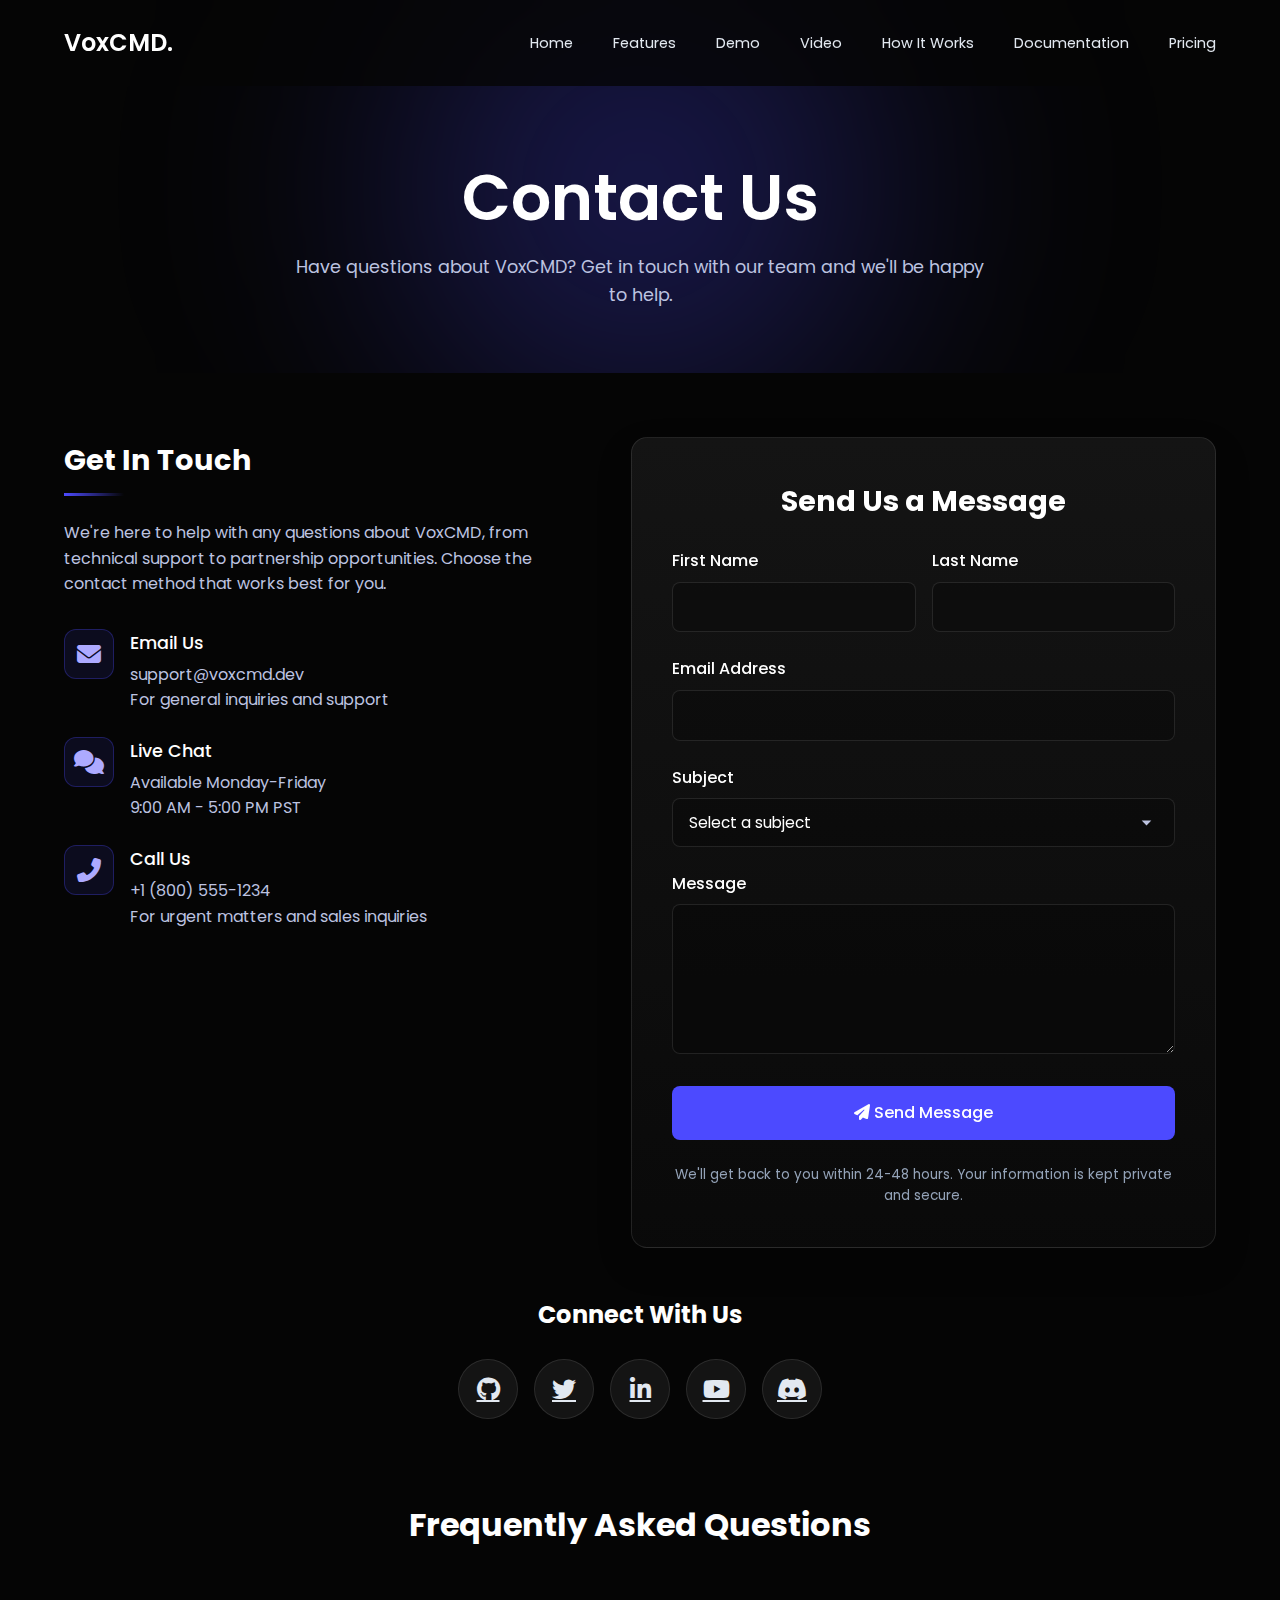
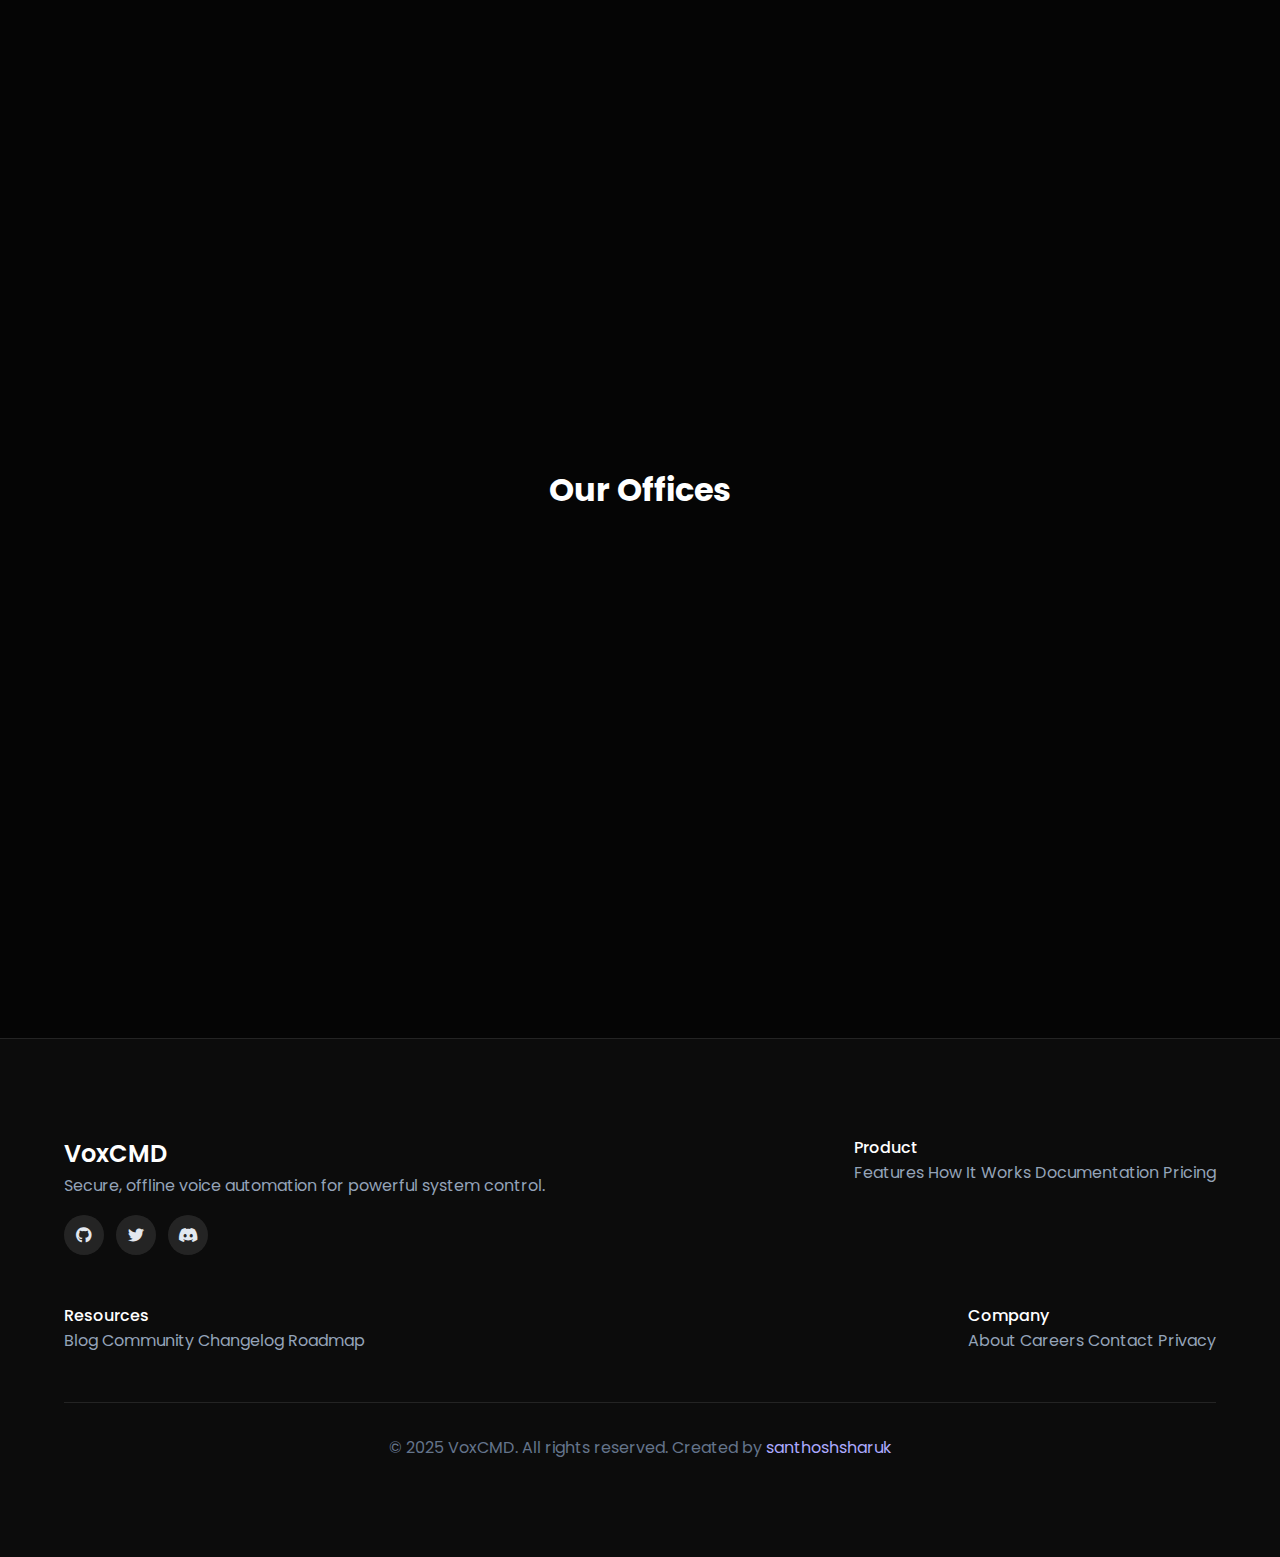
<file: contact.html>
<!DOCTYPE html>
<html lang="en">
<head>
    <meta charset="UTF-8">
    <meta name="viewport" content="width=device-width, initial-scale=1.0">
    <meta name="description" content="Contact the VoxCMD team for support, partnership inquiries, or general questions">
    <title>Contact Us | VoxCMD</title>
    <!-- Font Awesome for icons -->
    <link rel="stylesheet" href="https://cdnjs.cloudflare.com/ajax/libs/font-awesome/6.4.0/css/all.min.css">
    <!-- Google Fonts -->
    <link rel="preconnect" href="https://fonts.googleapis.com">
    <link rel="preconnect" href="https://fonts.gstatic.com" crossorigin>
    <link href="https://fonts.googleapis.com/css2?family=Poppins:wght@300;400;500;600;700&display=swap" rel="stylesheet">
    <style>
        /* Base Styles */
        * {
            margin: 0;
            padding: 0;
            box-sizing: border-box;
            font-family: 'Poppins', 'Inter', sans-serif;
        }

        body {
            background-color: #050505;
            color: #f1f5f9;
            line-height: 1.6;
            background-image: url('https://uploads-ssl.webflow.com/64b055180413346b393b33b0/64b055180413346b393b3424_bg-noise-black.png');
            background-size: cover;
            overflow-x: hidden;
        }

        /* Navigation */
        .navbar {
            display: flex;
            justify-content: space-between;
            align-items: center;
            padding: 1.5rem 5%;
            position: fixed;
            width: 100%;
            top: 0;
            z-index: 100;
            background-color: rgba(5, 5, 5, 0.8);
            backdrop-filter: blur(10px);
        }

        .logo {
            font-weight: 600;
            font-size: 1.5rem;
            color: #FFFFFF;
            text-decoration: none;
        }

        .nav-links {
            display: flex;
            gap: 2.5rem;
        }

        .nav-links a {
            color: #e2e8f0;
            text-decoration: none;
            font-weight: 400;
            transition: color 0.3s;
            font-size: 0.9rem;
        }
        
        .nav-links a:hover,
        .nav-links a.active {
            color: #FFFFFF;
        }

        .menu-btn { 
            display: none; 
            background: none; 
            border: none; 
            color: #e2e8f0; 
            font-size: 1.5rem; 
            cursor: pointer; 
            z-index: 101; 
        }

        /* Page Header */
        .page-header {
            min-height: 40vh;
            display: flex;
            flex-direction: column;
            justify-content: center;
            align-items: center;
            text-align: center;
            padding: 10rem 5% 4rem;
            position: relative;
            overflow: hidden;
        }
        
        .page-header::before {
            content: '';
            position: absolute;
            top: 50%;
            left: 50%;
            width: 900px;
            height: 900px;
            background: radial-gradient(circle, rgba(76, 74, 255, 0.35) 0%, rgba(76, 74, 255, 0) 60%);
            transform: translate(-50%, -50%);
            filter: blur(100px);
            z-index: -1;
        }

        .page-header h1 {
            font-size: clamp(2.5rem, 5vw, 4rem);
            font-weight: 600;
            margin-bottom: 1rem;
            line-height: 1.2;
            color: #FFFFFF;
        }

        .page-header p {
            font-size: clamp(1rem, 2vw, 1.1rem);
            max-width: 700px;
            color: #bdc3e0;
        }

        /* Main Content */
        .main-content {
            max-width: 1400px;
            margin: 0 auto;
            padding: 2rem 5% 6rem;
        }

        /* Contact Container */
        .contact-container {
            display: flex;
            gap: 4rem;
            margin-top: 2rem;
        }

        /* Contact Information */
        .contact-info {
            flex: 1;
        }

        .info-title {
            font-size: 1.8rem;
            color: #FFFFFF;
            margin-bottom: 1.5rem;
            position: relative;
            padding-bottom: 0.8rem;
        }

        .info-title::after {
            content: '';
            position: absolute;
            bottom: 0;
            left: 0;
            width: 60px;
            height: 3px;
            background: linear-gradient(90deg, #4c4aff, transparent);
        }

        .info-text {
            color: #bdc3e0;
            margin-bottom: 2rem;
            max-width: 500px;
        }

        .contact-methods {
            margin-top: 2rem;
        }

        .contact-method {
            display: flex;
            align-items: flex-start;
            margin-bottom: 1.5rem;
            transition: transform 0.3s ease;
        }

        .contact-method:hover {
            transform: translateX(5px);
        }

        .method-icon {
            width: 50px;
            height: 50px;
            border-radius: 12px;
            background-color: rgba(76, 74, 255, 0.1);
            border: 1px solid rgba(76, 74, 255, 0.3);
            display: flex;
            align-items: center;
            justify-content: center;
            margin-right: 1rem;
            color: #adaaff;
            font-size: 1.5rem;
            flex-shrink: 0;
        }

        .method-details h3 {
            color: #FFFFFF;
            font-size: 1.1rem;
            margin-bottom: 0.3rem;
            font-weight: 500;
        }

        .method-details p, .method-details a {
            color: #bdc3e0;
            text-decoration: none;
            transition: color 0.3s;
        }

        .method-details a:hover {
            color: #adaaff;
        }

        /* Contact Form */
        .contact-form {
            flex: 1;
            background: linear-gradient(180deg, rgba(30, 30, 30, 0.6) 0%, rgba(15, 15, 15, 0.5) 100%);
            border-radius: 16px;
            border: 1px solid rgba(255, 255, 255, 0.1);
            padding: 2.5rem;
            backdrop-filter: blur(10px);
            box-shadow: 0 15px 35px rgba(0, 0, 0, 0.2);
        }

        .form-title {
            font-size: 1.8rem;
            color: #FFFFFF;
            margin-bottom: 1.5rem;
            text-align: center;
        }

        .form-group {
            margin-bottom: 1.5rem;
        }

        .form-label {
            display: block;
            margin-bottom: 0.5rem;
            color: #FFFFFF;
            font-weight: 500;
        }

        .form-control {
            width: 100%;
            padding: 0.8rem 1rem;
            background-color: rgba(0, 0, 0, 0.2);
            border: 1px solid rgba(255, 255, 255, 0.1);
            border-radius: 8px;
            color: #FFFFFF;
            font-size: 0.95rem;
            transition: all 0.3s;
        }

        .form-control:focus {
            outline: none;
            border-color: rgba(76, 74, 255, 0.5);
            box-shadow: 0 0 0 3px rgba(76, 74, 255, 0.2);
        }

        textarea.form-control {
            min-height: 150px;
            resize: vertical;
        }

        .form-row {
            display: flex;
            gap: 1rem;
        }

        .form-row .form-group {
            flex: 1;
        }

        .form-select {
            appearance: none;
            background-image: url("data:image/svg+xml,%3Csvg xmlns='http://www.w3.org/2000/svg' viewBox='0 0 24 24' fill='%23bdc3e0'%3E%3Cpath d='M7 10l5 5 5-5z'/%3E%3C/svg%3E");
            background-repeat: no-repeat;
            background-position: right 1rem center;
            background-size: 1.5em;
        }

        .btn-submit {
            background-color: #4c4aff;
            color: white;
            border: none;
            border-radius: 8px;
            padding: 0.9rem 2rem;
            font-size: 1rem;
            font-weight: 500;
            cursor: pointer;
            transition: all 0.3s;
            display: block;
            width: 100%;
            margin-top: 0.5rem;
        }

        .btn-submit:hover {
            background-color: #3c3acf;
            transform: translateY(-2px);
            box-shadow: 0 10px 20px rgba(76, 74, 255, 0.3);
        }

        .form-note {
            font-size: 0.85rem;
            color: #94a3b8;
            text-align: center;
            margin-top: 1.5rem;
        }

        /* Social Links */
        .social-connect {
            margin-top: 3rem;
            text-align: center;
        }

        .social-title {
            font-size: 1.5rem;
            color: #FFFFFF;
            margin-bottom: 1.5rem;
        }

        .social-links {
            display: flex;
            justify-content: center;
            gap: 1rem;
        }

        .social-link {
            width: 60px;
            height: 60px;
            border-radius: 50%;
            background-color: rgba(30, 30, 30, 0.6);
            border: 1px solid rgba(255, 255, 255, 0.1);
            display: flex;
            align-items: center;
            justify-content: center;
            color: #e2e8f0;
            font-size: 1.5rem;
            transition: all 0.3s;
        }

        .social-link:hover {
            transform: translateY(-5px);
            background-color: #FFFFFF;
            color: #050505;
            box-shadow: 0 10px 20px rgba(255, 255, 255, 0.2);
        }

        /* FAQ Section */
        .faq-section {
            margin-top: 5rem;
        }

        .faq-title {
            font-size: 2rem;
            color: #FFFFFF;
            text-align: center;
            margin-bottom: 2.5rem;
        }

        .faq-container {
            max-width: 900px;
            margin: 0 auto;
        }

        .faq-item {
            background: linear-gradient(180deg, rgba(30, 30, 30, 0.6) 0%, rgba(15, 15, 15, 0.5) 100%);
            border-radius: 12px;
            border: 1px solid rgba(255, 255, 255, 0.1);
            margin-bottom: 1rem;
            overflow: hidden;
        }

        .faq-question {
            padding: 1.2rem 1.5rem;
            color: #FFFFFF;
            font-weight: 500;
            display: flex;
            justify-content: space-between;
            align-items: center;
            cursor: pointer;
            user-select: none;
        }

        .faq-question:hover {
            background-color: rgba(76, 74, 255, 0.1);
        }

        .faq-question i {
            font-size: 1.2rem;
            transition: transform 0.3s;
        }

        .faq-answer {
            padding: 0 1.5rem;
            max-height: 0;
            overflow: hidden;
            transition: max-height 0.3s ease, padding 0.3s ease;
            color: #bdc3e0;
        }

        .faq-item.active .faq-question i {
            transform: rotate(180deg);
        }

        .faq-item.active .faq-answer {
            padding: 0 1.5rem 1.5rem;
            max-height: 300px;
        }

        /* Office Locations */
        .offices-section {
            margin-top: 5rem;
        }

        .offices-title {
            font-size: 2rem;
            color: #FFFFFF;
            text-align: center;
            margin-bottom: 2.5rem;
        }

        .offices-container {
            display: flex;
            flex-wrap: wrap;
            justify-content: center;
            gap: 2rem;
        }

        .office-card {
            background: linear-gradient(180deg, rgba(30, 30, 30, 0.6) 0%, rgba(15, 15, 15, 0.5) 100%);
            border-radius: 16px;
            border: 1px solid rgba(255, 255, 255, 0.1);
            overflow: hidden;
            width: 320px;
            transition: transform 0.3s, box-shadow 0.3s;
        }

        .office-card:hover {
            transform: translateY(-10px);
            box-shadow: 0 15px 30px rgba(0, 0, 0, 0.3);
            border-color: rgba(76, 74, 255, 0.3);
        }

        .office-image {
            height: 180px;
            background-size: cover;
            background-position: center;
        }

        .office-sf {
            background-image: url('https://images.unsplash.com/photo-1501594907352-04cda38ebc29?ixlib=rb-4.0.3&ixid=M3wxMjA3fDB8MHxzZWFyY2h8M3x8c2FuJTIwZnJhbmNpc2NvfGVufDB8fDB8fHww&auto=format&fit=crop&w=500&q=60');
        }

        .office-nyc {
            background-image: url('https://images.unsplash.com/photo-1496442226666-8d4d0e62e6e9?ixlib=rb-4.0.3&ixid=M3wxMjA3fDB8MHxzZWFyY2h8M3x8bmV3JTIweW9ya3xlbnwwfHwwfHx8MA%3D%3D&auto=format&fit=crop&w=500&q=60');
        }

        .office-london {
            background-image: url('https://images.unsplash.com/photo-1533929736458-ca588d08c8be?ixlib=rb-4.0.3&ixid=M3wxMjA3fDB8MHxzZWFyY2h8NHx8bG9uZG9ufGVufDB8fDB8fHww&auto=format&fit=crop&w=500&q=60');
        }

        .office-info {
            padding: 1.5rem;
        }

        .office-city {
            font-size: 1.2rem;
            font-weight: 600;
            color: #FFFFFF;
            margin-bottom: 0.5rem;
        }

        .office-address {
            color: #bdc3e0;
            margin-bottom: 1rem;
        }

        .office-phone {
            color: #adaaff;
            display: block;
            margin-top: 0.5rem;
            text-decoration: none;
        }

        .office-phone:hover {
            text-decoration: underline;
        }

        /* Success/Error Message */
        .form-message {
            padding: 1rem;
            border-radius: 8px;
            margin-bottom: 1.5rem;
            display: none;
        }

        .form-message.success {
            background-color: rgba(80, 250, 123, 0.1);
            border: 1px solid rgba(80, 250, 123, 0.3);
            color: #50fa7b;
        }

        .form-message.error {
            background-color: rgba(255, 74, 74, 0.1);
            border: 1px solid rgba(255, 74, 74, 0.3);
            color: #ff4a4a;
        }

        /* Mobile Responsiveness */
        @media (max-width: 992px) {
            .contact-container {
                flex-direction: column;
            }
            
            .contact-form {
                width: 100%;
            }
        }

        @media (max-width: 768px) {
            .navbar { padding: 1rem 5%; }
            .nav-links { display: none; position: fixed; top: 0; left: 0; width: 100%; height: 100vh; background-color: rgba(5, 5, 5, 0.95); flex-direction: column; justify-content: center; align-items: center; gap: 2rem; backdrop-filter: blur(10px); }
            .nav-links.active { display: flex; }
            .menu-btn { display: block; }
            
            .page-header {
                padding-top: 8rem;
                min-height: 30vh;
            }
            
            .form-row {
                flex-direction: column;
                gap: 0;
            }
        }

        /* Footer */
        .footer { padding: 6rem 5%; background-color: #0c0c0c; border-top: 1px solid rgba(255, 255, 255, 0.1); }
        .footer-content { display: flex; justify-content: space-between; flex-wrap: wrap; gap: 3rem; }
        .footer-brand p { color: #94a3b8; }
        .footer-links-group h4 { color: #FFFFFF; font-weight: 500; }
        .footer-links-group a { color: #94a3b8; text-decoration: none; transition: color 0.3s; }
        .footer-links-group a:hover { color: #FFFFFF; }
        .footer-bottom { color: #64748b; text-align: center; margin-top: 3rem; border-top: 1px solid rgba(255,255,255,0.1); padding-top: 2rem; }
        .footer-bottom a { color: #adaaff; text-decoration: none; }
        .social-links-footer { margin-top: 1rem; display: flex; gap: 0.75rem;}
        .social-link-footer { width: 40px; height: 40px; border-radius: 50%; background-color: rgba(255,255,255,0.1); color: #e2e8f0; display: flex; align-items: center; justify-content: center; text-decoration: none; transition: all 0.3s; }
        .social-link-footer:hover { background-color: #FFFFFF; color: #050505; }
    </style>
</head>
<body>
    <!-- Navigation -->
    <nav class="navbar">
        <div class="logo">VoxCMD.</div>
        <div class="nav-links" id="navLinks">
            <a href="index.html">Home</a>
            <a href="features.html">Features</a>
            <a href="demo.html">Demo</a>
            <a href="video.html">Video</a>
            <a href="howitworks.html">How It Works</a>
            <a href="documentation.html">Documentation</a>
            
            <a href="pricing.html">Pricing</a>
        </div>
        
        <button class="menu-btn" id="menuBtn">
            <i class="fas fa-bars"></i>
        </button>
    </nav>

    <!-- Page Header -->
    <section class="page-header">
        <h1>Contact Us</h1>
        <p>Have questions about VoxCMD? Get in touch with our team and we'll be happy to help.</p>
    </section>

    <!-- Main Content -->
    <div class="main-content">
        <!-- Contact Container -->
        <div class="contact-container">
            <!-- Contact Information -->
            <div class="contact-info">
                <h2 class="info-title">Get In Touch</h2>
                <p class="info-text">We're here to help with any questions about VoxCMD, from technical support to partnership opportunities. Choose the contact method that works best for you.</p>
                
                <div class="contact-methods">
                    <div class="contact-method">
                        <div class="method-icon">
                            <i class="fas fa-envelope"></i>
                        </div>
                        <div class="method-details">
                            <h3>Email Us</h3>
                            <a href="mailto:support@voxcmd.dev">support@voxcmd.dev</a>
                            <p>For general inquiries and support</p>
                        </div>
                    </div>
                    
                    <div class="contact-method">
                        <div class="method-icon">
                            <i class="fas fa-comments"></i>
                        </div>
                        <div class="method-details">
                            <h3>Live Chat</h3>
                            <p>Available Monday-Friday</p>
                            <p>9:00 AM - 5:00 PM PST</p>
                        </div>
                    </div>
                    
                    <div class="contact-method">
                        <div class="method-icon">
                            <i class="fas fa-phone-alt"></i>
                        </div>
                        <div class="method-details">
                            <h3>Call Us</h3>
                            <a href="tel:+18005551234">+1 (800) 555-1234</a>
                            <p>For urgent matters and sales inquiries</p>
                        </div>
                    </div>
                    
                    <div class="contact-method">
                        <div class="method-icon">
                            <i class="fab fa-discord"></i>
                        </div>
                        <div class="method-details">
                            <h3>Join Our Discord</h3>
                            <a href="#" target="_blank">VoxCMD Community</a>
                            <p>For community support and discussions</p>
                        </div>
                    </div>
                </div>
            </div>
            
            <!-- Contact Form -->
            <div class="contact-form">
                <h2 class="form-title">Send Us a Message</h2>
                
                <!-- Success/Error Messages -->
                <div class="form-message success" id="successMessage">
                    <i class="fas fa-check-circle"></i> Your message has been sent successfully. We'll get back to you soon.
                </div>
                
                <div class="form-message error" id="errorMessage">
                    <i class="fas fa-exclamation-circle"></i> There was an error sending your message. Please try again.
                </div>
                
                <form id="contactForm">
                    <div class="form-row">
                        <div class="form-group">
                            <label for="firstName" class="form-label">First Name</label>
                            <input type="text" id="firstName" class="form-control" required>
                        </div>
                        
                        <div class="form-group">
                            <label for="lastName" class="form-label">Last Name</label>
                            <input type="text" id="lastName" class="form-control" required>
                        </div>
                    </div>
                    
                    <div class="form-group">
                        <label for="email" class="form-label">Email Address</label>
                        <input type="email" id="email" class="form-control" required>
                    </div>
                    
                    <div class="form-group">
                        <label for="subject" class="form-label">Subject</label>
                        <select id="subject" class="form-control form-select" required>
                            <option value="" selected disabled>Select a subject</option>
                            <option value="technical-support">Technical Support</option>
                            <option value="feature-request">Feature Request</option>
                            <option value="partnership">Partnership Inquiry</option>
                            <option value="billing">Billing Question</option>
                            <option value="general">General Inquiry</option>
                        </select>
                    </div>
                    
                    <div class="form-group">
                        <label for="message" class="form-label">Message</label>
                        <textarea id="message" class="form-control" rows="5" required></textarea>
                    </div>
                    
                    <button type="submit" class="btn-submit">
                        <i class="fas fa-paper-plane"></i> Send Message
                    </button>
                    
                    <p class="form-note">We'll get back to you within 24-48 hours. Your information is kept private and secure.</p>
                </form>
            </div>
        </div>
        
        <!-- Social Connect -->
        <div class="social-connect">
            <h2 class="social-title">Connect With Us</h2>
            <div class="social-links">
                <a href="#" class="social-link" aria-label="GitHub">
                    <i class="fab fa-github"></i>
                </a>
                <a href="#" class="social-link" aria-label="Twitter">
                    <i class="fab fa-twitter"></i>
                </a>
                <a href="#" class="social-link" aria-label="LinkedIn">
                    <i class="fab fa-linkedin-in"></i>
                </a>
                <a href="#" class="social-link" aria-label="YouTube">
                    <i class="fab fa-youtube"></i>
                </a>
                <a href="#" class="social-link" aria-label="Discord">
                    <i class="fab fa-discord"></i>
                </a>
            </div>
        </div>
        
        <!-- FAQ Section -->
        <div class="faq-section">
            <h2 class="faq-title">Frequently Asked Questions</h2>
            <div class="faq-container">
                <div class="faq-item">
                    <div class="faq-question">
                        What's the best way to get technical support?
                        <i class="fas fa-chevron-down"></i>
                    </div>
                    <div class="faq-answer">
                        <p>For technical support, you have several options. The fastest is often our Discord community where both team members and experienced users can help. For official support, use the contact form on this page or email support@voxcmd.dev with details about your issue. For premium users, we offer priority email and phone support.</p>
                    </div>
                </div>
                
                <div class="faq-item">
                    <div class="faq-question">
                        How can I request a new feature?
                        <i class="fas fa-chevron-down"></i>
                    </div>
                    <div class="faq-answer">
                        <p>We welcome feature requests! The best way to submit them is through our GitHub repository where you can create a detailed feature request. This allows the community to discuss and vote on features. Alternatively, you can use the contact form on this page with the subject "Feature Request" to send your ideas directly to our product team.</p>
                    </div>
                </div>
                
                <div class="faq-item">
                    <div class="faq-question">
                        I'm interested in partnering with VoxCMD. Who should I contact?
                        <i class="fas fa-chevron-down"></i>
                    </div>
                    <div class="faq-answer">
                        <p>For partnership inquiries, please email partnerships@voxcmd.dev with details about your organization and the nature of the partnership you're interested in. Our partnerships team will get back to you within 2-3 business days to discuss potential collaboration opportunities.</p>
                    </div>
                </div>
                
                <div class="faq-item">
                    <div class="faq-question">
                        Do you offer educational or non-profit discounts?
                        <i class="fas fa-chevron-down"></i>
                    </div>
                    <div class="faq-answer">
                        <p>Yes! We offer special pricing for educational institutions, non-profit organizations, and open-source projects. Please contact our sales team at sales@voxcmd.dev with verification of your status, and we'll provide information about our discount programs and eligibility requirements.</p>
                    </div>
                </div>
                
                <div class="faq-item">
                    <div class="faq-question">
                        How can I report a bug or security issue?
                        <i class="fas fa-chevron-down"></i>
                    </div>
                    <div class="faq-answer">
                        <p>For general bugs, please report them on our GitHub repository with steps to reproduce the issue. For security vulnerabilities, please email security@voxcmd.dev directly instead of posting publicly. We take security issues very seriously and will respond promptly to all reports.</p>
                    </div>
                </div>
            </div>
        </div>
        
        <!-- Office Locations -->
        <div class="offices-section">
            <h2 class="offices-title">Our Offices</h2>
            <div class="offices-container">
                <div class="office-card">
                    <div class="office-image office-sf"></div>
                    <div class="office-info">
                        <h3 class="office-city">San Francisco</h3>
                        <p class="office-address">
                            123 Innovation Street<br>
                            San Francisco, CA 94105<br>
                            United States
                        </p>
                        <a href="tel:+14155551234" class="office-phone">+1 (415) 555-1234</a>
                    </div>
                </div>
                
                <div class="office-card">
                    <div class="office-image office-nyc"></div>
                    <div class="office-info">
                        <h3 class="office-city">New York</h3>
                        <p class="office-address">
                            456 Tech Avenue<br>
                            New York, NY 10001<br>
                            United States
                        </p>
                        <a href="tel:+12125551234" class="office-phone">+1 (212) 555-1234</a>
                    </div>
                </div>
                
                <div class="office-card">
                    <div class="office-image office-london"></div>
                    <div class="office-info">
                        <h3 class="office-city">London</h3>
                        <p class="office-address">
                            789 Digital Lane<br>
                            London, EC2A 4PY<br>
                            United Kingdom
                        </p>
                        <a href="tel:+442012345678" class="office-phone">+44 (20) 1234-5678</a>
                    </div>
                </div>
            </div>
        </div>
    </div>

    <!-- Footer -->
    <footer class="footer">
        <div class="footer-content">
            <div class="footer-brand">
                <a href="index.html" class="logo">VoxCMD</a>
                <p>Secure, offline voice automation for powerful system control.</p>
                <div class="social-links-footer">
                    <a href="#" class="social-link-footer" aria-label="GitHub"><i class="fab fa-github"></i></a>
                    <a href="#" class="social-link-footer" aria-label="Twitter"><i class="fab fa-twitter"></i></a>
                    <a href="#" class="social-link-footer" aria-label="Discord"><i class="fab fa-discord"></i></a>
                </div>
            </div>
            
            <div class="footer-links-group">
                <h4>Product</h4>
                <a href="features.html">Features</a>
                <a href="howitworks.html">How It Works</a>
                <a href="documentation.html">Documentation</a>
                <a href="pricing.html">Pricing</a>
            </div>
            
            <div class="footer-links-group">
                <h4>Resources</h4>
                <a href="#">Blog</a>
                <a href="#">Community</a>
                <a href="#">Changelog</a>
                <a href="#">Roadmap</a>
            </div>
            
            <div class="footer-links-group">
                <h4>Company</h4>
                <a href="#">About</a>
                <a href="#">Careers</a>
                <a href="contact.html">Contact</a>
                <a href="#">Privacy</a>
            </div>
        </div>
        <div class="footer-bottom">
            <p>© 2025 VoxCMD. All rights reserved. Created by <a href="#">santhoshsharuk</a></p>
        </div>
    </footer>

    <!-- JavaScript -->
    <script>
        // Mobile menu toggle
        const menuBtn = document.getElementById('menuBtn');
        const navLinks = document.getElementById('navLinks');
        
        if (menuBtn && navLinks) {
            menuBtn.addEventListener('click', () => {
                navLinks.classList.toggle('active');
                menuBtn.innerHTML = navLinks.classList.contains('active') 
                    ? '<i class="fas fa-times"></i>' 
                    : '<i class="fas fa-bars"></i>';
            });
        }

        // FAQ toggles
        const faqItems = document.querySelectorAll('.faq-item');
        
        faqItems.forEach(item => {
            const question = item.querySelector('.faq-question');
            
            question.addEventListener('click', () => {
                // Close all other items
                faqItems.forEach(otherItem => {
                    if (otherItem !== item) {
                        otherItem.classList.remove('active');
                    }
                });
                
                // Toggle current item
                item.classList.toggle('active');
            });
        });

        // Contact form handling
        const contactForm = document.getElementById('contactForm');
        const successMessage = document.getElementById('successMessage');
        const errorMessage = document.getElementById('errorMessage');
        
        if (contactForm) {
            contactForm.addEventListener('submit', function(e) {
                e.preventDefault();
                
                // Hide any existing messages
                successMessage.style.display = 'none';
                errorMessage.style.display = 'none';
                
                // Simulate form submission (replace with actual form handling)
                const formData = {
                    firstName: document.getElementById('firstName').value,
                    lastName: document.getElementById('lastName').value,
                    email: document.getElementById('email').value,
                    subject: document.getElementById('subject').value,
                    message: document.getElementById('message').value
                };
                
                // Validate form data
                if (!formData.firstName || !formData.lastName || !formData.email || !formData.subject || !formData.message) {
                    errorMessage.style.display = 'block';
                    return;
                }
                
                // Simulate successful submission
                setTimeout(() => {
                    // Show success message
                    successMessage.style.display = 'block';
                    
                    // Reset form
                    contactForm.reset();
                    
                    // Scroll to message
                    successMessage.scrollIntoView({ behavior: 'smooth', block: 'center' });
                }, 1000);
                
                // In a real implementation, you would send the form data to your server here
                console.log('Form submitted with data:', formData);
            });
        }
        
        // Animate elements when scrolled into view
        const observerOptions = {
            root: null,
            rootMargin: '0px',
            threshold: 0.1
        };
        
        const observer = new IntersectionObserver((entries) => {
            entries.forEach(entry => {
                if (entry.isIntersecting) {
                    entry.target.classList.add('visible');
                }
            });
        }, observerOptions);
        
        // Observe elements with animation
        document.querySelectorAll('.contact-method, .office-card, .faq-item').forEach(el => {
            el.style.opacity = '0';
            el.style.transform = 'translateY(20px)';
            el.style.transition = 'opacity 0.5s ease, transform 0.5s ease';
            
            observer.observe(el);
        });
        
        // Add visible class when observed
        document.addEventListener('DOMContentLoaded', () => {
            setTimeout(() => {
                document.querySelectorAll('.contact-method, .office-card, .faq-item').forEach(el => {
                    if (el.getBoundingClientRect().top < window.innerHeight) {
                        el.style.opacity = '1';
                        el.style.transform = 'translateY(0)';
                    }
                });
            }, 300);
        });
    </script>
</body>
</html>
</file>
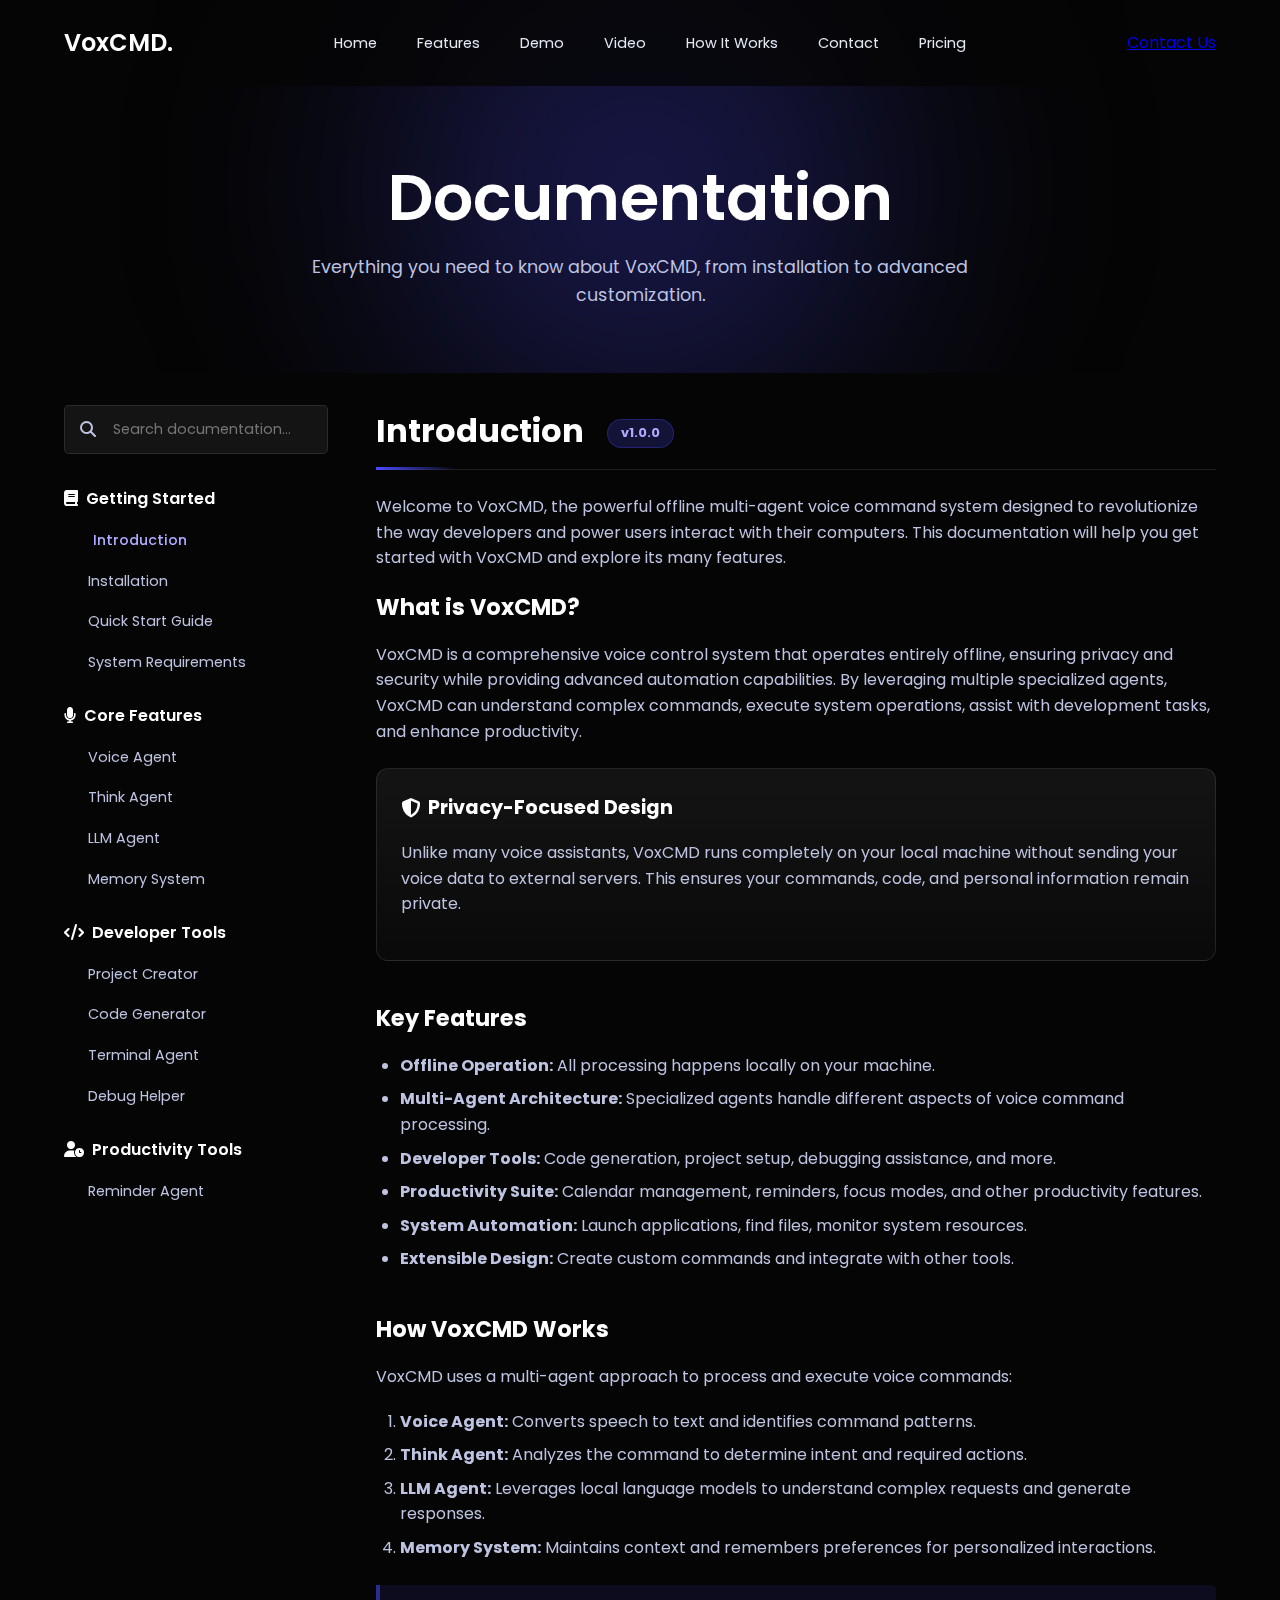
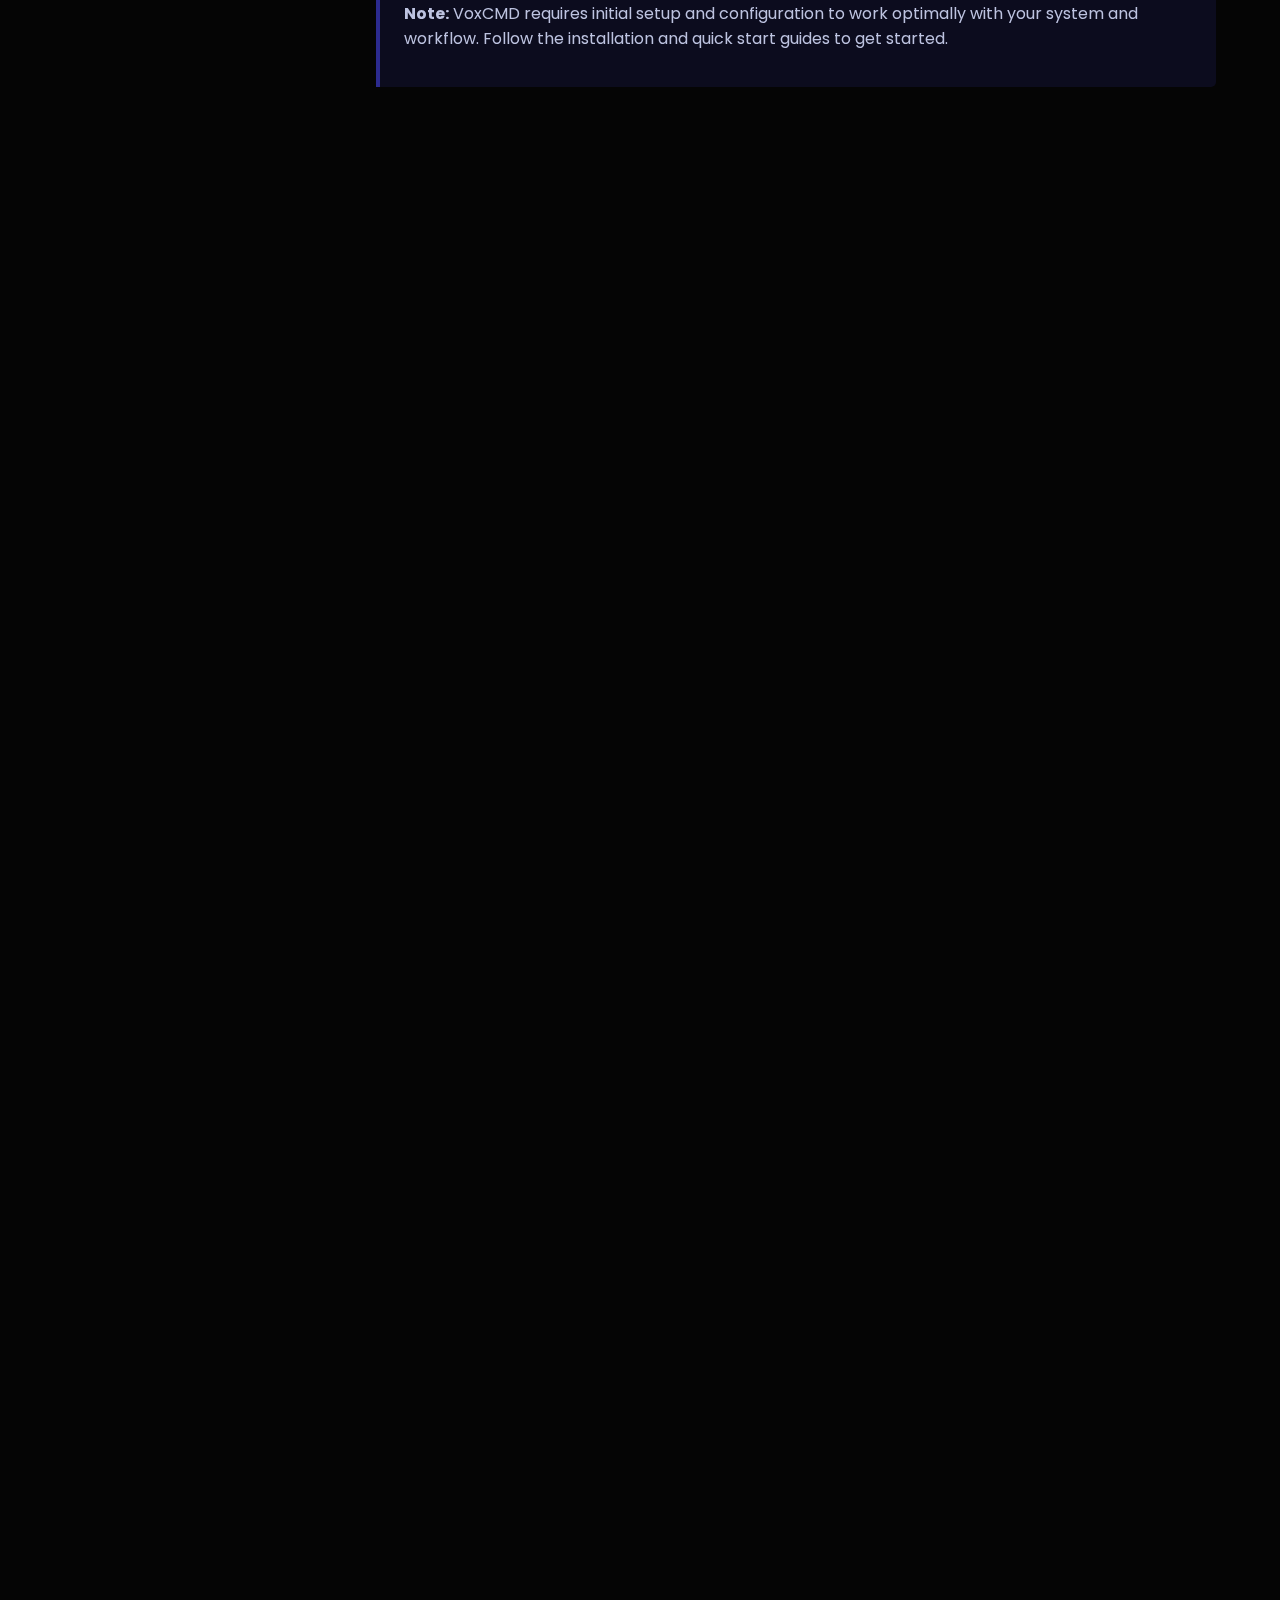
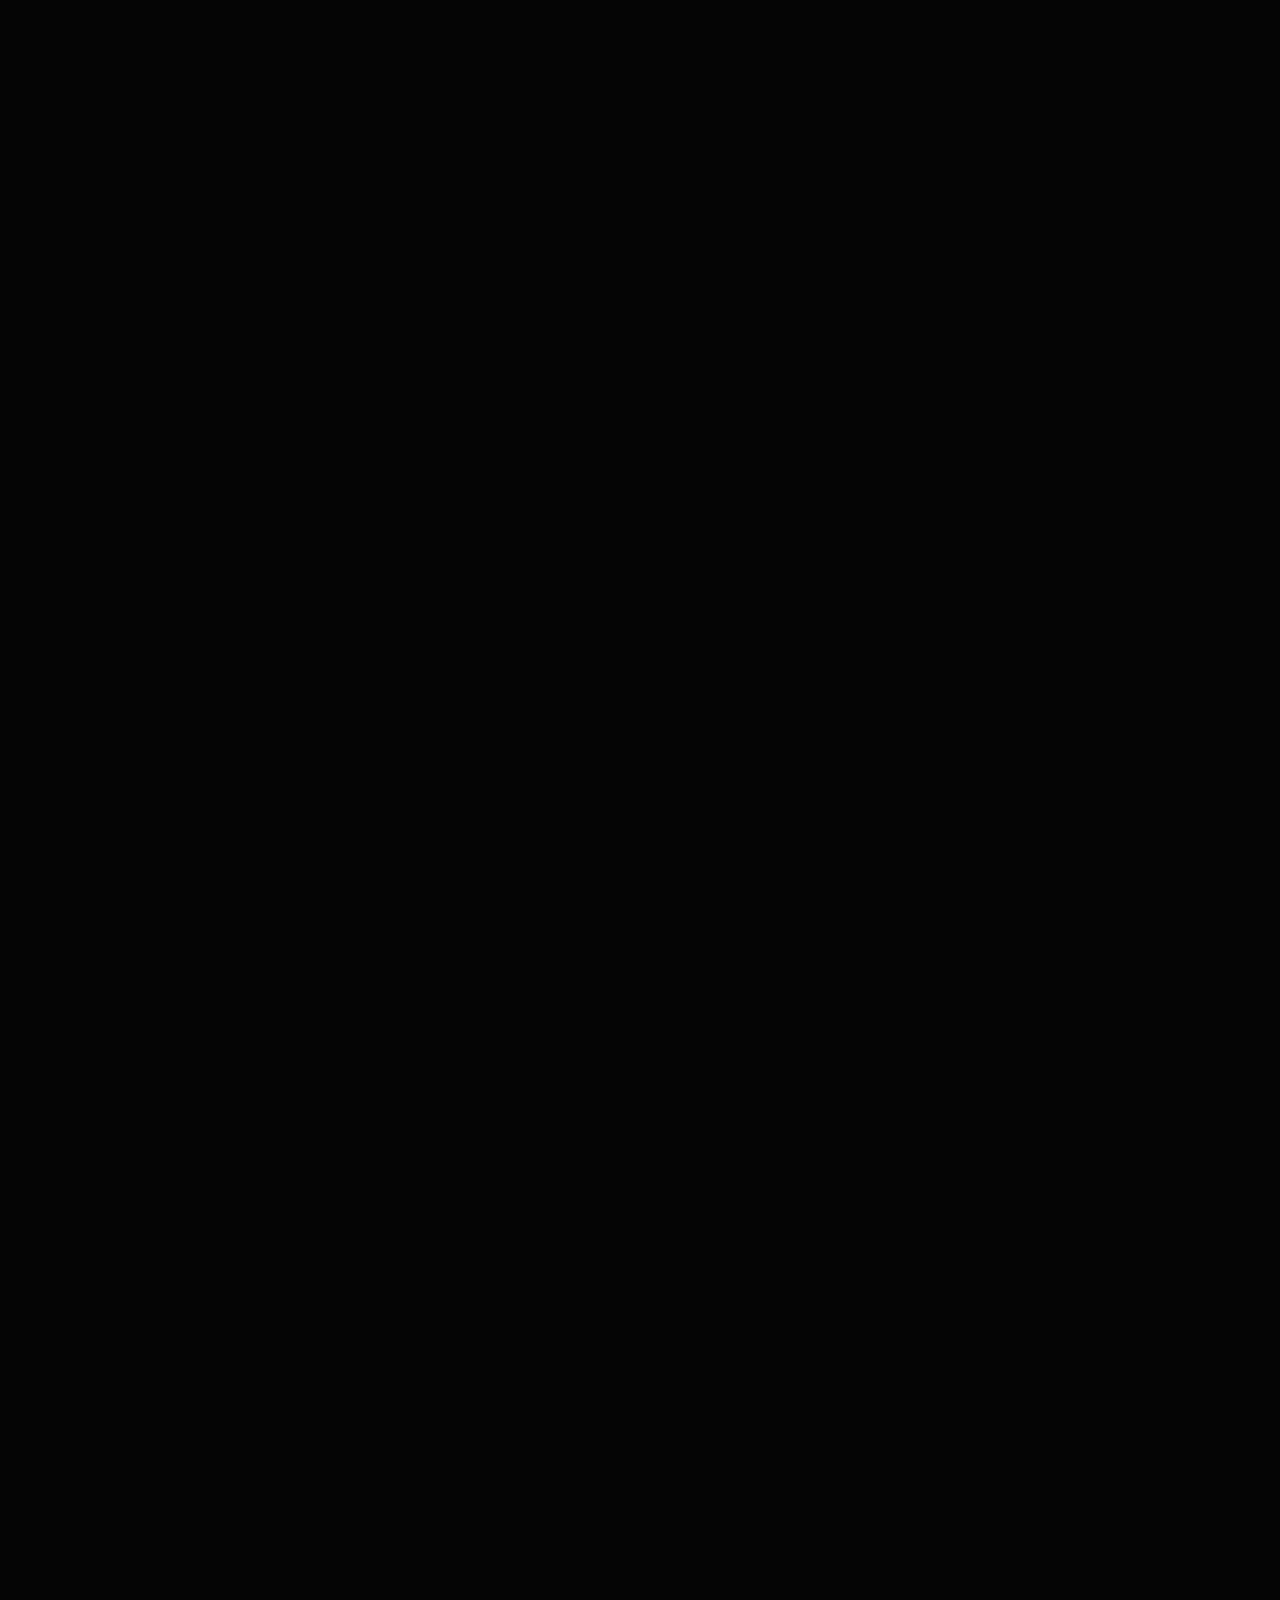
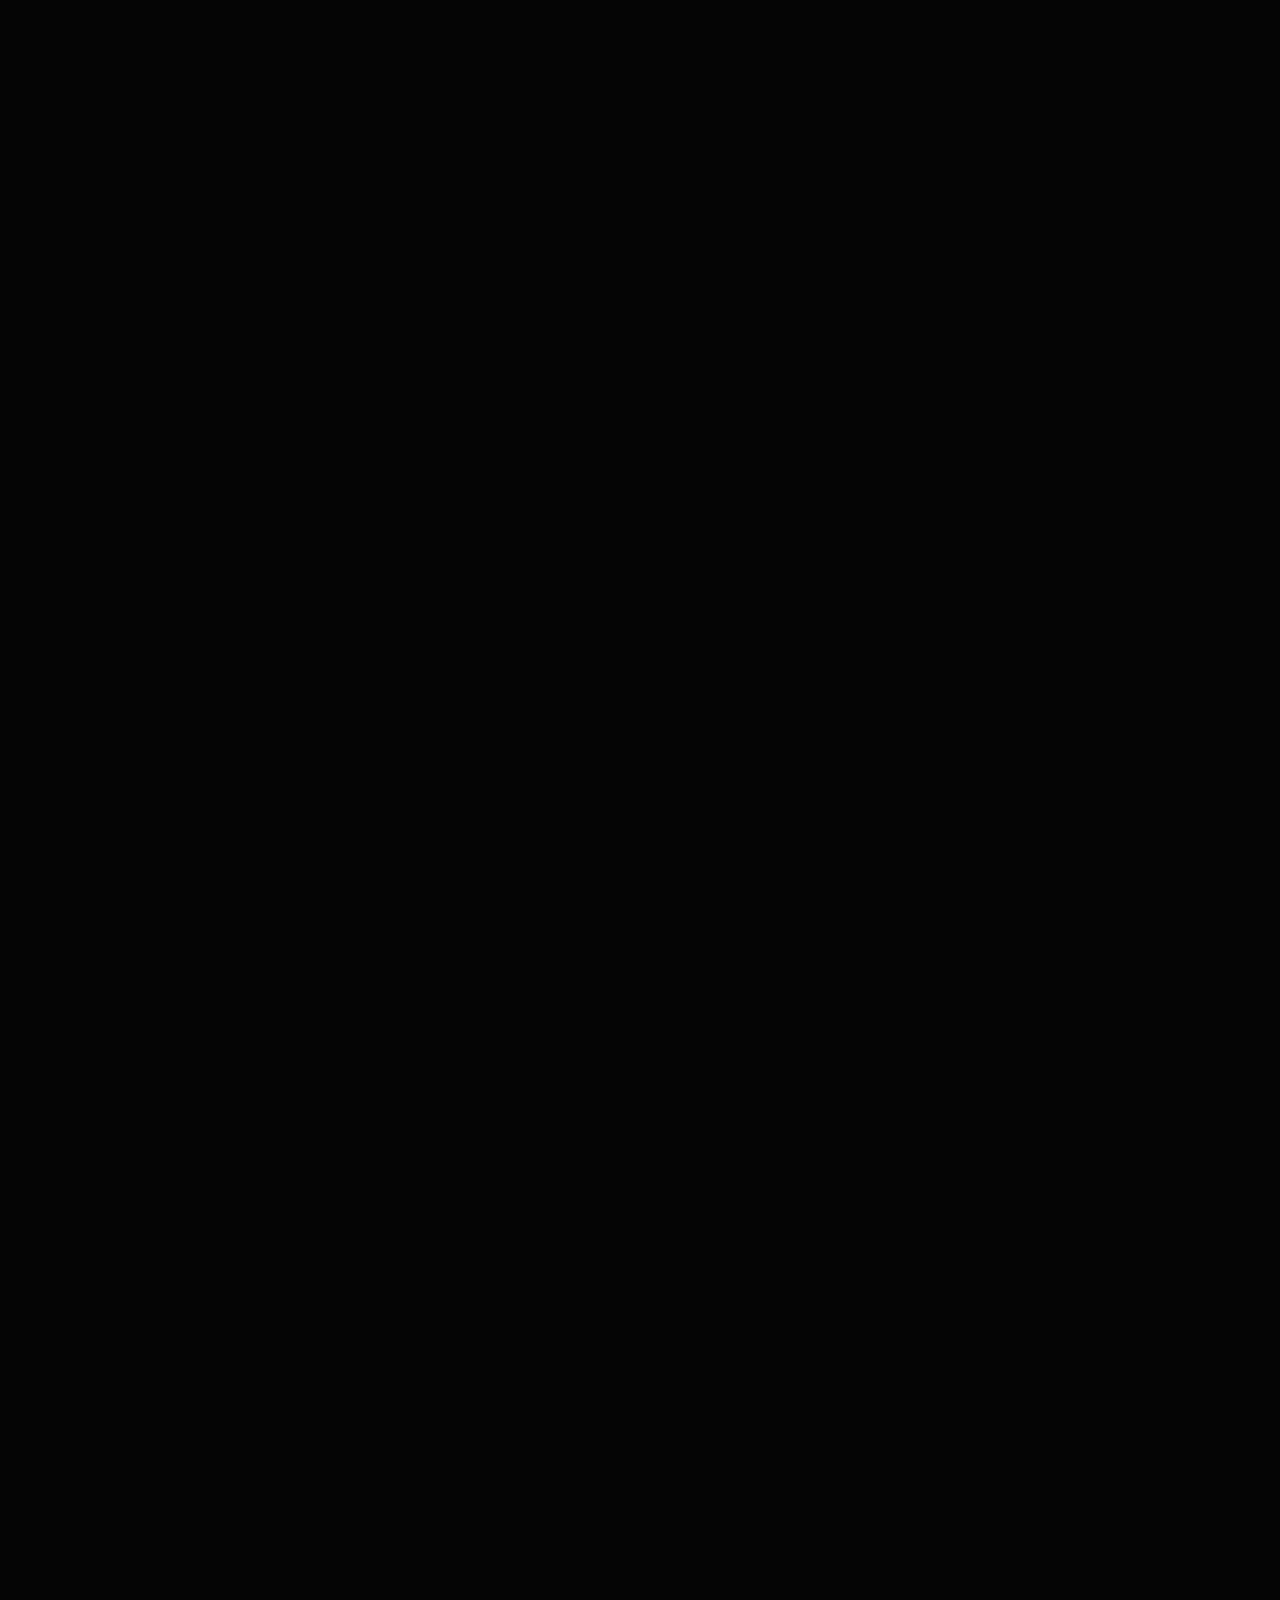
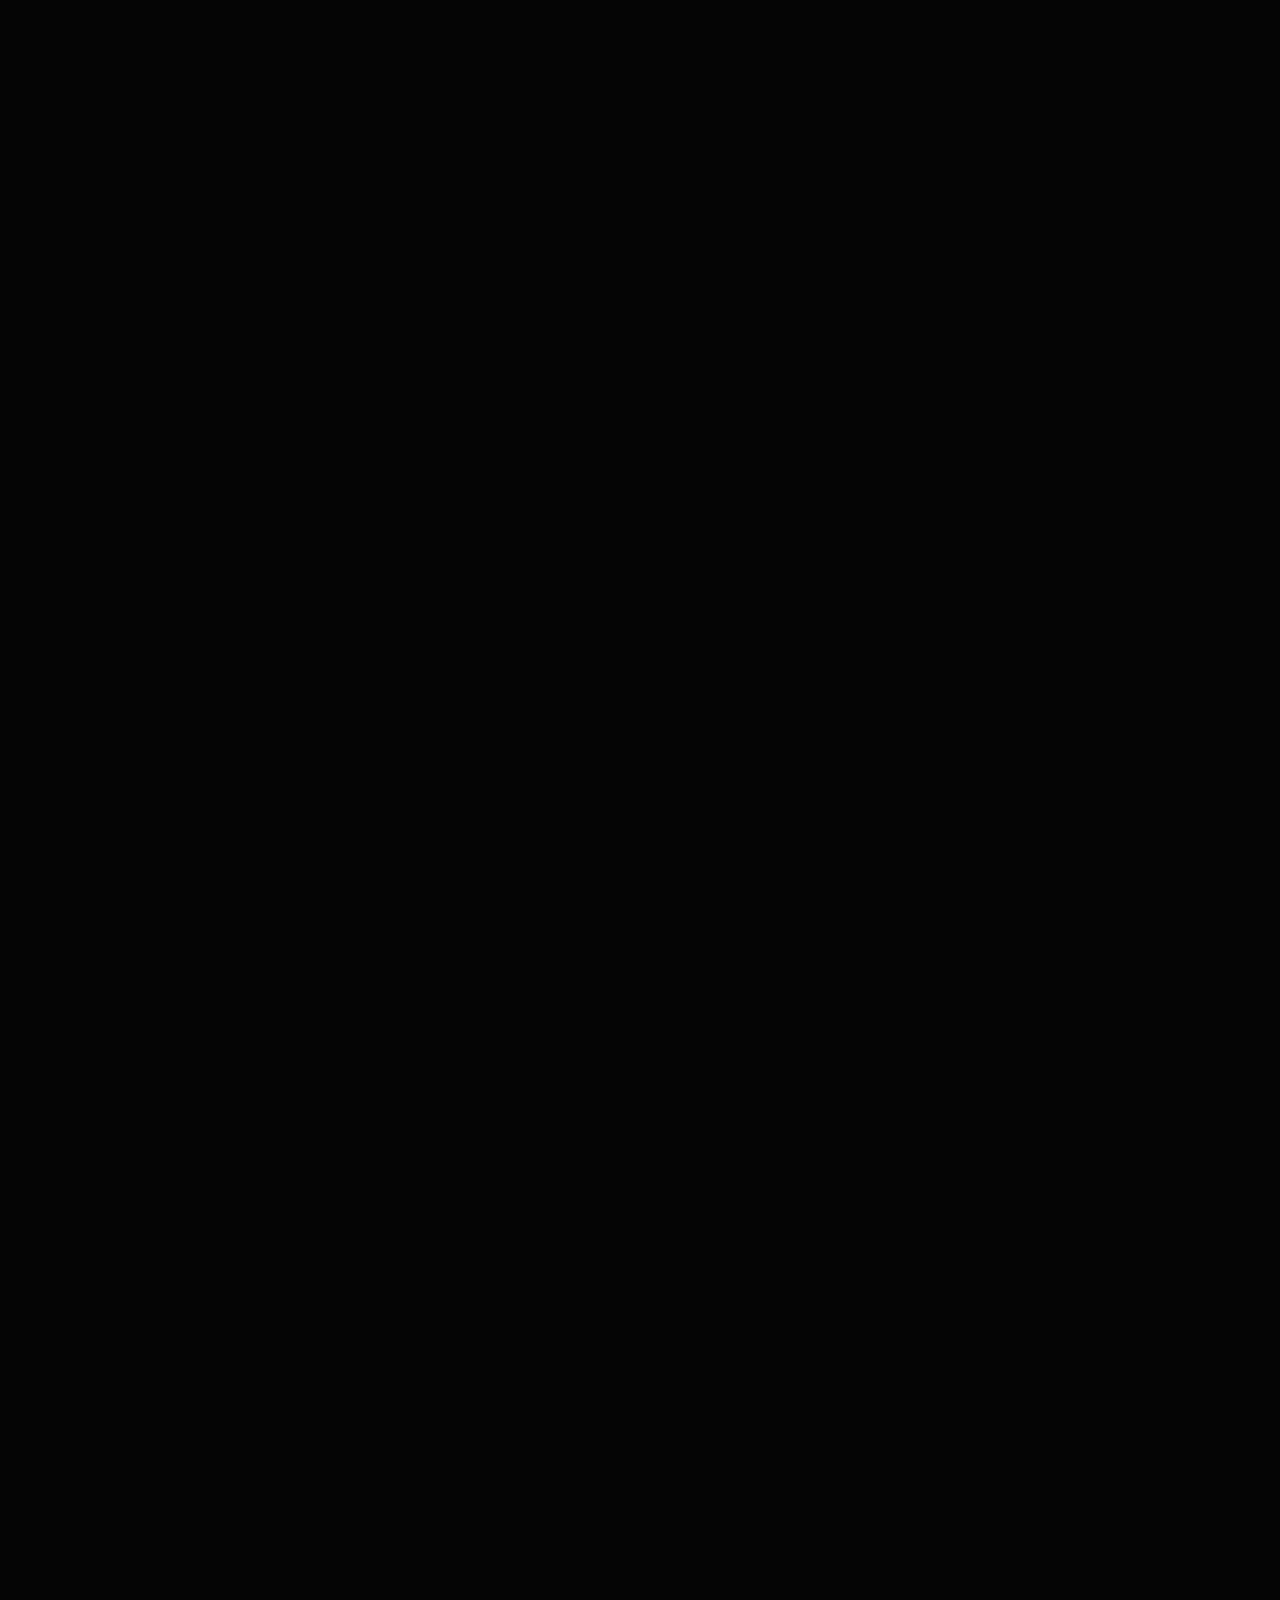
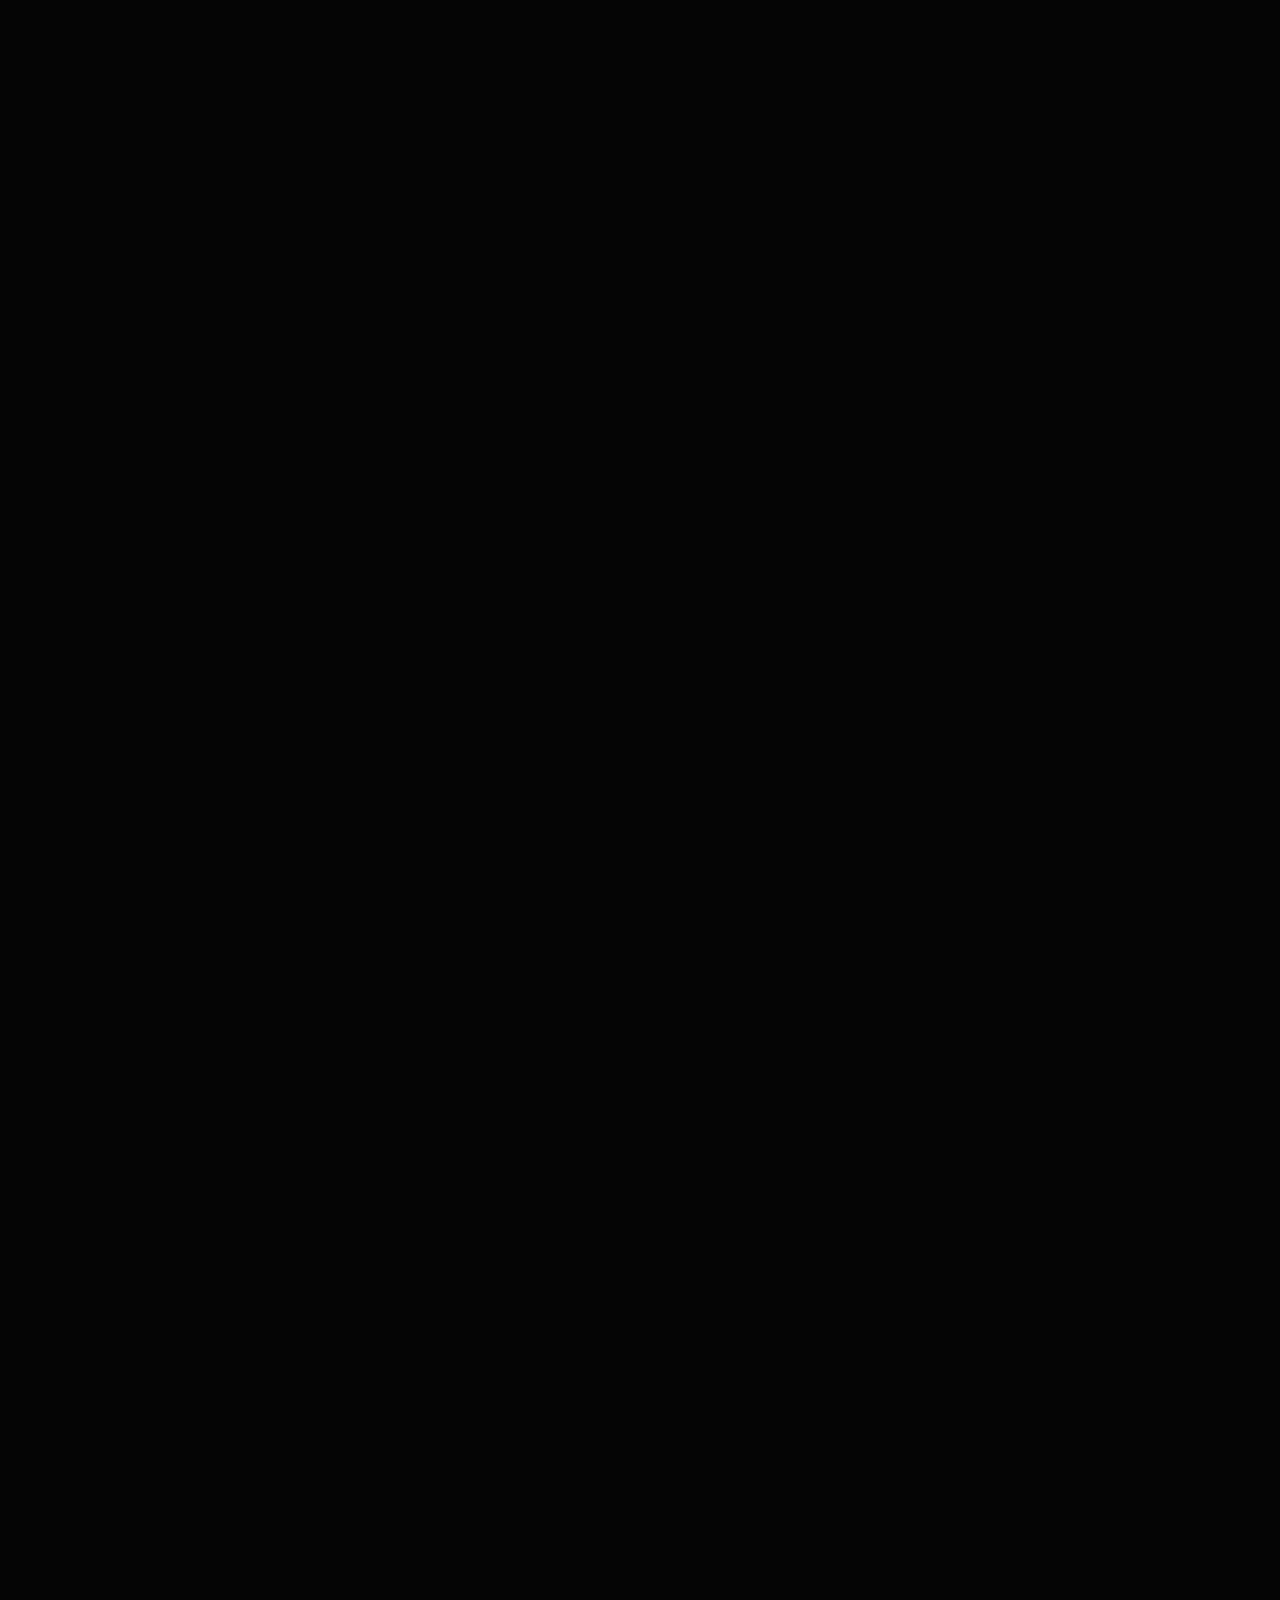
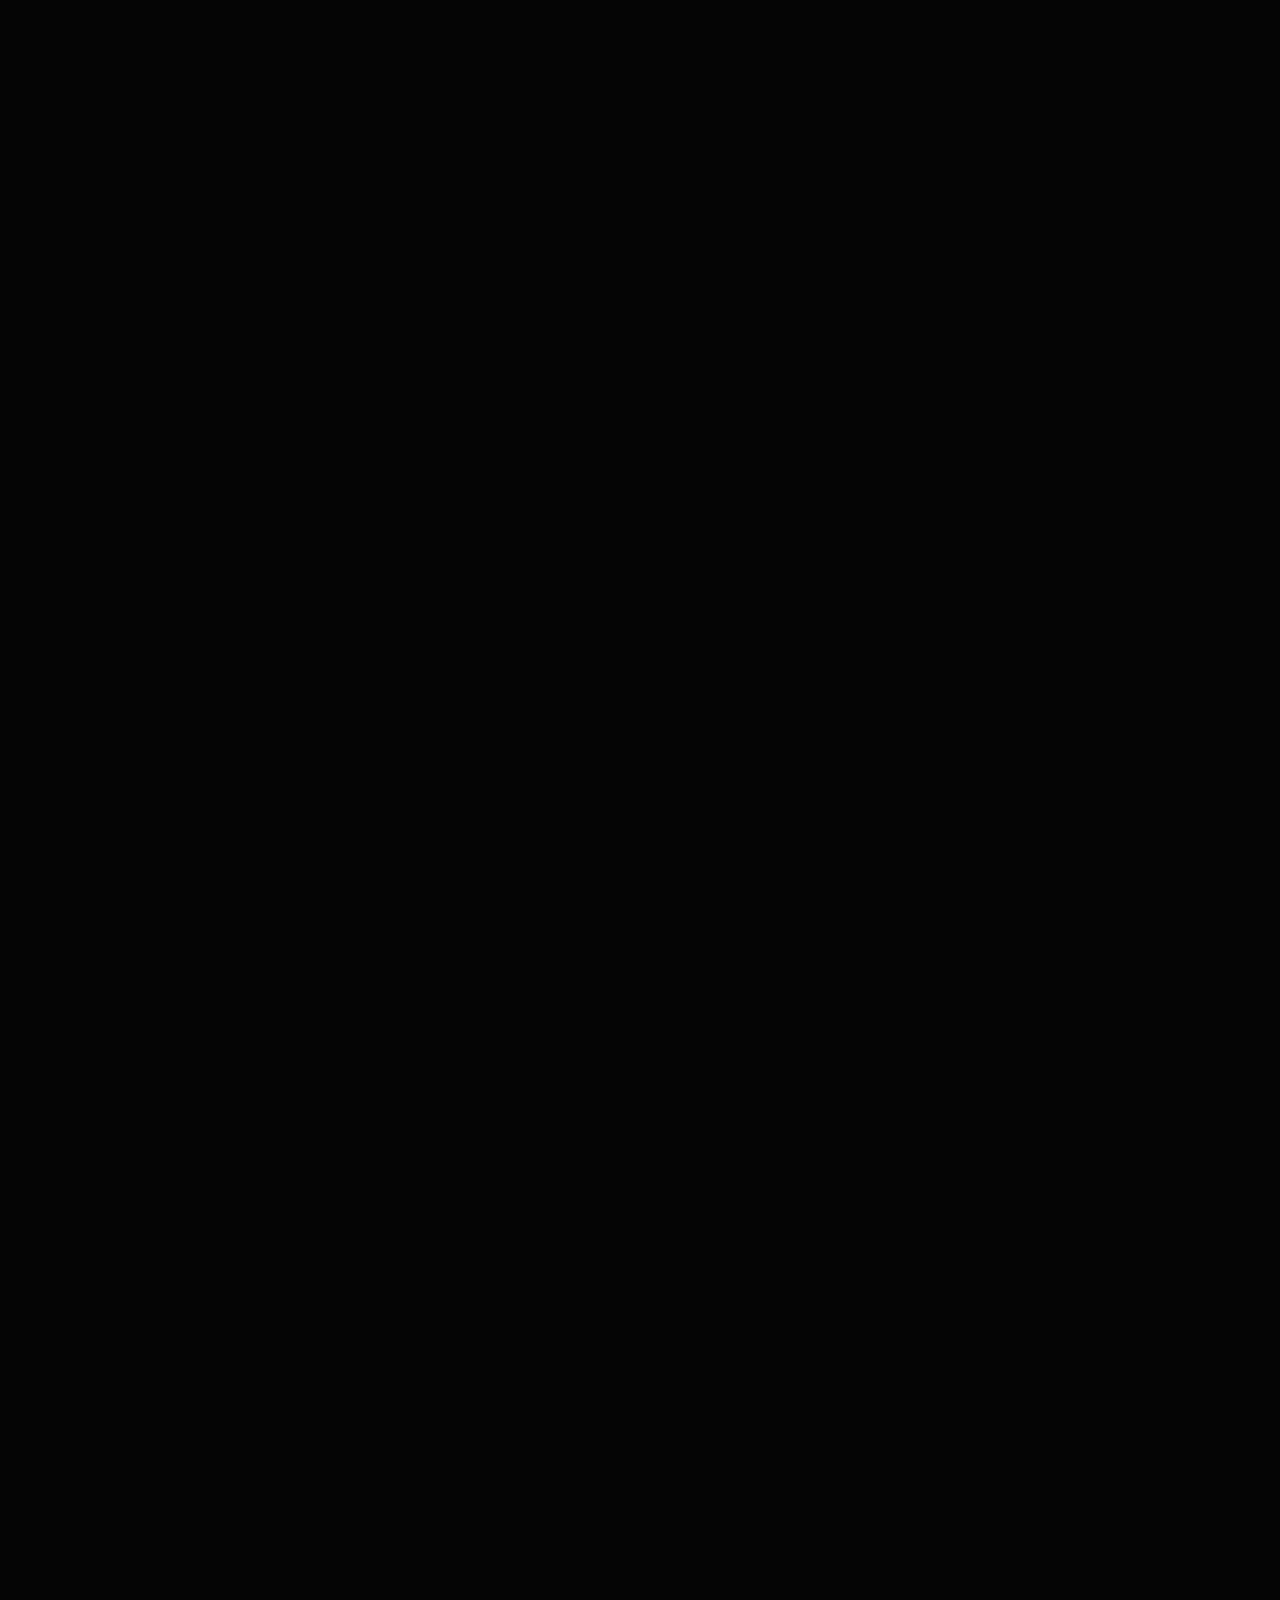
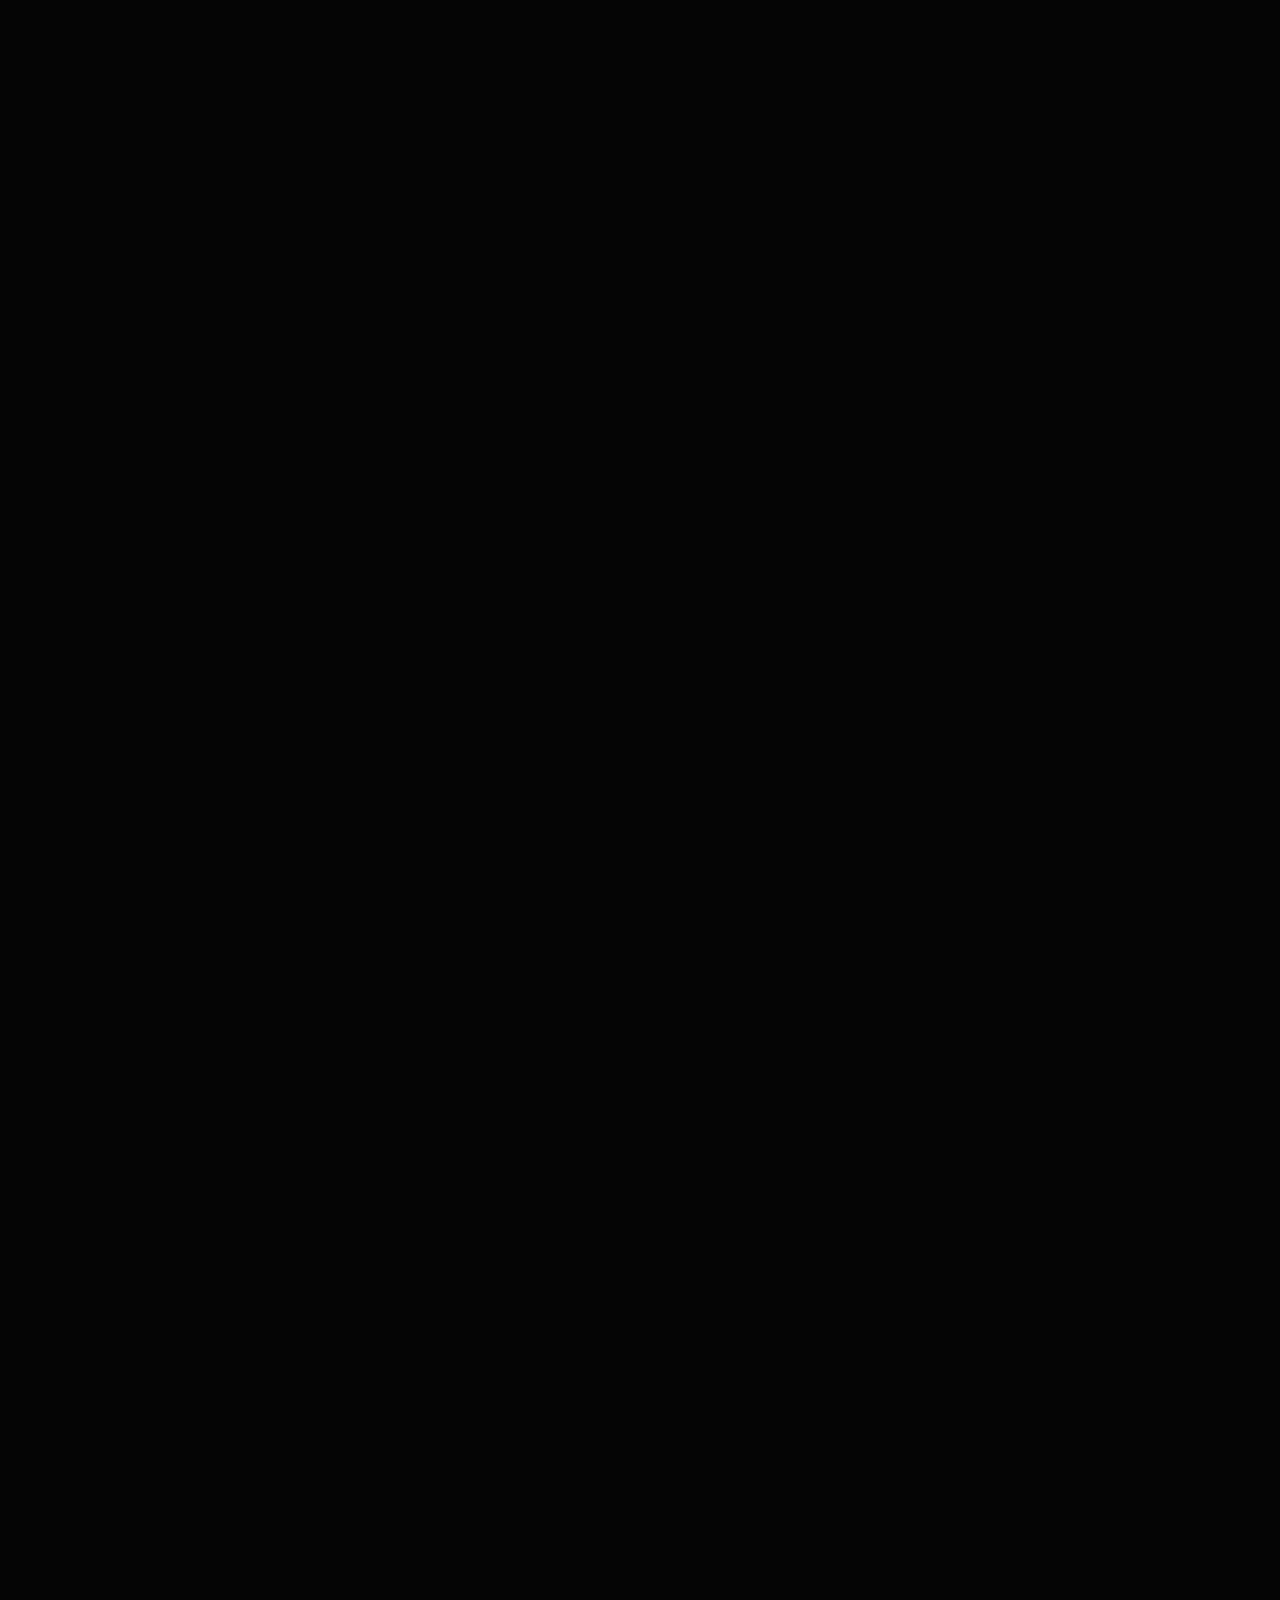
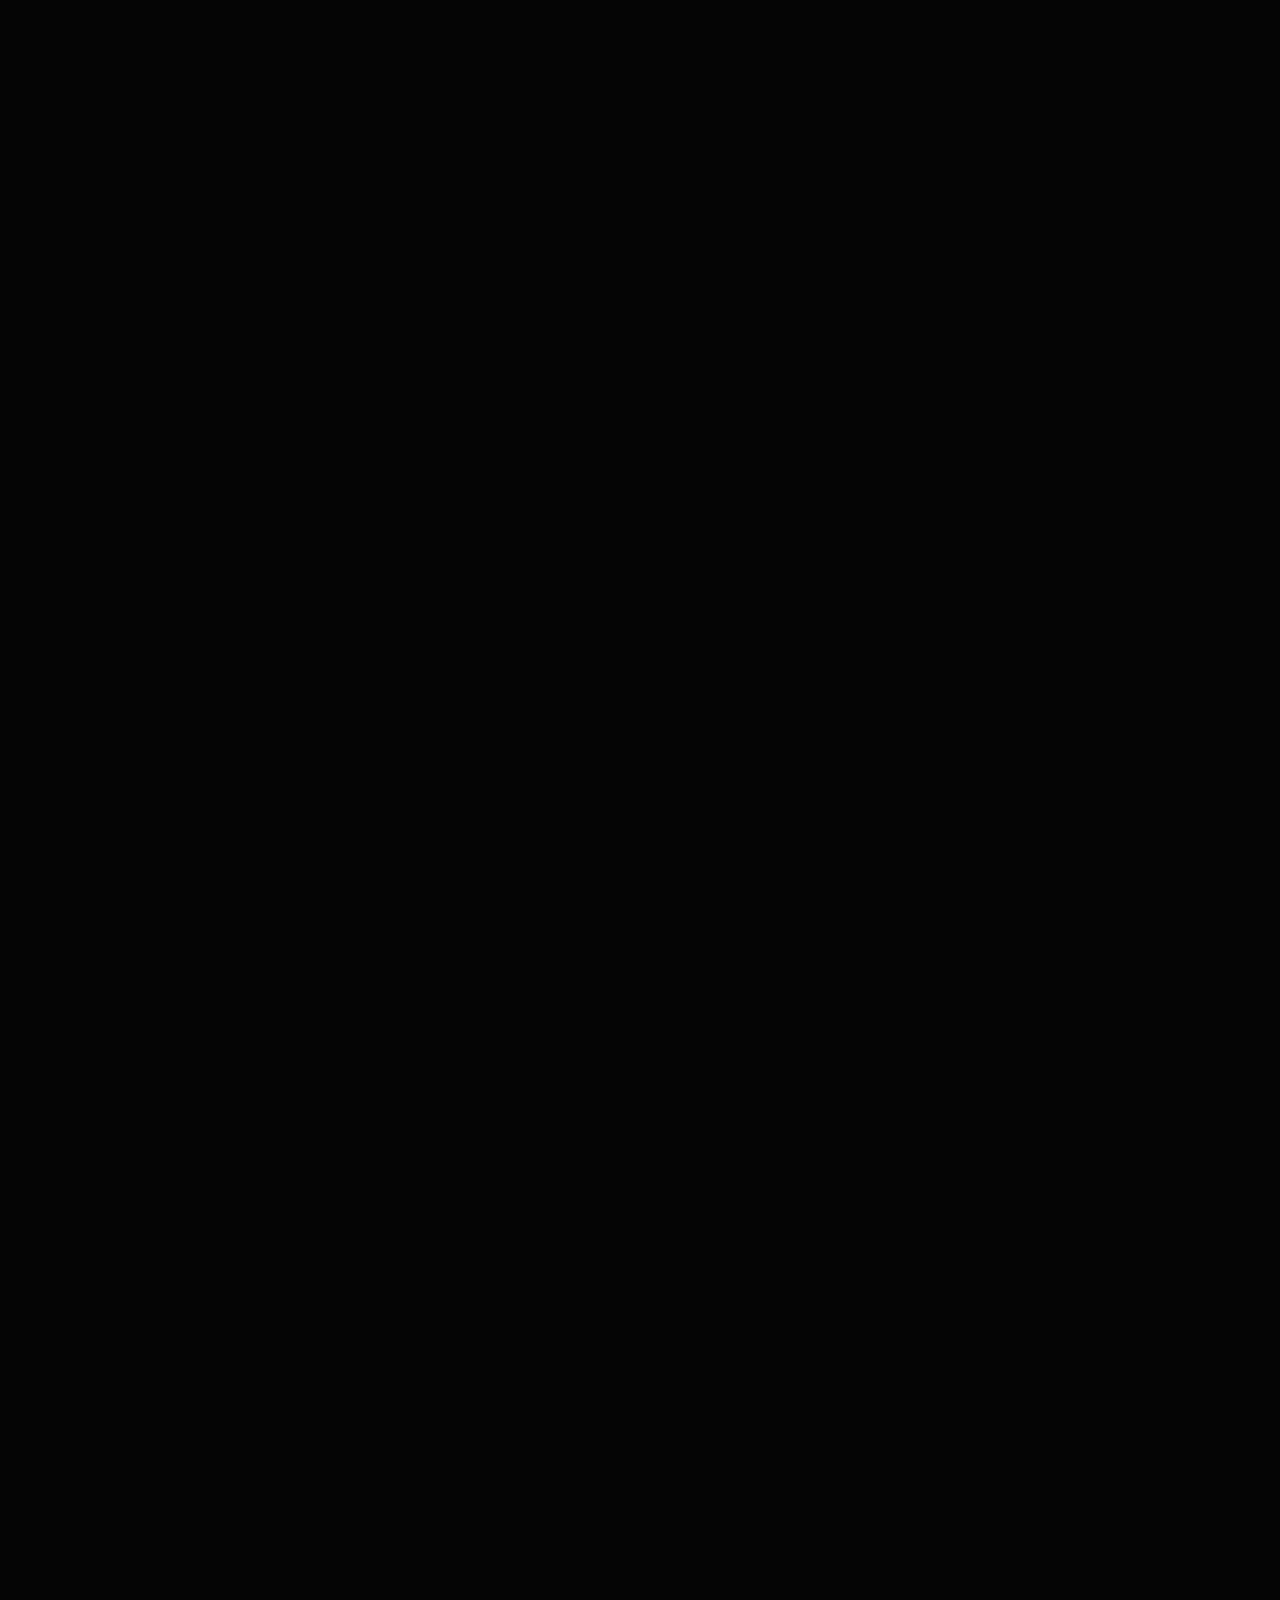
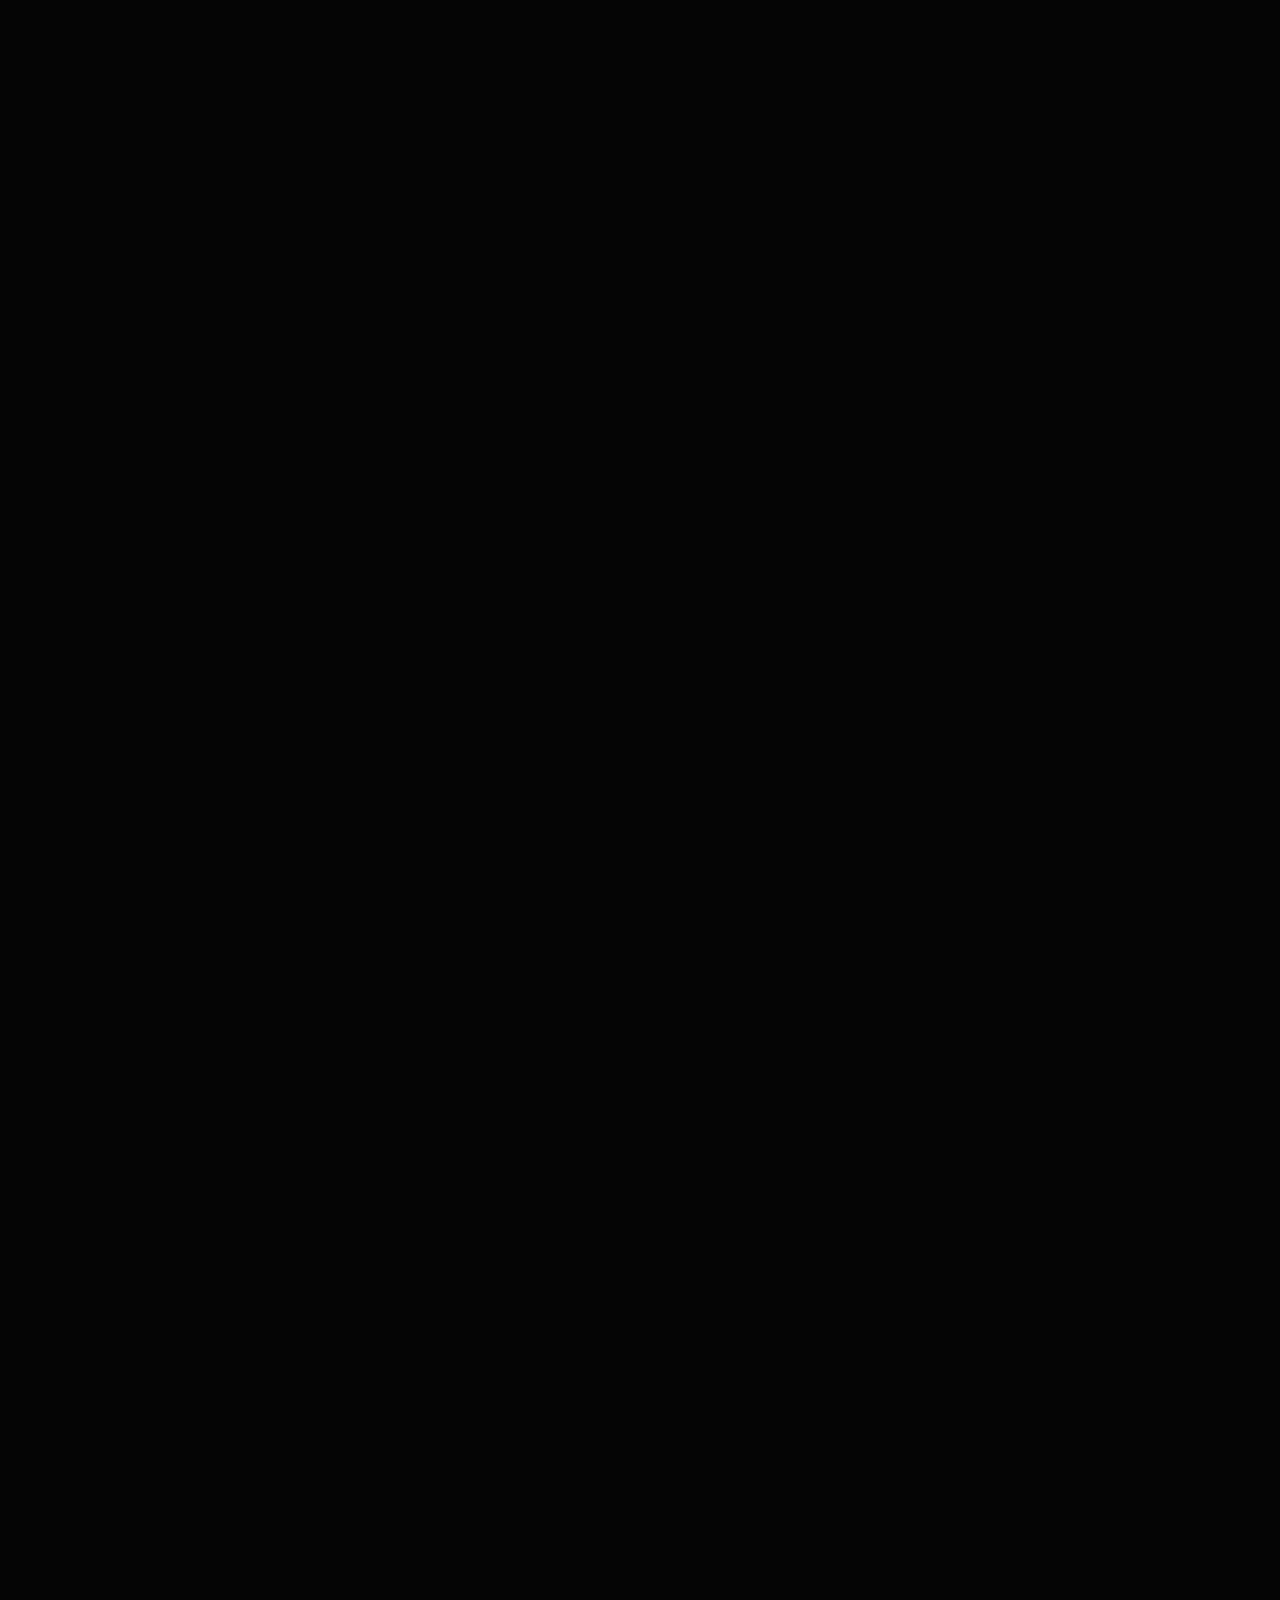
<file: documentation.html>
<!DOCTYPE html>
<html lang="en">
<head>
    <meta charset="UTF-8">
    <meta name="viewport" content="width=device-width, initial-scale=1.0">
    <meta name="description" content="Comprehensive documentation for VoxCMD - the offline multi-agent voice command system">
    <title>Documentation | VoxCMD</title>
    <!-- Font Awesome for icons -->
    <link rel="stylesheet" href="https://cdnjs.cloudflare.com/ajax/libs/font-awesome/6.4.0/css/all.min.css">
    <!-- Google Fonts -->
    <link rel="preconnect" href="https://fonts.googleapis.com">
    <link rel="preconnect" href="https://fonts.gstatic.com" crossorigin>
    <link href="https://fonts.googleapis.com/css2?family=Poppins:wght@300;400;500;600;700&display=swap" rel="stylesheet">
    <style>
        /* Base Styles */
        * {
            margin: 0;
            padding: 0;
            box-sizing: border-box;
            font-family: 'Poppins', 'Inter', sans-serif;
        }

        body {
            background-color: #050505;
            color: #f1f5f9;
            line-height: 1.6;
            background-image: url('https://uploads-ssl.webflow.com/64b055180413346b393b33b0/64b055180413346b393b3424_bg-noise-black.png');
            background-size: cover;
            overflow-x: hidden;
        }

        /* Navigation */
        .navbar {
            display: flex;
            justify-content: space-between;
            align-items: center;
            padding: 1.5rem 5%;
            position: fixed;
            width: 100%;
            top: 0;
            z-index: 100;
            background-color: rgba(5, 5, 5, 0.8);
            backdrop-filter: blur(10px);
        }

        .logo {
            font-weight: 600;
            font-size: 1.5rem;
            color: #FFFFFF;
            text-decoration: none;
        }

        .nav-links {
            display: flex;
            gap: 2.5rem;
        }

        .nav-links a {
            color: #e2e8f0;
            text-decoration: none;
            font-weight: 400;
            transition: color 0.3s;
            font-size: 0.9rem;
        }
        
        .nav-links a:hover,
        .nav-links a.active {
            color: #FFFFFF;
        }

        .menu-btn { 
            display: none; 
            background: none; 
            border: none; 
            color: #e2e8f0; 
            font-size: 1.5rem; 
            cursor: pointer; 
            z-index: 101; 
        }

        /* Page Header */
        .page-header {
            min-height: 40vh;
            display: flex;
            flex-direction: column;
            justify-content: center;
            align-items: center;
            text-align: center;
            padding: 10rem 5% 4rem;
            position: relative;
            overflow: hidden;
        }
        
        .page-header::before {
            content: '';
            position: absolute;
            top: 50%;
            left: 50%;
            width: 900px;
            height: 900px;
            background: radial-gradient(circle, rgba(76, 74, 255, 0.35) 0%, rgba(76, 74, 255, 0) 60%);
            transform: translate(-50%, -50%);
            filter: blur(100px);
            z-index: -1;
        }

        .page-header h1 {
            font-size: clamp(2.5rem, 5vw, 4rem);
            font-weight: 600;
            margin-bottom: 1rem;
            line-height: 1.2;
            color: #FFFFFF;
        }

        .page-header p {
            font-size: clamp(1rem, 2vw, 1.1rem);
            max-width: 700px;
            color: #bdc3e0;
        }

        /* Main Documentation Container */
        .documentation-container {
            display: flex;
            max-width: 1400px;
            margin: 0 auto;
            padding: 2rem 5% 6rem;
            gap: 2rem;
            position: relative;
        }

        /* Sidebar Navigation */
        .sidebar {
            width: 280px;
            position: sticky;
            top: 100px;
            height: calc(100vh - 100px);
            overflow-y: auto;
            padding-right: 1rem;
            scrollbar-width: thin;
            scrollbar-color: rgba(76, 74, 255, 0.5) rgba(255, 255, 255, 0.1);
        }

        .sidebar::-webkit-scrollbar {
            width: 6px;
        }

        .sidebar::-webkit-scrollbar-track {
            background: rgba(255, 255, 255, 0.1);
            border-radius: 3px;
        }

        .sidebar::-webkit-scrollbar-thumb {
            background-color: rgba(76, 74, 255, 0.5);
            border-radius: 3px;
        }

        .nav-category {
            margin-bottom: 1.5rem;
        }

        .nav-category-title {
            font-size: 1rem;
            font-weight: 600;
            color: #FFFFFF;
            margin-bottom: 0.8rem;
            display: flex;
            align-items: center;
            gap: 0.5rem;
        }

        .nav-links-list {
            list-style: none;
            padding-left: 1.5rem;
        }

        .nav-links-list li {
            margin-bottom: 0.5rem;
        }

        .nav-links-list a {
            color: #bdc3e0;
            text-decoration: none;
            font-size: 0.9rem;
            transition: all 0.3s;
            display: inline-block;
            padding: 0.3rem 0;
        }

        .nav-links-list a:hover, 
        .nav-links-list a.active {
            color: #FFFFFF;
            transform: translateX(5px);
        }

        .nav-links-list a.active {
            color: #adaaff;
            font-weight: 500;
        }

        /* Main Content */
        .main-content {
            flex: 1;
            max-width: 900px;
        }

        .doc-section {
            margin-bottom: 4rem;
            opacity: 0;
            transform: translateY(20px);
            transition: opacity 0.5s ease, transform 0.5s ease;
        }

        .doc-section.visible {
            opacity: 1;
            transform: translateY(0);
        }

        .doc-section-title {
            font-size: 2rem;
            color: #FFFFFF;
            margin-bottom: 1.5rem;
            padding-bottom: 0.8rem;
            border-bottom: 1px solid rgba(255, 255, 255, 0.1);
            position: relative;
        }

        .doc-section-title::after {
            content: '';
            position: absolute;
            bottom: -1px;
            left: 0;
            width: 80px;
            height: 3px;
            background: linear-gradient(90deg, #4c4aff, transparent);
        }

        .subsection {
            margin-bottom: 2.5rem;
        }

        .subsection-title {
            font-size: 1.4rem;
            color: #FFFFFF;
            margin-bottom: 1rem;
        }

        .doc-content p {
            margin-bottom: 1.2rem;
            color: #bdc3e0;
        }

        .doc-content ul, 
        .doc-content ol {
            margin-bottom: 1.5rem;
            padding-left: 1.5rem;
            color: #bdc3e0;
        }

        .doc-content li {
            margin-bottom: 0.5rem;
        }

        .doc-content a {
            color: #adaaff;
            text-decoration: none;
            transition: all 0.3s;
        }

        .doc-content a:hover {
            text-decoration: underline;
        }

        .doc-content .note {
            background-color: rgba(76, 74, 255, 0.1);
            border-left: 4px solid rgba(76, 74, 255, 0.5);
            padding: 1rem 1.5rem;
            margin: 1.5rem 0;
            border-radius: 0 5px 5px 0;
        }

        .doc-content .warning {
            background-color: rgba(255, 74, 74, 0.1);
            border-left: 4px solid rgba(255, 74, 74, 0.5);
            padding: 1rem 1.5rem;
            margin: 1.5rem 0;
            border-radius: 0 5px 5px 0;
        }

        .doc-content .tip {
            background-color: rgba(80, 250, 123, 0.1);
            border-left: 4px solid rgba(80, 250, 123, 0.5);
            padding: 1rem 1.5rem;
            margin: 1.5rem 0;
            border-radius: 0 5px 5px 0;
        }

        /* Code Blocks */
        .code-block {
            background-color: rgba(30, 30, 30, 0.6);
            border: 1px solid rgba(255, 255, 255, 0.1);
            border-radius: 5px;
            padding: 1.5rem;
            margin: 1.5rem 0;
            overflow-x: auto;
            font-family: 'Menlo', 'Monaco', 'Courier New', monospace;
            font-size: 0.9rem;
            line-height: 1.5;
            color: #e2e8f0;
        }

        .code-title {
            background-color: rgba(50, 50, 50, 0.6);
            padding: 0.5rem 1rem;
            margin: 1.5rem 0 -1.2rem 0;
            border-radius: 5px 5px 0 0;
            font-family: 'Menlo', 'Monaco', 'Courier New', monospace;
            font-size: 0.8rem;
            color: #bdc3e0;
            border: 1px solid rgba(255, 255, 255, 0.1);
            border-bottom: none;
        }

        /* Command Examples */
        .command-example {
            display: flex;
            margin: 1rem 0;
            background-color: rgba(30, 30, 30, 0.6);
            border: 1px solid rgba(255, 255, 255, 0.1);
            border-radius: 5px;
            overflow: hidden;
        }

        .command-input {
            background-color: rgba(76, 74, 255, 0.2);
            padding: 1rem;
            min-width: 180px;
            display: flex;
            align-items: center;
            gap: 0.5rem;
            font-weight: 500;
            color: #adaaff;
            border-right: 1px solid rgba(255, 255, 255, 0.1);
        }

        .command-output {
            flex: 1;
            padding: 1rem;
            color: #e2e8f0;
            font-family: 'Menlo', 'Monaco', 'Courier New', monospace;
            font-size: 0.9rem;
        }

        /* Documentation Card */
        .doc-card {
            background: linear-gradient(180deg, rgba(30, 30, 30, 0.6) 0%, rgba(15, 15, 15, 0.5) 100%);
            border-radius: 12px;
            padding: 1.5rem;
            margin: 1.5rem 0;
            border: 1px solid rgba(255, 255, 255, 0.1);
            backdrop-filter: blur(10px);
            transition: all 0.3s ease;
        }

        .doc-card:hover {
            transform: translateY(-5px);
            box-shadow: 0 10px 20px rgba(0, 0, 0, 0.2);
            border-color: rgba(76, 74, 255, 0.3);
        }

        .doc-card-title {
            font-size: 1.2rem;
            color: #FFFFFF;
            margin-bottom: 1rem;
            display: flex;
            align-items: center;
            gap: 0.5rem;
        }

        .doc-card-content {
            color: #bdc3e0;
        }

        /* Table Styles */
        .doc-table {
            width: 100%;
            border-collapse: collapse;
            margin: 1.5rem 0;
            overflow-x: auto;
            display: block;
        }

        .doc-table thead {
            background-color: rgba(50, 50, 50, 0.6);
            border-bottom: 2px solid rgba(76, 74, 255, 0.5);
        }

        .doc-table th, 
        .doc-table td {
            padding: 0.8rem 1rem;
            text-align: left;
            border: 1px solid rgba(255, 255, 255, 0.1);
        }

        .doc-table th {
            color: #FFFFFF;
            font-weight: 500;
        }

        .doc-table td {
            color: #bdc3e0;
        }

        .doc-table tr:nth-child(even) {
            background-color: rgba(30, 30, 30, 0.4);
        }

        /* Step Process */
        .steps-container {
            margin: 2rem 0;
        }

        .step {
            display: flex;
            margin-bottom: 2rem;
            opacity: 0;
            transform: translateY(20px);
            transition: opacity 0.5s ease, transform 0.5s ease;
        }

        .step.visible {
            opacity: 1;
            transform: translateY(0);
        }

        .step-number {
            width: 36px;
            height: 36px;
            border-radius: 50%;
            background-color: rgba(76, 74, 255, 0.2);
            border: 1px solid rgba(76, 74, 255, 0.5);
            color: #FFFFFF;
            display: flex;
            align-items: center;
            justify-content: center;
            font-weight: 600;
            flex-shrink: 0;
            margin-right: 1rem;
            margin-top: 0.2rem;
        }

        .step-content {
            flex: 1;
        }

        .step-title {
            font-size: 1.1rem;
            color: #FFFFFF;
            margin-bottom: 0.5rem;
            font-weight: 500;
        }

        .step-description {
            color: #bdc3e0;
        }

        /* Version Badge */
        .version-badge {
            display: inline-block;
            background-color: rgba(76, 74, 255, 0.2);
            border: 1px solid rgba(76, 74, 255, 0.3);
            border-radius: 20px;
            padding: 0.2rem 0.8rem;
            font-size: 0.8rem;
            color: #adaaff;
            margin-left: 1rem;
            vertical-align: middle;
        }

        /* Search Box */
        .search-container {
            margin-bottom: 2rem;
            position: relative;
        }

        .search-box {
            width: 100%;
            padding: 0.8rem 1rem 0.8rem 3rem;
            background-color: rgba(30, 30, 30, 0.6);
            border: 1px solid rgba(255, 255, 255, 0.1);
            border-radius: 5px;
            color: #FFFFFF;
            font-size: 0.9rem;
            transition: all 0.3s;
        }

        .search-box:focus {
            outline: none;
            border-color: rgba(76, 74, 255, 0.5);
            box-shadow: 0 0 0 3px rgba(76, 74, 255, 0.2);
        }

        .search-icon {
            position: absolute;
            top: 50%;
            left: 1rem;
            transform: translateY(-50%);
            color: #bdc3e0;
            font-size: 1rem;
        }

        /* Mobile Responsiveness */
        @media (max-width: 992px) {
            .documentation-container {
                flex-direction: column;
            }
            
            .sidebar {
                width: 100%;
                position: relative;
                top: 0;
                height: auto;
                margin-bottom: 2rem;
                padding-right: 0;
            }
            
            .nav-links-list {
                display: flex;
                flex-wrap: wrap;
                gap: 0.8rem;
                padding-left: 0;
            }
            
            .nav-links-list li {
                margin-bottom: 0;
            }
            
            .nav-links-list a {
                padding: 0.3rem 0.8rem;
                background-color: rgba(30, 30, 30, 0.6);
                border-radius: 20px;
                border: 1px solid rgba(255, 255, 255, 0.1);
                font-size: 0.85rem;
            }
            
            .nav-links-list a:hover, 
            .nav-links-list a.active {
                transform: translateY(-3px);
                background-color: rgba(76, 74, 255, 0.2);
                border-color: rgba(76, 74, 255, 0.3);
            }
        }

        @media (max-width: 768px) {
            .navbar { padding: 1rem 5%; }
            .nav-links { display: none; position: fixed; top: 0; left: 0; width: 100%; height: 100vh; background-color: rgba(5, 5, 5, 0.95); flex-direction: column; justify-content: center; align-items: center; gap: 2rem; backdrop-filter: blur(10px); }
            .nav-links.active { display: flex; }
            .menu-btn { display: block; }
            
            .page-header {
                padding-top: 8rem;
                min-height: 30vh;
            }
            
            .doc-section-title {
                font-size: 1.8rem;
            }
            
            .subsection-title {
                font-size: 1.2rem;
            }
            
            .command-example {
                flex-direction: column;
            }
            
            .command-input {
                min-width: 100%;
                border-right: none;
                border-bottom: 1px solid rgba(255, 255, 255, 0.1);
            }
        }

        /* Footer */
        .footer { padding: 6rem 5%; background-color: #0c0c0c; border-top: 1px solid rgba(255, 255, 255, 0.1); }
        .footer-content { display: flex; justify-content: space-between; flex-wrap: wrap; gap: 3rem; }
        .footer-brand p { color: #94a3b8; }
        .footer-links-group h4 { color: #FFFFFF; font-weight: 500; }
        .footer-links-group a { color: #94a3b8; text-decoration: none; transition: color 0.3s; }
        .footer-links-group a:hover { color: #FFFFFF; }
        .footer-bottom { color: #64748b; text-align: center; margin-top: 3rem; border-top: 1px solid rgba(255,255,255,0.1); padding-top: 2rem; }
        .footer-bottom a { color: #adaaff; text-decoration: none; }
        .social-links { margin-top: 1rem; display: flex; gap: 0.75rem;}
        .social-link { width: 40px; height: 40px; border-radius: 50%; background-color: rgba(255,255,255,0.1); color: #e2e8f0; display: flex; align-items: center; justify-content: center; text-decoration: none; transition: all 0.3s; }
        .social-link:hover { background-color: #FFFFFF; color: #050505; }
    </style>
</head>
<body>
    <!-- Navigation -->
    <nav class="navbar">
        <div class="logo">VoxCMD.</div>
        <div class="nav-links" id="navLinks">
            <a href="index.html">Home</a>
            <a href="features.html">Features</a>
            <a href="demo.html">Demo</a>
            <a href="video.html">Video</a>
            <a href="howitworks.html">How It Works</a>
            
            <a href="contact.html">Contact</a>
            <a href="pricing.html">Pricing</a>
        </div>
        <div class="nav-cta">
             <a href="#contact">Contact Us</a>
        </div>
        <button class="menu-btn" id="menuBtn">
            <i class="fas fa-bars"></i>
        </button>
    </nav>

    <!-- Page Header -->
    <section class="page-header">
        <h1>Documentation</h1>
        <p>Everything you need to know about VoxCMD, from installation to advanced customization.</p>
    </section>

    <!-- Main Documentation Container -->
    <div class="documentation-container">
        <!-- Sidebar Navigation -->
        <aside class="sidebar">
            <div class="search-container">
                <i class="fas fa-search search-icon"></i>
                <input type="text" class="search-box" id="docSearch" placeholder="Search documentation...">
            </div>
            
            <div class="nav-category">
                <div class="nav-category-title"><i class="fas fa-book"></i> Getting Started</div>
                <ul class="nav-links-list">
                    <li><a href="#introduction" class="active">Introduction</a></li>
                    <li><a href="#installation">Installation</a></li>
                    <li><a href="#quick-start">Quick Start Guide</a></li>
                    <li><a href="#system-requirements">System Requirements</a></li>
                </ul>
            </div>
            
            <div class="nav-category">
                <div class="nav-category-title"><i class="fas fa-microphone"></i> Core Features</div>
                <ul class="nav-links-list">
                    <li><a href="#voice-agent">Voice Agent</a></li>
                    <li><a href="#think-agent">Think Agent</a></li>
                    <li><a href="#llm-agent">LLM Agent</a></li>
                    <li><a href="#memory-system">Memory System</a></li>
                </ul>
            </div>
            
            <div class="nav-category">
                <div class="nav-category-title"><i class="fas fa-code"></i> Developer Tools</div>
                <ul class="nav-links-list">
                    <li><a href="#project-creator">Project Creator</a></li>
                    <li><a href="#code-generator">Code Generator</a></li>
                    <li><a href="#terminal-agent">Terminal Agent</a></li>
                    <li><a href="#debug-helper">Debug Helper</a></li>
                </ul>
            </div>
            
            <div class="nav-category">
                <div class="nav-category-title"><i class="fas fa-user-clock"></i> Productivity Tools</div>
                <ul class="nav-links-list">
                    <li><a href="#reminder-agent">Reminder Agent</a></li>
                    <li><a href="#calendar-agent">Calendar Agent</a></li>
                    <li><a href="#focus-mode">Focus Mode</a></li>
                </ul>
            </div>
            
            <div class="nav-category">
                <div class="nav-category-title"><i class="fas fa-cogs"></i> Configuration</div>
                <ul class="nav-links-list">
                    <li><a href="#config-file">Configuration File</a></li>
                    <li><a href="#voice-settings">Voice Recognition Settings</a></li>
                    <li><a href="#llm-settings">LLM Settings</a></li>
                    <li><a href="#customization">Customization</a></li>
                </ul>
            </div>
            
            <div class="nav-category">
                <div class="nav-category-title"><i class="fas fa-plug"></i> Integrations</div>
                <ul class="nav-links-list">
                    <li><a href="#vscode-plugin">VS Code Plugin</a></li>
                    <li><a href="#browser-integration">Browser Integration</a></li>
                    <li><a href="#api-access">API Access</a></li>
                </ul>
            </div>
            
            <div class="nav-category">
                <div class="nav-category-title"><i class="fas fa-life-ring"></i> Support</div>
                <ul class="nav-links-list">
                    <li><a href="#troubleshooting">Troubleshooting</a></li>
                    <li><a href="#faq">FAQ</a></li>
                    <li><a href="#community">Community</a></li>
                </ul>
            </div>
        </aside>

        <!-- Main Content -->
        <main class="main-content">
            <!-- Introduction Section -->
            <section id="introduction" class="doc-section">
                <h2 class="doc-section-title">Introduction <span class="version-badge">v1.0.0</span></h2>
                <div class="doc-content">
                    <p>Welcome to VoxCMD, the powerful offline multi-agent voice command system designed to revolutionize the way developers and power users interact with their computers. This documentation will help you get started with VoxCMD and explore its many features.</p>
                    
                    <div class="subsection">
                        <h3 class="subsection-title">What is VoxCMD?</h3>
                        <p>VoxCMD is a comprehensive voice control system that operates entirely offline, ensuring privacy and security while providing advanced automation capabilities. By leveraging multiple specialized agents, VoxCMD can understand complex commands, execute system operations, assist with development tasks, and enhance productivity.</p>
                        
                        <div class="doc-card">
                            <h4 class="doc-card-title"><i class="fas fa-shield-alt"></i> Privacy-Focused Design</h4>
                            <div class="doc-card-content">
                                <p>Unlike many voice assistants, VoxCMD runs completely on your local machine without sending your voice data to external servers. This ensures your commands, code, and personal information remain private.</p>
                            </div>
                        </div>
                    </div>
                    
                    <div class="subsection">
                        <h3 class="subsection-title">Key Features</h3>
                        <ul>
                            <li><strong>Offline Operation:</strong> All processing happens locally on your machine.</li>
                            <li><strong>Multi-Agent Architecture:</strong> Specialized agents handle different aspects of voice command processing.</li>
                            <li><strong>Developer Tools:</strong> Code generation, project setup, debugging assistance, and more.</li>
                            <li><strong>Productivity Suite:</strong> Calendar management, reminders, focus modes, and other productivity features.</li>
                            <li><strong>System Automation:</strong> Launch applications, find files, monitor system resources.</li>
                            <li><strong>Extensible Design:</strong> Create custom commands and integrate with other tools.</li>
                        </ul>
                    </div>
                    
                    <div class="subsection">
                        <h3 class="subsection-title">How VoxCMD Works</h3>
                        <p>VoxCMD uses a multi-agent approach to process and execute voice commands:</p>
                        
                        <ol>
                            <li><strong>Voice Agent:</strong> Converts speech to text and identifies command patterns.</li>
                            <li><strong>Think Agent:</strong> Analyzes the command to determine intent and required actions.</li>
                            <li><strong>LLM Agent:</strong> Leverages local language models to understand complex requests and generate responses.</li>
                            <li><strong>Memory System:</strong> Maintains context and remembers preferences for personalized interactions.</li>
                        </ol>
                        
                        <div class="note">
                            <p><strong>Note:</strong> VoxCMD requires initial setup and configuration to work optimally with your system and workflow. Follow the installation and quick start guides to get started.</p>
                        </div>
                    </div>
                </div>
            </section>

            <!-- Installation Section -->
            <section id="installation" class="doc-section">
                <h2 class="doc-section-title">Installation</h2>
                <div class="doc-content">
                    <p>Follow these steps to install VoxCMD on your system. The installation process varies slightly depending on your operating system.</p>
                    
                    <div class="subsection">
                        <h3 class="subsection-title">Prerequisites</h3>
                        <p>Before installing VoxCMD, ensure your system meets the <a href="#system-requirements">minimum requirements</a> and has the following prerequisites installed:</p>
                        
                        <ul>
                            <li>Python 3.8 or higher</li>
                            <li>Node.js 14 or higher</li>
                            <li>Git</li>
                            <li>C++ build tools (for native dependencies)</li>
                        </ul>
                    </div>
                    
                    <div class="subsection">
                        <h3 class="subsection-title">Windows Installation</h3>
                        <div class="steps-container">
                            <div class="step">
                                <div class="step-number">1</div>
                                <div class="step-content">
                                    <div class="step-title">Download the Installer</div>
                                    <div class="step-description">
                                        <p>Download the latest Windows installer from the <a href="#">official website</a>.</p>
                                    </div>
                                </div>
                            </div>
                            
                            <div class="step">
                                <div class="step-number">2</div>
                                <div class="step-content">
                                    <div class="step-title">Run the Installer</div>
                                    <div class="step-description">
                                        <p>Double-click the downloaded .exe file and follow the installation wizard. Allow administrator permissions when prompted.</p>
                                    </div>
                                </div>
                            </div>
                            
                            <div class="step">
                                <div class="step-number">3</div>
                                <div class="step-content">
                                    <div class="step-title">Install Required Models</div>
                                    <div class="step-description">
                                        <p>After installation, VoxCMD will prompt you to download the necessary language and voice recognition models. This may take some time depending on your internet connection.</p>
                                    </div>
                                </div>
                            </div>
                            
                            <div class="step">
                                <div class="step-number">4</div>
                                <div class="step-content">
                                    <div class="step-title">Configuration</div>
                                    <div class="step-description">
                                        <p>Run the initial configuration wizard to set up VoxCMD according to your preferences.</p>
                                    </div>
                                </div>
                            </div>
                        </div>
                        
                        <div class="code-title">Alternative: Using PowerShell</div>
                        <div class="code-block">
                            # Install using PowerShell
                            iwr -useb https://install.voxcmd.dev/win | iex
                        </div>
                    </div>
                    
                    <div class="subsection">
                        <h3 class="subsection-title">macOS Installation</h3>
                        <div class="steps-container">
                            <div class="step">
                                <div class="step-number">1</div>
                                <div class="step-content">
                                    <div class="step-title">Download the DMG</div>
                                    <div class="step-description">
                                        <p>Download the latest macOS DMG file from the <a href="#">official website</a>.</p>
                                    </div>
                                </div>
                            </div>
                            
                            <div class="step">
                                <div class="step-number">2</div>
                                <div class="step-content">
                                    <div class="step-title">Install the Application</div>
                                    <div class="step-description">
                                        <p>Open the DMG file and drag VoxCMD to your Applications folder.</p>
                                    </div>
                                </div>
                            </div>
                            
                            <div class="step">
                                <div class="step-number">3</div>
                                <div class="step-content">
                                    <div class="step-title">Grant Permissions</div>
                                    <div class="step-description">
                                        <p>Launch VoxCMD and grant the required permissions for microphone access, accessibility features, and file system access when prompted.</p>
                                    </div>
                                </div>
                            </div>
                            
                            <div class="step">
                                <div class="step-number">4</div>
                                <div class="step-content">
                                    <div class="step-title">Install Required Models</div>
                                    <div class="step-description">
                                        <p>Follow the prompts to download and install the necessary language and voice recognition models.</p>
                                    </div>
                                </div>
                            </div>
                        </div>
                        
                        <div class="code-title">Alternative: Using Homebrew</div>
                        <div class="code-block">
                            # Install using Homebrew
                            brew install --cask voxcmd
                        </div>
                    </div>
                    
                    <div class="subsection">
                        <h3 class="subsection-title">Linux Installation</h3>
                        <div class="steps-container">
                            <div class="step">
                                <div class="step-number">1</div>
                                <div class="step-content">
                                    <div class="step-title">Install Dependencies</div>
                                    <div class="step-description">
                                        <p>First, install the required dependencies using your distribution's package manager:</p>
                                        <div class="code-block">
                                            # For Debian/Ubuntu
                                            sudo apt update
                                            sudo apt install python3 python3-pip nodejs npm git build-essential libportaudio2 libasound2-dev

                                            # For Fedora
                                            sudo dnf install python3 python3-pip nodejs npm git gcc-c++ portaudio-devel
                                        </div>
                                    </div>
                                </div>
                            </div>
                            
                            <div class="step">
                                <div class="step-number">2</div>
                                <div class="step-content">
                                    <div class="step-title">Clone the Repository</div>
                                    <div class="step-description">
                                        <div class="code-block">
                                            git clone https://github.com/voxcmd/voxcmd.git
                                            cd voxcmd
                                        </div>
                                    </div>
                                </div>
                            </div>
                            
                            <div class="step">
                                <div class="step-number">3</div>
                                <div class="step-content">
                                    <div class="step-title">Run the Installation Script</div>
                                    <div class="step-description">
                                        <div class="code-block">
                                            ./install.sh
                                        </div>
                                    </div>
                                </div>
                            </div>
                            
                            <div class="step">
                                <div class="step-number">4</div>
                                <div class="step-content">
                                    <div class="step-title">Download Models and Configure</div>
                                    <div class="step-description">
                                        <p>Follow the prompts to download models and configure the application.</p>
                                    </div>
                                </div>
                            </div>
                        </div>
                        
                        <div class="tip">
                            <p><strong>Tip:</strong> For better microphone integration on Linux, consider installing PulseAudio or PipeWire if they're not already on your system.</p>
                        </div>
                    </div>
                </div>
            </section>

            <!-- Quick Start Guide -->
            <section id="quick-start" class="doc-section">
                <h2 class="doc-section-title">Quick Start Guide</h2>
                <div class="doc-content">
                    <p>After installing VoxCMD, follow this quick start guide to get up and running with basic voice commands.</p>
                    
                    <div class="subsection">
                        <h3 class="subsection-title">Launching VoxCMD</h3>
                        <p>Start VoxCMD from your applications menu or by running the following command in your terminal:</p>
                        
                        <div class="code-block">
                            # Start VoxCMD
                            voxcmd start
                        </div>
                        
                        <p>Once launched, VoxCMD will run in the background, indicated by an icon in your system tray or menu bar.</p>
                    </div>
                    
                    <div class="subsection">
                        <h3 class="subsection-title">Basic Voice Commands</h3>
                        <p>VoxCMD uses "Hey VoxCMD" as the default wake word. Here are some basic commands to get started:</p>
                        
                        <table class="doc-table">
                            <thead>
                                <tr>
                                    <th>Command</th>
                                    <th>Action</th>
                                </tr>
                            </thead>
                            <tbody>
                                <tr>
                                    <td>"Hey VoxCMD, what can you do?"</td>
                                    <td>Lists available commands and capabilities</td>
                                </tr>
                                <tr>
                                    <td>"Hey VoxCMD, open Chrome"</td>
                                    <td>Launches Google Chrome browser</td>
                                </tr>
                                <tr>
                                    <td>"Hey VoxCMD, create a new folder called Projects"</td>
                                    <td>Creates a new directory named "Projects"</td>
                                </tr>
                                <tr>
                                    <td>"Hey VoxCMD, what time is it?"</td>
                                    <td>Announces the current time</td>
                                </tr>
                                <tr>
                                    <td>"Hey VoxCMD, create a new React project"</td>
                                    <td>Initializes a new React application</td>
                                </tr>
                                <tr>
                                    <td>"Hey VoxCMD, remind me to check emails in 1 hour"</td>
                                    <td>Sets a reminder for 1 hour from now</td>
                                </tr>
                                <tr>
                                    <td>"Hey VoxCMD, start focus mode for 25 minutes"</td>
                                    <td>Activates focus mode for a Pomodoro session</td>
                                </tr>
                            </tbody>
                        </table>
                    </div>
                    
                    <div class="subsection">
                        <h3 class="subsection-title">Command Structure</h3>
                        <p>Most VoxCMD commands follow this general structure:</p>
                        
                        <div class="command-example">
                            <div class="command-input">
                                <i class="fas fa-microphone"></i> Wake Word
                            </div>
                            <div class="command-output">
                                "Hey VoxCMD"
                            </div>
                        </div>
                        
                        <div class="command-example">
                            <div class="command-input">
                                <i class="fas fa-cog"></i> Action
                            </div>
                            <div class="command-output">
                                "open", "create", "find", "remind", etc.
                            </div>
                        </div>
                        
                        <div class="command-example">
                            <div class="command-input">
                                <i class="fas fa-box"></i> Object
                            </div>
                            <div class="command-output">
                                "Chrome", "a new folder", "my calendar", etc.
                            </div>
                        </div>
                        
                        <div class="command-example">
                            <div class="command-input">
                                <i class="fas fa-sliders-h"></i> Parameters (Optional)
                            </div>
                            <div class="command-output">
                                "called Projects", "for 30 minutes", "with TypeScript", etc.
                            </div>
                        </div>
                    </div>
                    
                    <div class="subsection">
                        <h3 class="subsection-title">First-Time Setup</h3>
                        <p>When you first launch VoxCMD, the setup wizard will guide you through the following steps:</p>
                        
                        <ol>
                            <li><strong>Voice Training:</strong> Train VoxCMD to recognize your voice by reading a few sample phrases.</li>
                            <li><strong>Environment Selection:</strong> Choose which development environments and tools you use most frequently.</li>
                            <li><strong>Integration Setup:</strong> Configure integrations with your calendar, task management systems, and development tools.</li>
                            <li><strong>Command Customization:</strong> Personalize your most frequently used commands.</li>
                        </ol>
                        
                        <div class="note">
                            <p><strong>Note:</strong> You can revisit this setup process at any time by saying "Hey VoxCMD, open settings" or using the system tray/menu bar icon.</p>
                        </div>
                    </div>
                </div>
            </section>

            <!-- System Requirements -->
            <section id="system-requirements" class="doc-section">
                <h2 class="doc-section-title">System Requirements</h2>
                <div class="doc-content">
                    <p>To ensure optimal performance, your system should meet or exceed the following requirements:</p>
                    
                    <div class="subsection">
                        <h3 class="subsection-title">Minimum Requirements</h3>
                        <ul>
                            <li><strong>Operating System:</strong>
                                <ul>
                                    <li>Windows 10 (64-bit) or later</li>
                                    <li>macOS 11 (Big Sur) or later</li>
                                    <li>Ubuntu 20.04, Fedora 34, or other modern Linux distributions</li>
                                </ul>
                            </li>
                            <li><strong>Processor:</strong> Quad-core CPU (Intel i5/AMD Ryzen 5 or equivalent)</li>
                            <li><strong>Memory:</strong> 8GB RAM</li>
                            <li><strong>Storage:</strong> 5GB free disk space (plus additional space for language models)</li>
                            <li><strong>Microphone:</strong> Any built-in or external microphone</li>
                            <li><strong>Internet:</strong> Required for initial setup and model downloads only</li>
                        </ul>
                    </div>
                    
                    <div class="subsection">
                        <h3 class="subsection-title">Recommended Specifications</h3>
                        <ul>
                            <li><strong>Processor:</strong> 6+ core CPU (Intel i7/AMD Ryzen 7 or better)</li>
                            <li><strong>Memory:</strong> 16GB RAM or more</li>
                            <li><strong>Storage:</strong> 20GB+ free SSD space</li>
                            <li><strong>Microphone:</strong> High-quality directional microphone</li>
                            <li><strong>GPU:</strong> CUDA-compatible NVIDIA GPU (4GB+ VRAM) for accelerated LLM processing</li>
                        </ul>
                    </div>
                    
                    <div class="subsection">
                        <h3 class="subsection-title">Additional Software Dependencies</h3>
                        <p>The following software is required or recommended for full functionality:</p>
                        
                        <ul>
                            <li><strong>Python:</strong> Version 3.8 or higher</li>
                            <li><strong>Node.js:</strong> Version 14 or higher</li>
                            <li><strong>Git:</strong> Latest version</li>
                            <li><strong>Terminal:</strong> Compatible with bash/zsh on macOS/Linux or PowerShell/Command Prompt on Windows</li>
                            <li><strong>Development Tools:</strong> Any IDEs or text editors you commonly use (VS Code, IntelliJ, etc.)</li>
                        </ul>
                        
                        <div class="warning">
                            <p><strong>Warning:</strong> Some features like offline language models may require significantly more system resources. For systems with limited resources, consider using the lightweight configuration which uses smaller models.</p>
                        </div>
                    </div>
                </div>
            </section>

            <!-- Voice Agent Section -->
            <section id="voice-agent" class="doc-section">
                <h2 class="doc-section-title">Voice Agent</h2>
                <div class="doc-content">
                    <p>The Voice Agent is the primary interface between you and VoxCMD. It handles speech recognition, wake word detection, and command parsing.</p>
                    
                    <div class="subsection">
                        <h3 class="subsection-title">How It Works</h3>
                        <p>The Voice Agent continuously listens for the wake word ("Hey VoxCMD" by default) and then processes the subsequent command using offline speech recognition models. Here's the process:</p>
                        
                        <ol>
                            <li><strong>Wake Word Detection:</strong> Listens for the wake word using a low-power neural network.</li>
                            <li><strong>Command Recording:</strong> Once the wake word is detected, records the following speech until a natural pause.</li>
                            <li><strong>Speech-to-Text:</strong> Converts the recorded audio to text using an offline speech recognition model.</li>
                            <li><strong>Command Parsing:</strong> Identifies the intent and parameters of the command.</li>
                            <li><strong>Handoff:</strong> Passes the parsed command to the Think Agent for further processing.</li>
                        </ol>
                        
                        <div class="doc-card">
                            <h4 class="doc-card-title"><i class="fas fa-volume-up"></i> Voice Feedback</h4>
                            <div class="doc-card-content">
                                <p>The Voice Agent provides audio feedback to confirm command reception and processing status. This includes:</p>
                                <ul>
                                    <li>Wake word acknowledgment tone</li>
                                    <li>Command processing indication</li>
                                    <li>Error notifications</li>
                                    <li>Verbal responses when appropriate</li>
                                </ul>
                            </div>
                        </div>
                    </div>
                    
                    <div class="subsection">
                        <h3 class="subsection-title">Customizing the Voice Agent</h3>
                        <p>You can customize various aspects of the Voice Agent through the settings menu or configuration file:</p>
                        
                        <table class="doc-table">
                            <thead>
                                <tr>
                                    <th>Setting</th>
                                    <th>Description</th>
                                    <th>Default Value</th>
                                </tr>
                            </thead>
                            <tbody>
                                <tr>
                                    <td>Wake Word</td>
                                    <td>Change the phrase that activates VoxCMD</td>
                                    <td>"Hey VoxCMD"</td>
                                </tr>
                                <tr>
                                    <td>Activation Sensitivity</td>
                                    <td>Adjust how sensitive the wake word detection is</td>
                                    <td>Medium (0.7)</td>
                                </tr>
                                <tr>
                                    <td>Voice Feedback Level</td>
                                    <td>Control how much audio feedback is provided</td>
                                    <td>Normal</td>
                                </tr>
                                <tr>
                                    <td>Voice Gender</td>
                                    <td>Set the preferred gender for VoxCMD's voice responses</td>
                                    <td>Female</td>
                                </tr>
                                <tr>
                                    <td>Speech Recognition Model</td>
                                    <td>Select which speech recognition model to use</td>
                                    <td>Standard (Medium)</td>
                                </tr>
                                <tr>
                                    <td>Background Noise Filtering</td>
                                    <td>Enable noise filtering for noisy environments</td>
                                    <td>Enabled</td>
                                </tr>
                            </tbody>
                        </table>
                        
                        <p>To change these settings using voice commands:</p>
                        <div class="command-example">
                            <div class="command-input">
                                <i class="fas fa-microphone"></i> Voice Command
                            </div>
                            <div class="command-output">
                                "Hey VoxCMD, change wake word to 'Computer'"
                            </div>
                        </div>
                        
                        <div class="command-example">
                            <div class="command-input">
                                <i class="fas fa-microphone"></i> Voice Command
                            </div>
                            <div class="command-output">
                                "Hey VoxCMD, increase voice sensitivity"
                            </div>
                        </div>
                    </div>
                    
                    <div class="subsection">
                        <h3 class="subsection-title">Troubleshooting Voice Recognition</h3>
                        <p>If you're experiencing issues with voice recognition:</p>
                        
                        <ol>
                            <li><strong>Recalibrate Microphone:</strong> Use "Hey VoxCMD, calibrate microphone" to adjust for your current environment.</li>
                            <li><strong>Voice Training:</strong> Run "Hey VoxCMD, retrain voice model" to improve recognition accuracy.</li>
                            <li><strong>Check Environment:</strong> Reduce background noise and ensure your microphone isn't obstructed.</li>
                            <li><strong>Adjust Sensitivity:</strong> If wake word detection is too sensitive or not sensitive enough, adjust the activation sensitivity.</li>
                        </ol>
                        
                        <div class="tip">
                            <p><strong>Tip:</strong> For best results, use a dedicated microphone positioned 6-12 inches from your mouth, especially in noisy environments.</p>
                        </div>
                    </div>
                </div>
            </section>

            <!-- Configuration File Section -->
            <section id="config-file" class="doc-section">
                <h2 class="doc-section-title">Configuration File</h2>
                <div class="doc-content">
                    <p>VoxCMD uses a configuration file to store settings and preferences. This file can be edited directly for advanced customization.</p>
                    
                    <div class="subsection">
                        <h3 class="subsection-title">Location</h3>
                        <p>The configuration file is located at:</p>
                        
                        <table class="doc-table">
                            <thead>
                                <tr>
                                    <th>Operating System</th>
                                    <th>Location</th>
                                </tr>
                            </thead>
                            <tbody>
                                <tr>
                                    <td>Windows</td>
                                    <td><code>%APPDATA%\VoxCMD\config.yaml</code></td>
                                </tr>
                                <tr>
                                    <td>macOS</td>
                                    <td><code>~/Library/Application Support/VoxCMD/config.yaml</code></td>
                                </tr>
                                <tr>
                                    <td>Linux</td>
                                    <td><code>~/.config/voxcmd/config.yaml</code></td>
                                </tr>
                            </tbody>
                        </table>
                        
                        <p>You can open the configuration file using:</p>
                        <div class="command-example">
                            <div class="command-input">
                                <i class="fas fa-microphone"></i> Voice Command
                            </div>
                            <div class="command-output">
                                "Hey VoxCMD, open configuration file"
                            </div>
                        </div>
                    </div>
                    
                    <div class="subsection">
                        <h3 class="subsection-title">File Format</h3>
                        <p>The configuration file uses YAML format. Here's a sample configuration with common settings:</p>
                        
                        <div class="code-block">
                            # VoxCMD Configuration File
                            
                            # General Settings
                            general:
                              language: "en-US"
                              auto_start: true
                              update_check: true
                              telemetry: false
                            
                            # Voice Settings
                            voice:
                              wake_word: "Hey VoxCMD"
                              sensitivity: 0.7
                              feedback_level: "normal"  # options: minimal, normal, verbose
                              voice_gender: "female"    # options: male, female
                              recognition_model: "medium"
                              noise_filtering: true
                            
                            # LLM Settings
                            llm:
                              model_path: "/path/to/models/llama-7b"
                              max_tokens: 2048
                              temperature: 0.7
                              offload_to_gpu: true
                            
                            # Paths and Integrations
                            paths:
                              projects_dir: "~/Projects"
                              downloads_dir: "~/Downloads"
                              templates_dir: "~/.voxcmd/templates"
                            
                            # Integrations
                            integrations:
                              vscode:
                                enabled: true
                                extensions_path: "~/.vscode/extensions"
                              browser:
                                enabled: true
                                preferred: "chrome"
                              calendar:
                                enabled: true
                                provider: "google"
                                sync_interval: 15  # minutes
                            
                            # Custom Commands
                            custom_commands:
                              - name: "start dev server"
                                action: "terminal"
                                command: "npm run dev"
                                working_dir: "~/current-project"
                              - name: "deploy to production"
                                action: "script"
                                script_path: "~/.voxcmd/scripts/deploy.sh"
                                confirm: true
                        </div>
                        
                        <div class="warning">
                            <p><strong>Warning:</strong> Make a backup of your configuration file before making significant changes. Incorrect syntax can prevent VoxCMD from starting properly.</p>
                        </div>
                    </div>
                    
                    <div class="subsection">
                        <h3 class="subsection-title">Common Configuration Tasks</h3>
                        
                        <h4>Changing the Wake Word</h4>
                        <p>To change the phrase that activates VoxCMD:</p>
                        <div class="code-block">
                            voice:
                              wake_word: "Computer"  # Change to your preferred wake word
                        </div>
                        
                        <h4>Adding Custom Commands</h4>
                        <p>Custom commands can be added to the <code>custom_commands</code> section:</p>
                        <div class="code-block">
                            custom_commands:
                              - name: "build project"
                                action: "terminal"
                                command: "npm run build"
                                working_dir: "~/Projects/current"
                        </div>
                        
                        <h4>Configuring Project Directories</h4>
                        <p>Set up your commonly used directories:</p>
                        <div class="code-block">
                            paths:
                              projects_dir: "~/Documents/Projects"  # Your main projects folder
                              templates_dir: "~/Templates"          # Templates for new projects
                        </div>
                        
                        <div class="tip">
                            <p><strong>Tip:</strong> After modifying the configuration file, restart VoxCMD for changes to take effect, or use "Hey VoxCMD, reload configuration".</p>
                        </div>
                    </div>
                </div>
            </section>

            <!-- Troubleshooting Section -->
            <section id="troubleshooting" class="doc-section">
                <h2 class="doc-section-title">Troubleshooting</h2>
                <div class="doc-content">
                    <p>This section covers common issues and their solutions to help you troubleshoot problems with VoxCMD.</p>
                    
                    <div class="subsection">
                        <h3 class="subsection-title">Common Issues</h3>
                        
                        <div class="doc-card">
                            <h4 class="doc-card-title"><i class="fas fa-microphone-slash"></i> VoxCMD Doesn't Respond to Voice Commands</h4>
                            <div class="doc-card-content">
                                <p><strong>Possible causes:</strong></p>
                                <ul>
                                    <li>Microphone access permissions not granted</li>
                                    <li>Incorrect microphone selected</li>
                                    <li>Background noise interfering with wake word detection</li>
                                    <li>Voice service not running</li>
                                </ul>
                                
                                <p><strong>Solutions:</strong></p>
                                <ol>
                                    <li>Check microphone permissions in system settings</li>
                                    <li>Open VoxCMD settings and select the correct microphone</li>
                                    <li>Run the microphone calibration: "Hey VoxCMD, calibrate microphone"</li>
                                    <li>Restart the voice service: Right-click the system tray icon and select "Restart Voice Service"</li>
                                </ol>
                            </div>
                        </div>
                        
                        <div class="doc-card">
                            <h4 class="doc-card-title"><i class="fas fa-exclamation-triangle"></i> VoxCMD Crashes on Startup</h4>
                            <div class="doc-card-content">
                                <p><strong>Possible causes:</strong></p>
                                <ul>
                                    <li>Corrupted configuration file</li>
                                    <li>Missing or incompatible dependencies</li>
                                    <li>Insufficient system resources</li>
                                    <li>Conflicting software</li>
                                </ul>
                                
                                <p><strong>Solutions:</strong></p>
                                <ol>
                                    <li>Restore the default configuration: Run <code>voxcmd --reset-config</code> in terminal</li>
                                    <li>Check logs for specific errors: <code>voxcmd --debug</code></li>
                                    <li>Reinstall VoxCMD with the latest version</li>
                                    <li>Check system resources and close resource-intensive applications</li>
                                </ol>
                            </div>
                        </div>
                        
                        <div class="doc-card">
                            <h4 class="doc-card-title"><i class="fas fa-memory"></i> High CPU/Memory Usage</h4>
                            <div class="doc-card-content">
                                <p><strong>Possible causes:</strong></p>
                                <ul>
                                    <li>Large language model loaded into memory</li>
                                    <li>Multiple agents running simultaneously</li>
                                    <li>Debug mode enabled</li>
                                </ul>
                                
                                <p><strong>Solutions:</strong></p>
                                <ol>
                                    <li>Switch to a smaller language model in settings</li>
                                    <li>Disable unused agents in the configuration file</li>
                                    <li>Enable model offloading if you have a compatible GPU</li>
                                    <li>Use "Hey VoxCMD, enable low resource mode" for temporary relief</li>
                                </ol>
                            </div>
                        </div>
                    </div>
                    
                    <div class="subsection">
                        <h3 class="subsection-title">Diagnostic Tools</h3>
                        <p>VoxCMD includes several diagnostic tools to help identify and resolve issues:</p>
                        
                        <table class="doc-table">
                            <thead>
                                <tr>
                                    <th>Tool</th>
                                    <th>Description</th>
                                    <th>How to Access</th>
                                </tr>
                            </thead>
                            <tbody>
                                <tr>
                                    <td>System Check</td>
                                    <td>Verifies all components are working correctly</td>
                                    <td>"Hey VoxCMD, run system check" or <code>voxcmd --check</code></td>
                                </tr>
                                <tr>
                                    <td>Voice Test</td>
                                    <td>Tests microphone and speech recognition</td>
                                    <td>"Hey VoxCMD, test voice recognition" or <code>voxcmd --test-voice</code></td>
                                </tr>
                                <tr>
                                                                        <td>Log Viewer</td>
                                    <td>Displays detailed logs for troubleshooting</td>
                                    <td>"Hey VoxCMD, show logs" or <code>voxcmd --logs</code></td>
                                </tr>
                                <tr>
                                    <td>Hardware Monitor</td>
                                    <td>Shows resource usage and hardware compatibility</td>
                                    <td>"Hey VoxCMD, show hardware status" or <code>voxcmd --hardware</code></td>
                                </tr>
                                <tr>
                                    <td>Network Diagnostics</td>
                                    <td>Checks connectivity for integrations</td>
                                    <td>"Hey VoxCMD, test network" or <code>voxcmd --network</code></td>
                                </tr>
                            </tbody>
                        </table>
                    </div>
                    
                    <div class="subsection">
                        <h3 class="subsection-title">Checking Logs</h3>
                        <p>Log files can provide detailed information about errors and issues. VoxCMD logs are stored in:</p>
                        
                        <table class="doc-table">
                            <thead>
                                <tr>
                                    <th>Operating System</th>
                                    <th>Log Location</th>
                                </tr>
                            </thead>
                            <tbody>
                                <tr>
                                    <td>Windows</td>
                                    <td><code>%APPDATA%\VoxCMD\logs\</code></td>
                                </tr>
                                <tr>
                                    <td>macOS</td>
                                    <td><code>~/Library/Logs/VoxCMD/</code></td>
                                </tr>
                                <tr>
                                    <td>Linux</td>
                                    <td><code>~/.local/share/voxcmd/logs/</code></td>
                                </tr>
                            </tbody>
                        </table>
                        
                        <p>To enable more detailed logging for troubleshooting:</p>
                        <div class="code-block">
                            # Run VoxCMD with debug logging enabled
                            voxcmd --debug
                            
                            # Or modify the config.yaml file:
                            logging:
                              level: "debug"  # options: info, debug, trace
                              file_rotation: 7  # days to keep logs
                        </div>
                    </div>
                    
                    <div class="subsection">
                        <h3 class="subsection-title">Reporting Issues</h3>
                        <p>If you encounter issues that you can't resolve, you can report them to the VoxCMD team:</p>
                        
                        <ol>
                            <li><strong>GitHub Issues:</strong> Submit a detailed bug report on our <a href="#">GitHub repository</a></li>
                            <li><strong>Community Forum:</strong> Ask for help on the <a href="#">VoxCMD Community Forum</a></li>
                            <li><strong>Export Diagnostics:</strong> Run <code>voxcmd --export-diagnostics</code> to generate a diagnostic report to include with your issue</li>
                        </ol>
                        
                        <div class="tip">
                            <p><strong>Tip:</strong> When reporting issues, always include your operating system, VoxCMD version, and the steps to reproduce the problem. Screenshots or screen recordings can be very helpful.</p>
                        </div>
                    </div>
                </div>
            </section>

            <!-- FAQ Section -->
            <section id="faq" class="doc-section">
                <h2 class="doc-section-title">Frequently Asked Questions</h2>
                <div class="doc-content">
                    <div class="subsection">
                        <h3 class="subsection-title">General Questions</h3>
                        
                        <div class="doc-card">
                            <h4 class="doc-card-title"><i class="fas fa-question-circle"></i> Is VoxCMD completely offline?</h4>
                            <div class="doc-card-content">
                                <p>Yes, once installed and configured, VoxCMD operates entirely offline. All voice processing, language understanding, and command execution happen locally on your machine. Internet connectivity is only required for initial setup, model downloads, and optional cloud integrations.</p>
                            </div>
                        </div>
                        
                        <div class="doc-card">
                            <h4 class="doc-card-title"><i class="fas fa-question-circle"></i> Can I use VoxCMD with other programming languages?</h4>
                            <div class="doc-card-content">
                                <p>Yes! VoxCMD supports a wide range of programming languages and development environments. The core features work with any language, and there are specialized commands for popular languages like JavaScript, Python, Java, C#, Go, and more. You can also extend VoxCMD with custom commands for your specific development stack.</p>
                            </div>
                        </div>
                        
                        <div class="doc-card">
                            <h4 class="doc-card-title"><i class="fas fa-question-circle"></i> How much system resources does VoxCMD use?</h4>
                            <div class="doc-card-content">
                                <p>Resource usage depends on your configuration and which features you're using. With default settings, VoxCMD uses approximately:</p>
                                <ul>
                                    <li>200-300MB RAM for the base application</li>
                                    <li>Additional 1-4GB for language models (depending on model size)</li>
                                    <li>5-15% CPU when processing voice commands</li>
                                    <li>Minimal CPU usage when idle (wake word detection mode)</li>
                                </ul>
                                <p>You can adjust resource usage in settings by choosing smaller models or enabling resource-saving options.</p>
                            </div>
                        </div>
                    </div>
                    
                    <div class="subsection">
                        <h3 class="subsection-title">Voice Recognition</h3>
                        
                        <div class="doc-card">
                            <h4 class="doc-card-title"><i class="fas fa-question-circle"></i> Does VoxCMD work with accents?</h4>
                            <div class="doc-card-content">
                                <p>Yes, VoxCMD's voice recognition system is designed to work with a variety of accents. For best results, complete the voice training process during setup, which helps the system adapt to your specific accent and speech patterns. If you experience issues, you can run additional voice training with the command "Hey VoxCMD, improve voice recognition" to further enhance accuracy.</p>
                            </div>
                        </div>
                        
                        <div class="doc-card">
                            <h4 class="doc-card-title"><i class="fas fa-question-circle"></i> Can I change the wake word?</h4>
                            <div class="doc-card-content">
                                <p>Yes, you can customize the wake word in settings. The default is "Hey VoxCMD," but you can change it to any phrase between 2-5 words long. Common alternatives include "Computer," "Assistant," or "Hey Dev." To change it, use the command "Hey VoxCMD, change wake word to [your preferred phrase]" or modify the configuration file directly.</p>
                            </div>
                        </div>
                        
                        <div class="doc-card">
                            <h4 class="doc-card-title"><i class="fas fa-question-circle"></i> How does VoxCMD handle noisy environments?</h4>
                            <div class="doc-card-content">
                                <p>VoxCMD includes noise filtering technology to improve voice recognition in moderately noisy environments. For optimal performance in very noisy settings:</p>
                                <ul>
                                    <li>Use a directional microphone positioned close to your mouth</li>
                                    <li>Enable enhanced noise filtering in settings</li>
                                    <li>Increase the wake word sensitivity</li>
                                    <li>Consider using the push-to-talk mode (keyboard shortcut) in extremely noisy environments</li>
                                </ul>
                            </div>
                        </div>
                    </div>
                    
                    <div class="subsection">
                        <h3 class="subsection-title">Development Features</h3>
                        
                        <div class="doc-card">
                            <h4 class="doc-card-title"><i class="fas fa-question-circle"></i> Can VoxCMD integrate with my IDE?</h4>
                            <div class="doc-card-content">
                                <p>Yes, VoxCMD offers direct integration with popular IDEs and code editors including:</p>
                                <ul>
                                    <li>Visual Studio Code (via the official VoxCMD extension)</li>
                                    <li>JetBrains IDEs (IntelliJ, PyCharm, WebStorm, etc.)</li>
                                    <li>Visual Studio</li>
                                    <li>Sublime Text</li>
                                    <li>Atom</li>
                                </ul>
                                <p>These integrations allow for more powerful code navigation, generation, and editing capabilities directly within your development environment.</p>
                            </div>
                        </div>
                        
                        <div class="doc-card">
                            <h4 class="doc-card-title"><i class="fas fa-question-circle"></i> How does code generation work?</h4>
                            <div class="doc-card-content">
                                <p>VoxCMD's code generation is powered by offline language models that understand programming concepts and syntax. When you request code generation, the LLM Agent processes your request, considers the context (current file, project structure, etc.), and generates appropriate code. The generator supports various programming languages and frameworks, and can create everything from simple functions to complete components or modules.</p>
                            </div>
                        </div>
                        
                        <div class="doc-card">
                            <h4 class="doc-card-title"><i class="fas fa-question-circle"></i> Can VoxCMD help with debugging?</h4>
                            <div class="doc-card-content">
                                <p>Yes, VoxCMD includes a Debug Helper that can assist with troubleshooting code issues. It can:</p>
                                <ul>
                                    <li>Analyze error messages and suggest solutions</li>
                                    <li>Explain what specific code does</li>
                                    <li>Identify potential bugs or performance issues</li>
                                    <li>Generate test cases for specific functions</li>
                                    <li>Explain complex code sections in simple terms</li>
                                </ul>
                                <p>Use commands like "Hey VoxCMD, explain this error" or "Hey VoxCMD, help debug this function" while your cursor is on the relevant code.</p>
                            </div>
                        </div>
                    </div>
                    
                    <div class="subsection">
                        <h3 class="subsection-title">Privacy and Security</h3>
                        
                        <div class="doc-card">
                            <h4 class="doc-card-title"><i class="fas fa-question-circle"></i> Does VoxCMD send my voice data to the cloud?</h4>
                            <div class="doc-card-content">
                                <p>No. VoxCMD processes all voice data locally on your device. Your voice recordings, commands, and any code or personal information are never sent to external servers. This ensures complete privacy for sensitive development work and personal commands.</p>
                            </div>
                        </div>
                        
                        <div class="doc-card">
                            <h4 class="doc-card-title"><i class="fas fa-question-circle"></i> Is telemetry enabled by default?</h4>
                            <div class="doc-card-content">
                                <p>Basic anonymous usage telemetry is enabled by default, but it only collects non-identifying information like feature usage statistics and error reports to help improve the product. No personal information, voice data, or command content is collected. You can disable telemetry completely during installation or any time in settings with "Hey VoxCMD, disable telemetry" or by editing the configuration file.</p>
                            </div>
                        </div>
                        
                        <div class="doc-card">
                            <h4 class="doc-card-title"><i class="fas fa-question-circle"></i> Can VoxCMD access sensitive information?</h4>
                            <div class="doc-card-content">
                                <p>VoxCMD only accesses information you explicitly grant it permission to use. By default, it has access to:</p>
                                <ul>
                                    <li>Microphone for voice commands</li>
                                    <li>File system access for project management</li>
                                    <li>Application control for launching/managing programs</li>
                                </ul>
                                <p>Additional permissions (calendar access, email, etc.) are opt-in and can be managed in the permissions settings. All data is processed locally and never leaves your device unless you specifically configure cloud integrations.</p>
                            </div>
                        </div>
                    </div>
                </div>
            </section>
            
            <!-- Community Section -->
            <section id="community" class="doc-section">
                <h2 class="doc-section-title">Community and Support</h2>
                <div class="doc-content">
                    <p>Join the VoxCMD community to get help, share ideas, and stay updated on the latest developments.</p>
                    
                    <div class="subsection">
                        <h3 class="subsection-title">Community Resources</h3>
                        
                        <div class="doc-card">
                            <h4 class="doc-card-title"><i class="fab fa-github"></i> GitHub Repository</h4>
                            <div class="doc-card-content">
                                <p>Our GitHub repository is the central hub for VoxCMD development. Here you can:</p>
                                <ul>
                                    <li>Report bugs and request features</li>
                                    <li>Contribute to the codebase</li>
                                    <li>Access development builds and beta features</li>
                                    <li>View the project roadmap</li>
                                </ul>
                                <p><a href="#">Visit the VoxCMD GitHub Repository</a></p>
                            </div>
                        </div>
                        
                        <div class="doc-card">
                            <h4 class="doc-card-title"><i class="fas fa-comments"></i> Discord Community</h4>
                            <div class="doc-card-content">
                                <p>Join our Discord server to connect with other VoxCMD users and the development team. The Discord community offers:</p>
                                <ul>
                                    <li>Real-time help and troubleshooting</li>
                                    <li>Command sharing and tips</li>
                                    <li>Development updates and announcements</li>
                                    <li>Showcase of cool projects using VoxCMD</li>
                                </ul>
                                <p><a href="#">Join the VoxCMD Discord Server</a></p>
                            </div>
                        </div>
                        
                        <div class="doc-card">
                            <h4 class="doc-card-title"><i class="fas fa-globe"></i> Community Forum</h4>
                            <div class="doc-card-content">
                                <p>Our community forum is a great place for in-depth discussions, tutorials, and knowledge sharing. The forum includes:</p>
                                <ul>
                                    <li>Detailed tutorials and guides</li>
                                    <li>Advanced configuration examples</li>
                                    <li>Integration with other tools and services</li>
                                    <li>Community plugin and extension sharing</li>
                                </ul>
                                <p><a href="#">Visit the VoxCMD Community Forum</a></p>
                            </div>
                        </div>
                    </div>
                    
                    <div class="subsection">
                        <h3 class="subsection-title">Getting Help</h3>
                        <p>If you need assistance with VoxCMD, here are the best ways to get help:</p>
                        
                        <ol>
                            <li><strong>In-App Help:</strong> Use "Hey VoxCMD, help me with [feature]" for built-in assistance</li>
                            <li><strong>Documentation:</strong> This documentation covers most features and common issues</li>
                            <li><strong>Discord Community:</strong> Ask questions in the #help channel for quick responses</li>
                            <li><strong>GitHub Issues:</strong> Report bugs or request features on our GitHub repository</li>
                            <li><strong>Email Support:</strong> For premium users, contact support@voxcmd.dev</li>
                        </ol>
                        
                        <div class="tip">
                            <p><strong>Tip:</strong> When asking for help, provide as much detail as possible about your issue, including your operating system, VoxCMD version, and any error messages you've received. This helps the community provide more accurate assistance.</p>
                        </div>
                    </div>
                    
                    <div class="subsection">
                        <h3 class="subsection-title">Contributing</h3>
                        <p>VoxCMD is an open-source project, and we welcome contributions from the community. Here's how you can contribute:</p>
                        
                        <ul>
                            <li><strong>Code Contributions:</strong> Submit pull requests on GitHub for bug fixes or new features</li>
                            <li><strong>Documentation:</strong> Help improve or translate the documentation</li>
                            <li><strong>Testing:</strong> Participate in beta testing new features and releases</li>
                            <li><strong>Command Sharing:</strong> Share your custom commands and configurations with the community</li>
                            <li><strong>Bug Reports:</strong> Report bugs and help verify fixes</li>
                            <li><strong>Feature Requests:</strong> Suggest new features or improvements</li>
                        </ul>
                        
                        <p>For more information on contributing, see our <a href="#">Contribution Guidelines</a> on GitHub.</p>
                    </div>
                </div>
            </section>
        </main>
    </div>

    <!-- Footer -->
    <footer class="footer">
        <div class="footer-content">
            <div class="footer-brand">
                <a href="index.html" class="logo">VoxCMD</a>
                <p>Secure, offline voice automation for powerful system control.</p>
                <div class="social-links">
                    <a href="#" class="social-link" aria-label="GitHub"><i class="fab fa-github"></i></a>
                    <a href="#" class="social-link" aria-label="Twitter"><i class="fab fa-twitter"></i></a>
                    <a href="#" class="social-link" aria-label="Discord"><i class="fab fa-discord"></i></a>
                </div>
            </div>
            
            <div class="footer-links-group">
                <h4>Product</h4>
                <a href="features.html">Features</a>
                <a href="howitworks.html">How It Works</a>
                <a href="documentation.html">Documentation</a>
                <a href="pricing.html">Pricing</a>
            </div>
            
            <div class="footer-links-group">
                <h4>Resources</h4>
                <a href="#">Blog</a>
                <a href="#">Community</a>
                <a href="#">Changelog</a>
                <a href="#">Roadmap</a>
            </div>
            
            <div class="footer-links-group">
                <h4>Company</h4>
                <a href="#">About</a>
                <a href="#">Careers</a>
                <a href="#">Contact</a>
                <a href="#">Privacy</a>
            </div>
        </div>
        <div class="footer-bottom">
            <p>© 2025 VoxCMD. All rights reserved. Created by <a href="#">santhoshsharuk</a></p>
        </div>
    </footer>

    <!-- JavaScript -->
    <script>
        // Mobile menu toggle
        const menuBtn = document.getElementById('menuBtn');
        const navLinks = document.getElementById('navLinks');
        
        if (menuBtn && navLinks) {
            menuBtn.addEventListener('click', () => {
                navLinks.classList.toggle('active');
                menuBtn.innerHTML = navLinks.classList.contains('active') 
                    ? '<i class="fas fa-times"></i>' 
                    : '<i class="fas fa-bars"></i>';
            });
        }

        // Smooth scrolling for anchor links
        document.querySelectorAll('a[href^="#"]').forEach(anchor => {
            anchor.addEventListener('click', function (e) {
                e.preventDefault();
                
                const targetId = this.getAttribute('href');
                const targetElement = document.querySelector(targetId);
                
                if (targetElement) {
                    window.scrollTo({
                        top: targetElement.offsetTop - 100,
                        behavior: 'smooth'
                    });
                    
                    // Update active link in sidebar
                    document.querySelectorAll('.nav-links-list a').forEach(link => {
                        link.classList.remove('active');
                    });
                    this.classList.add('active');
                }
            });
        });

        // Highlight sections when scrolled into view
        const observerOptions = {
            root: null,
            rootMargin: '0px',
            threshold: 0.1
        };
        
        const observer = new IntersectionObserver((entries) => {
            entries.forEach(entry => {
                if (entry.isIntersecting) {
                    entry.target.classList.add('visible');
                    
                    // Update active link in sidebar
                    const id = entry.target.getAttribute('id');
                    document.querySelectorAll('.nav-links-list a').forEach(link => {
                        link.classList.remove('active');
                        if (link.getAttribute('href') === `#${id}`) {
                            link.classList.add('active');
                        }
                    });
                }
            });
        }, observerOptions);
        
        // Observe all documentation sections
        document.querySelectorAll('.doc-section').forEach(section => {
            observer.observe(section);
        });
        
        // Observe steps for animation
        document.querySelectorAll('.step').forEach(step => {
            observer.observe(step);
        });

        // Search functionality
        const searchBox = document.getElementById('docSearch');
        
        if (searchBox) {
            searchBox.addEventListener('input', function() {
                const searchTerm = this.value.toLowerCase().trim();
                
                if (searchTerm.length < 2) {
                    // Reset visibility if search term is too short
                    document.querySelectorAll('.doc-section').forEach(section => {
                        section.style.display = 'block';
                    });
                    return;
                }
                
                // Search through section titles and content
                document.querySelectorAll('.doc-section').forEach(section => {
                    const sectionTitle = section.querySelector('.doc-section-title').textContent.toLowerCase();
                    const sectionContent = section.querySelector('.doc-content').textContent.toLowerCase();
                    
                    if (sectionTitle.includes(searchTerm) || sectionContent.includes(searchTerm)) {
                        section.style.display = 'block';
                    } else {
                        section.style.display = 'none';
                    }
                });
            });
        }
    </script>
</body>
</html>
</file>
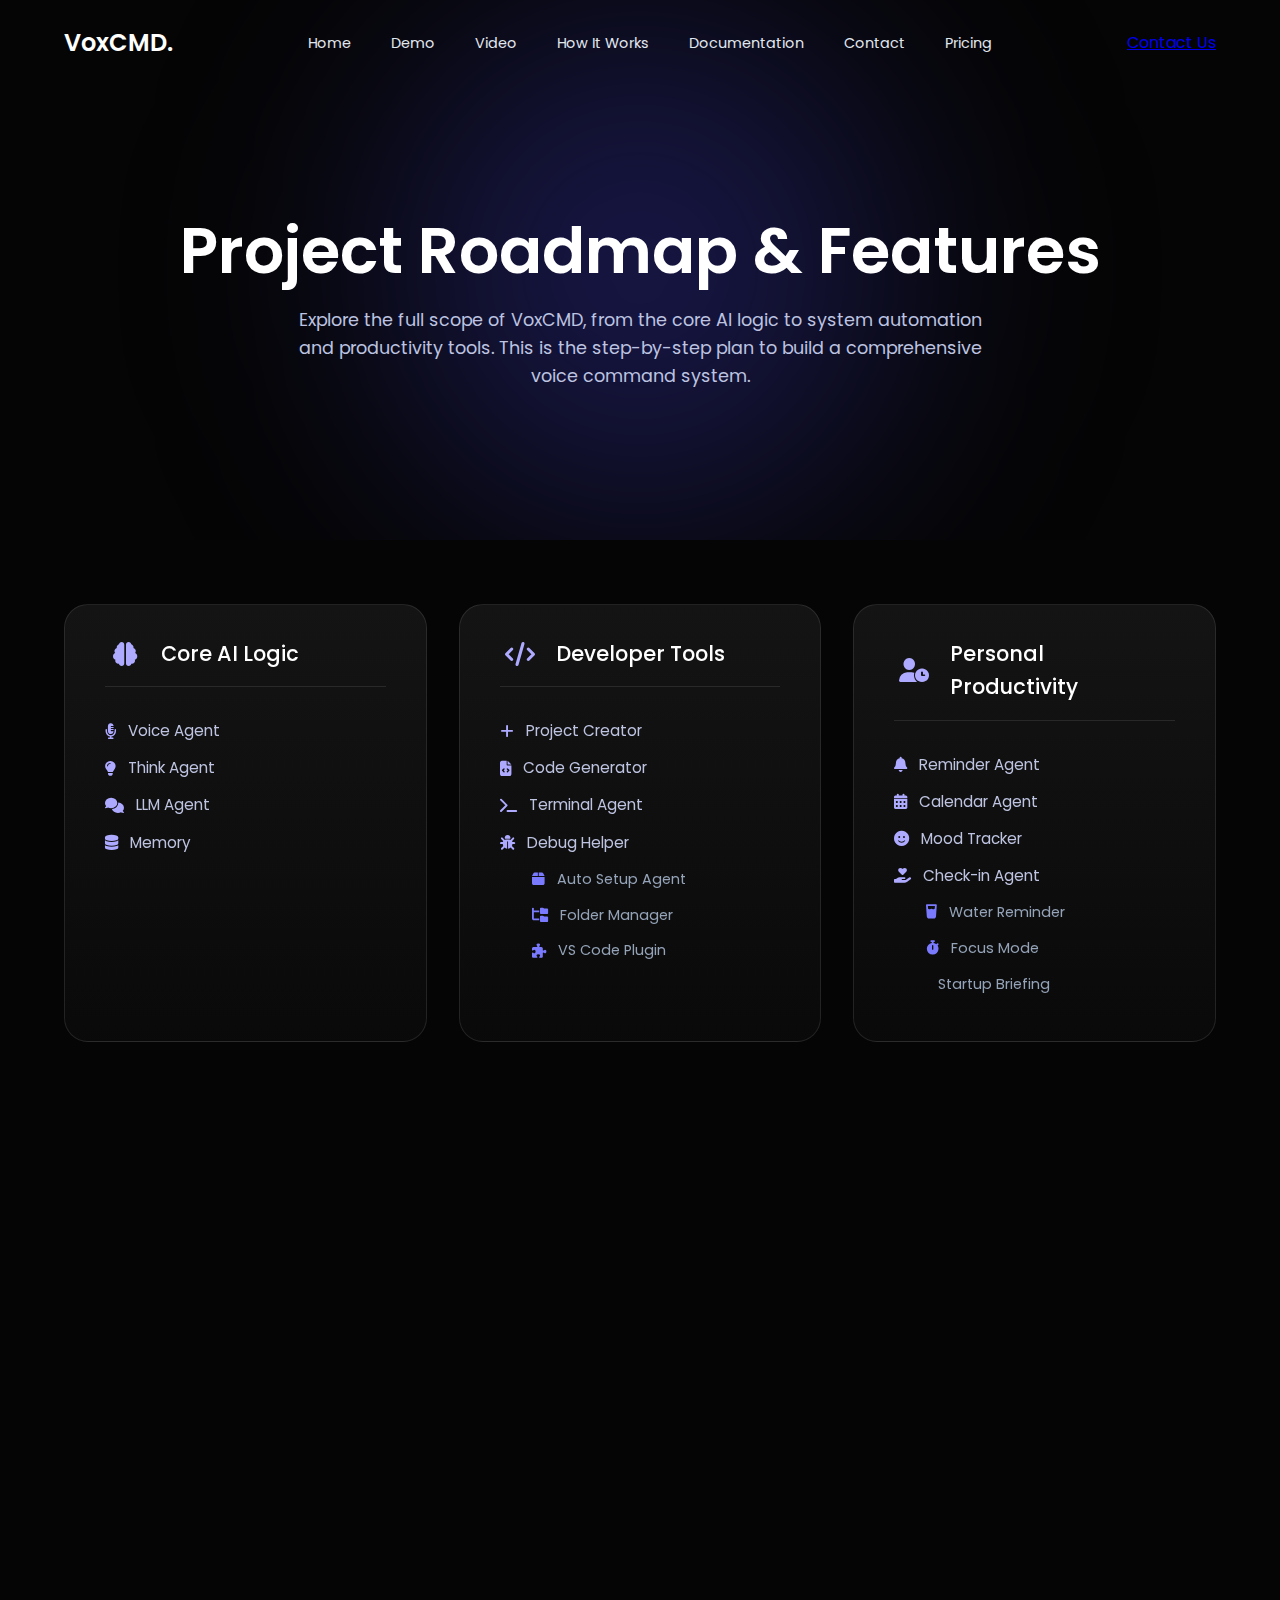
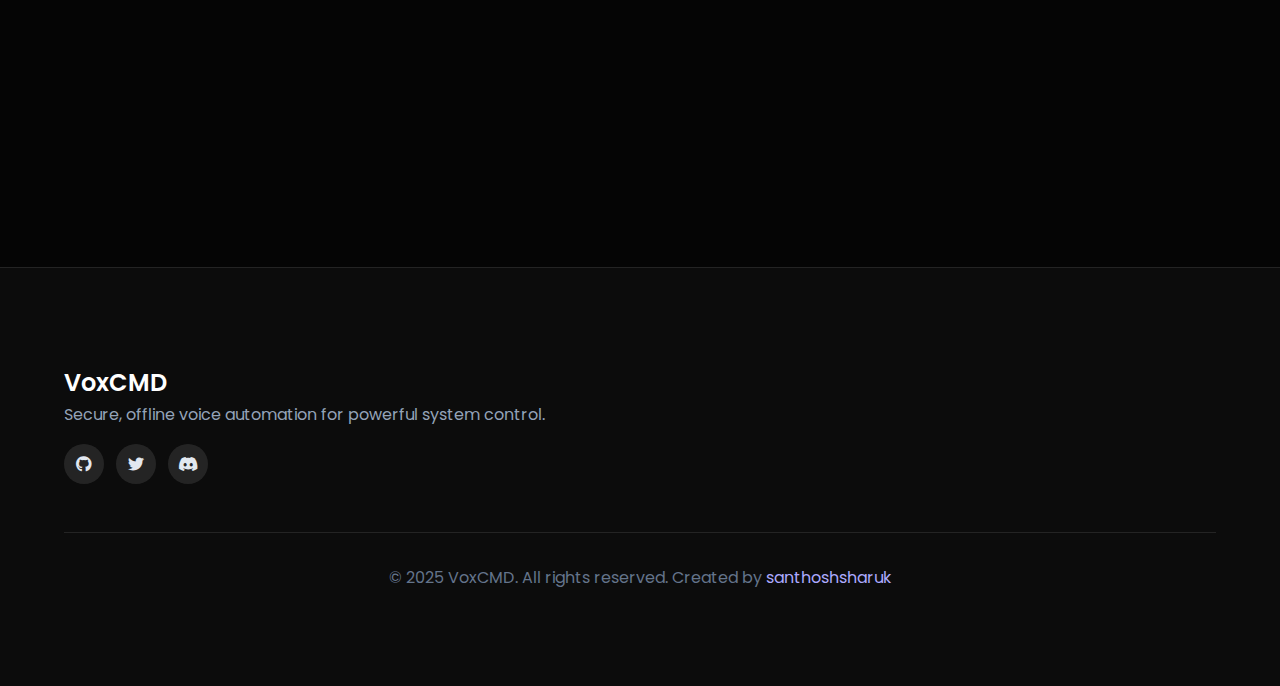
<file: features.html>
<!DOCTYPE html>
<html lang="en">
<head>
    <meta charset="UTF-8">
    <meta name="viewport" content="width=device-width, initial-scale=1.0">
    <meta name="description" content="Explore the powerful features and roadmap of VoxCMD - the offline multi-agent voice command system">
    <title>Features | VoxCMD</title>
    <!-- Font Awesome for icons -->
    <link rel="stylesheet" href="https://cdnjs.cloudflare.com/ajax/libs/font-awesome/6.4.0/css/all.min.css">
    <!-- Google Fonts -->
    <link rel="preconnect" href="https://fonts.googleapis.com">
    <link rel="preconnect" href="https://fonts.gstatic.com" crossorigin>
    <link href="https://fonts.googleapis.com/css2?family=Poppins:wght@300;400;500;600;700&display=swap" rel="stylesheet">
    <style>
        /* Base Styles from index.html */
        * {
            margin: 0;
            padding: 0;
            box-sizing: border-box;
            font-family: 'Poppins', 'Inter', sans-serif;
        }

        body {
            background-color: #050505;
            color: #f1f5f9;
            line-height: 1.6;
            background-image: url('https://uploads-ssl.webflow.com/64b055180413346b393b33b0/64b055180413346b393b3424_bg-noise-black.png');
            background-size: cover;
            overflow-x: hidden;
        }

        /* Navigation */
        .navbar {
            display: flex;
            justify-content: space-between;
            align-items: center;
            padding: 1.5rem 5%;
            position: absolute;
            width: 100%;
            top: 0;
            z-index: 100;
        }

        .logo {
            font-weight: 600;
            font-size: 1.5rem;
            color: #FFFFFF;
            text-decoration: none;
        }

        .nav-links {
            display: flex;
            gap: 2.5rem;
        }

        .nav-links a {
            color: #e2e8f0;
            text-decoration: none;
            font-weight: 400;
            transition: color 0.3s;
            font-size: 0.9rem;
        }
        
        .nav-links a:hover,
        .nav-links a.active {
            color: #FFFFFF;
        }

        .menu-btn { display: none; background: none; border: none; color: #e2e8f0; font-size: 1.5rem; cursor: pointer; z-index: 101; }

        /* Page Header */
        .page-header {
            min-height: 60vh;
            display: flex;
            flex-direction: column;
            justify-content: center;
            align-items: center;
            text-align: center;
            padding: 8rem 5% 4rem;
            position: relative;
            overflow: hidden;
        }
        
        .page-header::before {
            content: '';
            position: absolute;
            top: 50%;
            left: 50%;
            width: 900px;
            height: 900px;
            background: radial-gradient(circle, rgba(76, 74, 255, 0.35) 0%, rgba(76, 74, 255, 0) 60%);
            transform: translate(-50%, -50%);
            filter: blur(100px);
            z-index: -1;
        }

        .page-header h1 {
            font-size: clamp(2.5rem, 5vw, 4rem);
            font-weight: 600;
            margin-bottom: 1rem;
            line-height: 1.2;
            color: #FFFFFF;
        }

        .page-header p {
            font-size: clamp(1rem, 2vw, 1.1rem);
            max-width: 700px;
            color: #bdc3e0;
        }

        /* Animated Features Section */
        .features-roadmap {
            padding: 4rem 5% 6rem;
        }

        .feature-category-grid {
            display: grid;
            grid-template-columns: repeat(auto-fit, minmax(320px, 1fr));
            gap: 2rem;
        }

        .feature-category-card {
            background: linear-gradient(180deg, rgba(30, 30, 30, 0.6) 0%, rgba(15, 15, 15, 0.5) 100%);
            border-radius: 24px;
            padding: 2rem 2.5rem;
            border: 1px solid rgba(255, 255, 255, 0.1);
            backdrop-filter: blur(20px);
            transition: transform 0.3s ease, box-shadow 0.3s ease;
            opacity: 0; /* Initially hidden for animation */
            transform: translateY(40px); /* Start off-screen for animation */
        }
        
        .feature-category-card.visible {
            opacity: 1;
            transform: translateY(0);
        }

        .category-header {
            display: flex;
            align-items: center;
            gap: 1rem;
            margin-bottom: 2rem;
            border-bottom: 1px solid rgba(255, 255, 255, 0.1);
            padding-bottom: 1rem;
        }
        
        .category-header i {
            font-size: 1.5rem;
            color: #adaaff;
            width: 40px;
            text-align: center;
        }
        
        .category-header h3 {
            font-size: 1.3rem;
            color: #FFFFFF;
            font-weight: 500;
            margin: 0;
        }

        .feature-list {
            list-style: none;
            padding-left: 0;
        }

        .feature-list li {
            color: #bdc3e0;
            margin-bottom: 0.8rem;
            font-size: 0.95rem;
            display: flex;
            align-items: center;
            gap: 0.75rem;
            opacity: 0;
            transform: translateX(20px);
            transition: opacity 0.5s ease, transform 0.5s ease;
        }
        
        .feature-list li i {
            color: #adaaff;
        }

        .feature-list .sub-item {
            padding-left: 2rem;
            font-size: 0.9rem;
            color: #94a3b8;
        }
        
        .feature-list .sub-item i {
            color: #7a7aff;
        }
        
        /* Staggered animation for list items */
        .visible .feature-list li {
            opacity: 1;
            transform: translateX(0);
        }

        /* Footer and other sections */
        .footer { padding: 6rem 5%; background-color: #0c0c0c; border-top: 1px solid rgba(255, 255, 255, 0.1); }
        .footer-content { display: flex; justify-content: space-between; flex-wrap: wrap; gap: 3rem; }
        .footer-brand p { color: #94a3b8; }
        .footer-links-group h4 { color: #FFFFFF; font-weight: 500; }
        .footer-links-group a { color: #94a3b8; text-decoration: none; transition: color 0.3s; }
        .footer-links-group a:hover { color: #FFFFFF; }
        .footer-bottom { color: #64748b; text-align: center; margin-top: 3rem; border-top: 1px solid rgba(255,255,255,0.1); padding-top: 2rem; }
        .footer-bottom a { color: #adaaff; text-decoration: none; }
        .social-links { margin-top: 1rem; display: flex; gap: 0.75rem;}
        .social-link { width: 40px; height: 40px; border-radius: 50%; background-color: rgba(255,255,255,0.1); color: #e2e8f0; display: flex; align-items: center; justify-content: center; text-decoration: none; transition: all 0.3s; }
        .social-link:hover { background-color: #FFFFFF; color: #050505; }
        
        @media (max-width: 768px) {
            .navbar { padding: 1rem 5%; }
            .nav-links { display: none; position: fixed; top: 0; left: 0; width: 100%; height: 100vh; background-color: rgba(5, 5, 5, 0.95); flex-direction: column; justify-content: center; align-items: center; gap: 2rem; backdrop-filter: blur(10px); }
            .nav-links.active { display: flex; }
            .menu-btn { display: block; }
        }
    </style>
</head>
<body>
    <!-- Navigation -->
    <nav class="navbar">
        <div class="logo">VoxCMD.</div>
        <div class="nav-links" id="navLinks">
            <a href="index.html">Home</a>
            <a href="demo.html">Demo</a>
            <a href="video.html">Video</a>
            <a href="howitworks.html">How It Works</a>
            <a href="documentation.html">Documentation</a>
            <a href="contact.html">Contact</a>
            <a href="pricing.html">Pricing</a>
        </div>
        <div class="nav-cta">
             <a href="#contact">Contact Us</a>
        </div>
        <button class="menu-btn" id="menuBtn">
            <i class="fas fa-bars"></i>
        </button>
    </nav>

    <!-- Page Header -->
    <section class="page-header">
        <h1>Project Roadmap & Features</h1>
        <p>Explore the full scope of VoxCMD, from the core AI logic to system automation and productivity tools. This is the step-by-step plan to build a comprehensive voice command system.</p>
    </section>

    <!-- Animated Features Roadmap -->
    <section class="features-roadmap">
        <div class="feature-category-grid">

            <!-- Core AI Logic -->
            <div class="feature-category-card">
                <div class="category-header"><i class="fas fa-brain"></i><h3>Core AI Logic</h3></div>
                <ul class="feature-list">
                    <li><i class="fa-solid fa-microphone-lines"></i> Voice Agent</li>
                    <li><i class="fa-solid fa-lightbulb"></i> Think Agent</li>
                    <li><i class="fa-solid fa-comments"></i> LLM Agent</li>
                    <li><i class="fa-solid fa-database"></i> Memory</li>
                </ul>
            </div>

            <!-- Developer Tools -->
            <div class="feature-category-card">
                <div class="category-header"><i class="fas fa-code"></i><h3>Developer Tools</h3></div>
                <ul class="feature-list">
                    <li><i class="fa-solid fa-plus"></i> Project Creator</li>
                    <li><i class="fa-solid fa-file-code"></i> Code Generator</li>
                    <li><i class="fa-solid fa-terminal"></i> Terminal Agent</li>
                    <li><i class="fa-solid fa-bug"></i> Debug Helper</li>
                    <li class="sub-item"><i class="fa-solid fa-box"></i> Auto Setup Agent</li>
                    <li class="sub-item"><i class="fa-solid fa-folder-tree"></i> Folder Manager</li>
                    <li class="sub-item"><i class="fa-solid fa-puzzle-piece"></i> VS Code Plugin</li>
                </ul>
            </div>
            
            <!-- Personal Productivity -->
            <div class="feature-category-card">
                <div class="category-header"><i class="fas fa-user-clock"></i><h3>Personal Productivity</h3></div>
                <ul class="feature-list">
                    <li><i class="fa-solid fa-bell"></i> Reminder Agent</li>
                    <li><i class="fa-solid fa-calendar-days"></i> Calendar Agent</li>
                    <li><i class="fa-solid fa-face-smile"></i> Mood Tracker</li>
                    <li><i class="fa-solid fa-hand-holding-heart"></i> Check-in Agent</li>
                    <li class="sub-item"><i class="fa-solid fa-glass-water"></i> Water Reminder</li>
                    <li class="sub-item"><i class="fa-solid fa-stopwatch"></i> Focus Mode</li>
                    <li class="sub-item"><i class="fa-solid fa-sunrise"></i> Startup Briefing</li>
                </ul>
            </div>

            <!-- Information & Web -->
            <div class="feature-category-card">
                <div class="category-header"><i class="fas fa-globe"></i><h3>Information & Web</h3></div>
                <ul class="feature-list">
                    <li><i class="fa-solid fa-newspaper"></i> News Agent</li>
                    <li><i class="fa-solid fa-pen-nib"></i> Blog Helper</li>
                    <li><i class="fa-solid fa-graduation-cap"></i> Learning</li>
                    <li><i class="fa-solid fa-wand-magic-sparkles"></i> Idea Agent</li>
                </ul>
            </div>
            
            <!-- Social/Media Tools -->
            <div class="feature-category-card">
                <div class="category-header"><i class="fas fa-share-nodes"></i><h3>Social/Media Tools</h3></div>
                <ul class="feature-list">
                    <li><i class="fa-brands fa-linkedin"></i> LinkedIn Agent</li>
                    <li><i class="fa-brands fa-instagram"></i> Instagram Agent</li>
                    <li><i class="fa-brands fa-youtube"></i> YouTube Helper</li>
                    <li><i class="fa-solid fa-closed-captioning"></i> Caption Generator</li>
                    <li class="sub-item"><i class="fa-solid fa-calendar-plus"></i> Schedule Poster</li>
                    <li class="sub-item"><i class="fa-solid fa-comment-dots"></i> Content + Caption Generator</li>
                </ul>
            </div>

            <!-- System Automation -->
            <div class="feature-category-card">
                <div class="category-header"><i class="fas fa-cogs"></i><h3>System Automation</h3></div>
                <ul class="feature-list">
                    <li><i class="fa-solid fa-rocket"></i> App Launcher</li>
                    <li><i class="fa-solid fa-magnifying-glass"></i> File Finder</li>
                    <li><i class="fa-solid fa-chart-line"></i> Process Monitor</li>
                    <li><i class="fa-solid fa-cloud-sun"></i> Weather Agent</li>
                </ul>
            </div>
            
             <!-- Optional/Advanced -->
            <div class="feature-category-card">
                <div class="category-header"><i class="fas fa-star"></i><h3>Optional/Advanced</h3></div>
                <ul class="feature-list">
                    <li><i class="fa-solid fa-envelope-open-text"></i> Email / Meeting Agent (Future)</li>
                    <li><i class="fa-solid fa-chart-pie"></i> Log & Report Agent</li>
                    <li><i class="fa-solid fa-dice"></i> Habit Agent</li>
                    <li><i class="fa-solid fa-puzzle-piece"></i> Plugin & Browser Agent</li>
                </ul>
            </div>

        </div>
    </section>

    <!-- Footer -->
    <footer class="footer" id="contact">
        <div class="footer-content">
            <div class="footer-brand">
                <a href="index.html" class="logo">VoxCMD</a>
                <p>Secure, offline voice automation for powerful system control.</p>
                <div class="social-links">
                    <a href="#" class="social-link" aria-label="GitHub"><i class="fab fa-github"></i></a>
                    <a href="#" class="social-link" aria-label="Twitter"><i class="fab fa-twitter"></i></a>
                    <a href="#" class="social-link" aria-label="Discord"><i class="fab fa-discord"></i></a>
                </div>
            </div>
        </div>
        <div class="footer-bottom">
            <p>© 2025 VoxCMD. All rights reserved. Created by <a href="#">santhoshsharuk</a></p>
        </div>
    </footer>

    <!-- JavaScript -->
    <script>
        // Mobile menu toggle
        const menuBtn = document.getElementById('menuBtn');
        const navLinks = document.getElementById('navLinks');
        menuBtn.addEventListener('click', () => {
            navLinks.classList.toggle('active');
            menuBtn.innerHTML = navLinks.classList.contains('active') 
                ? '<i class="fas fa-times"></i>' 
                : '<i class="fas fa-bars"></i>';
        });

        // Animation on scroll
        document.addEventListener('DOMContentLoaded', () => {
            const observer = new IntersectionObserver((entries) => {
                entries.forEach((entry, index) => {
                    if (entry.isIntersecting) {
                        // Add a delay based on the entry's index to stagger the main card animations
                        setTimeout(() => {
                            entry.target.classList.add('visible');
                            
                            // Stagger list items inside the card
                            const listItems = entry.target.querySelectorAll('.feature-list li');
                            listItems.forEach((item, itemIndex) => {
                                item.style.transitionDelay = `${itemIndex * 100}ms`;
                            });

                        }, index * 150);
                        observer.unobserve(entry.target);
                    }
                });
            }, { threshold: 0.1 });

            const cards = document.querySelectorAll('.feature-category-card');
            cards.forEach(card => {
                observer.observe(card);
            });
        });
    </script>
</body>
</html>
</file>
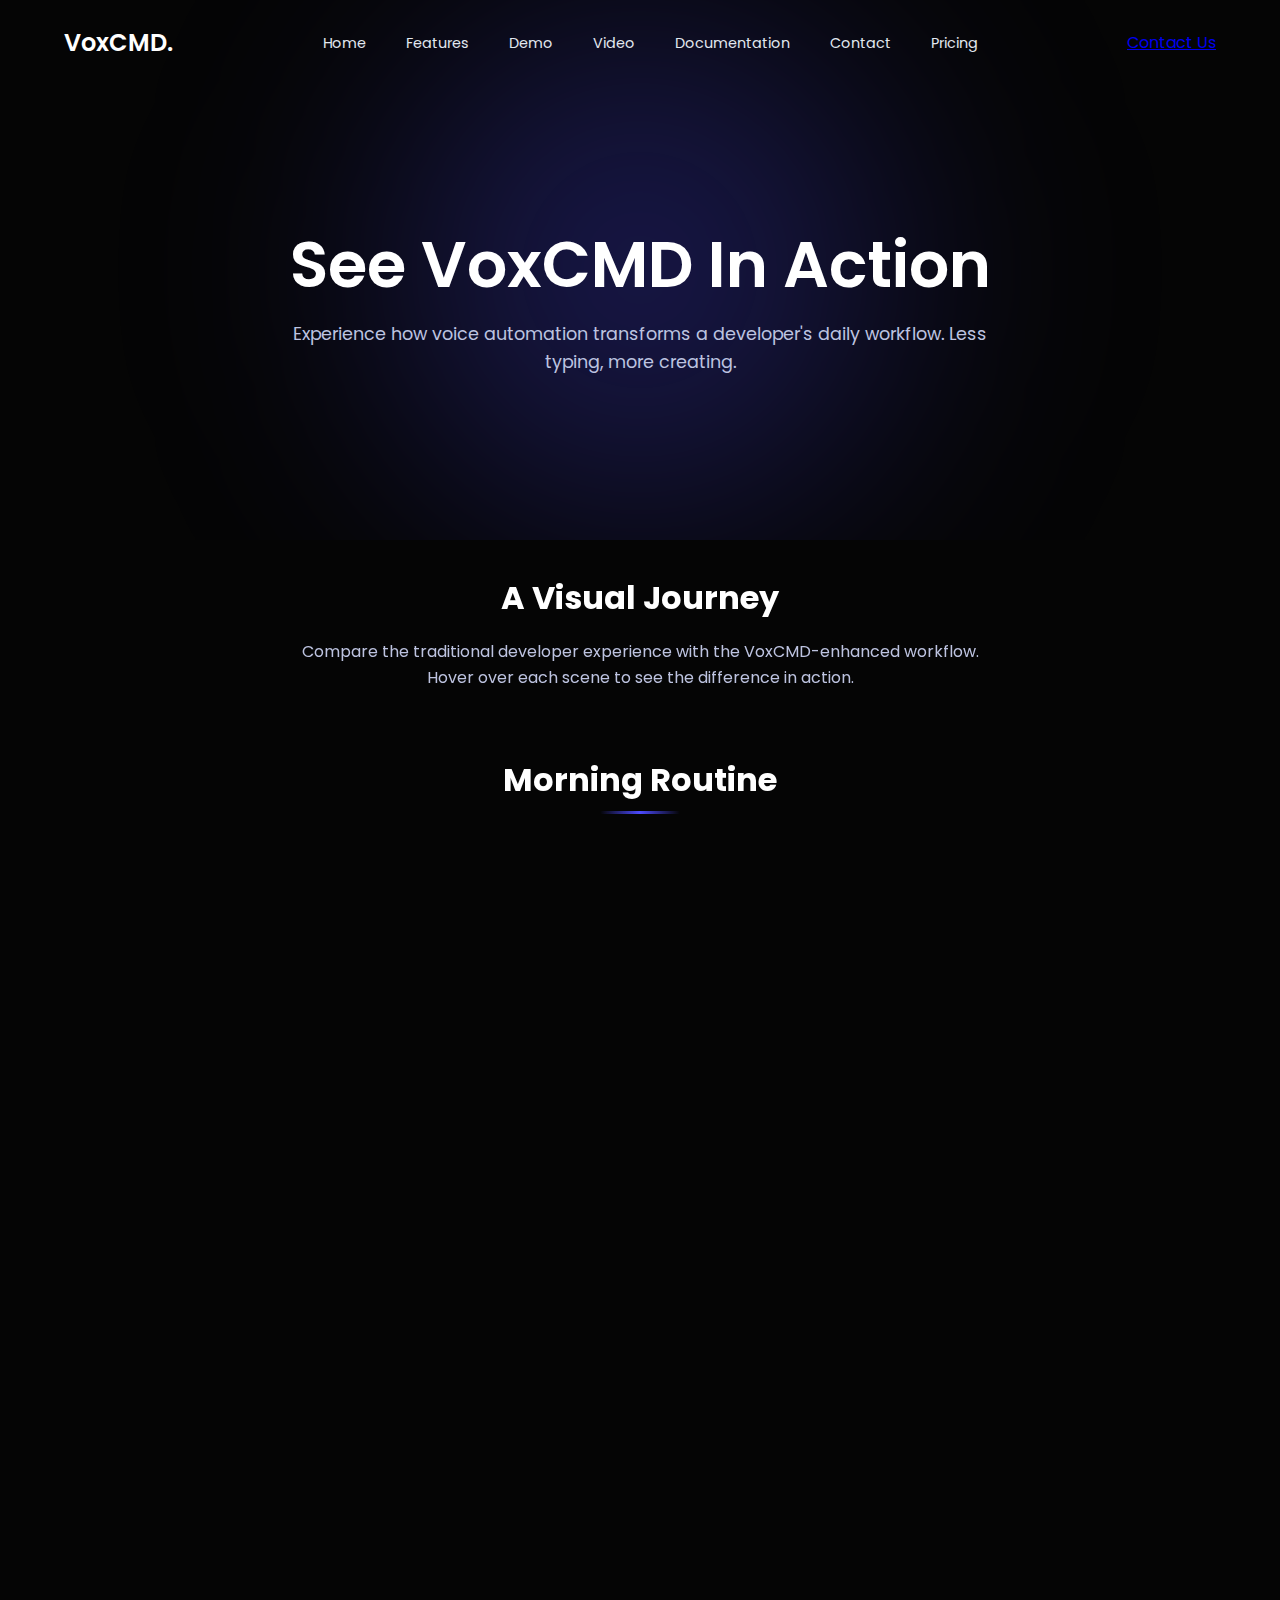
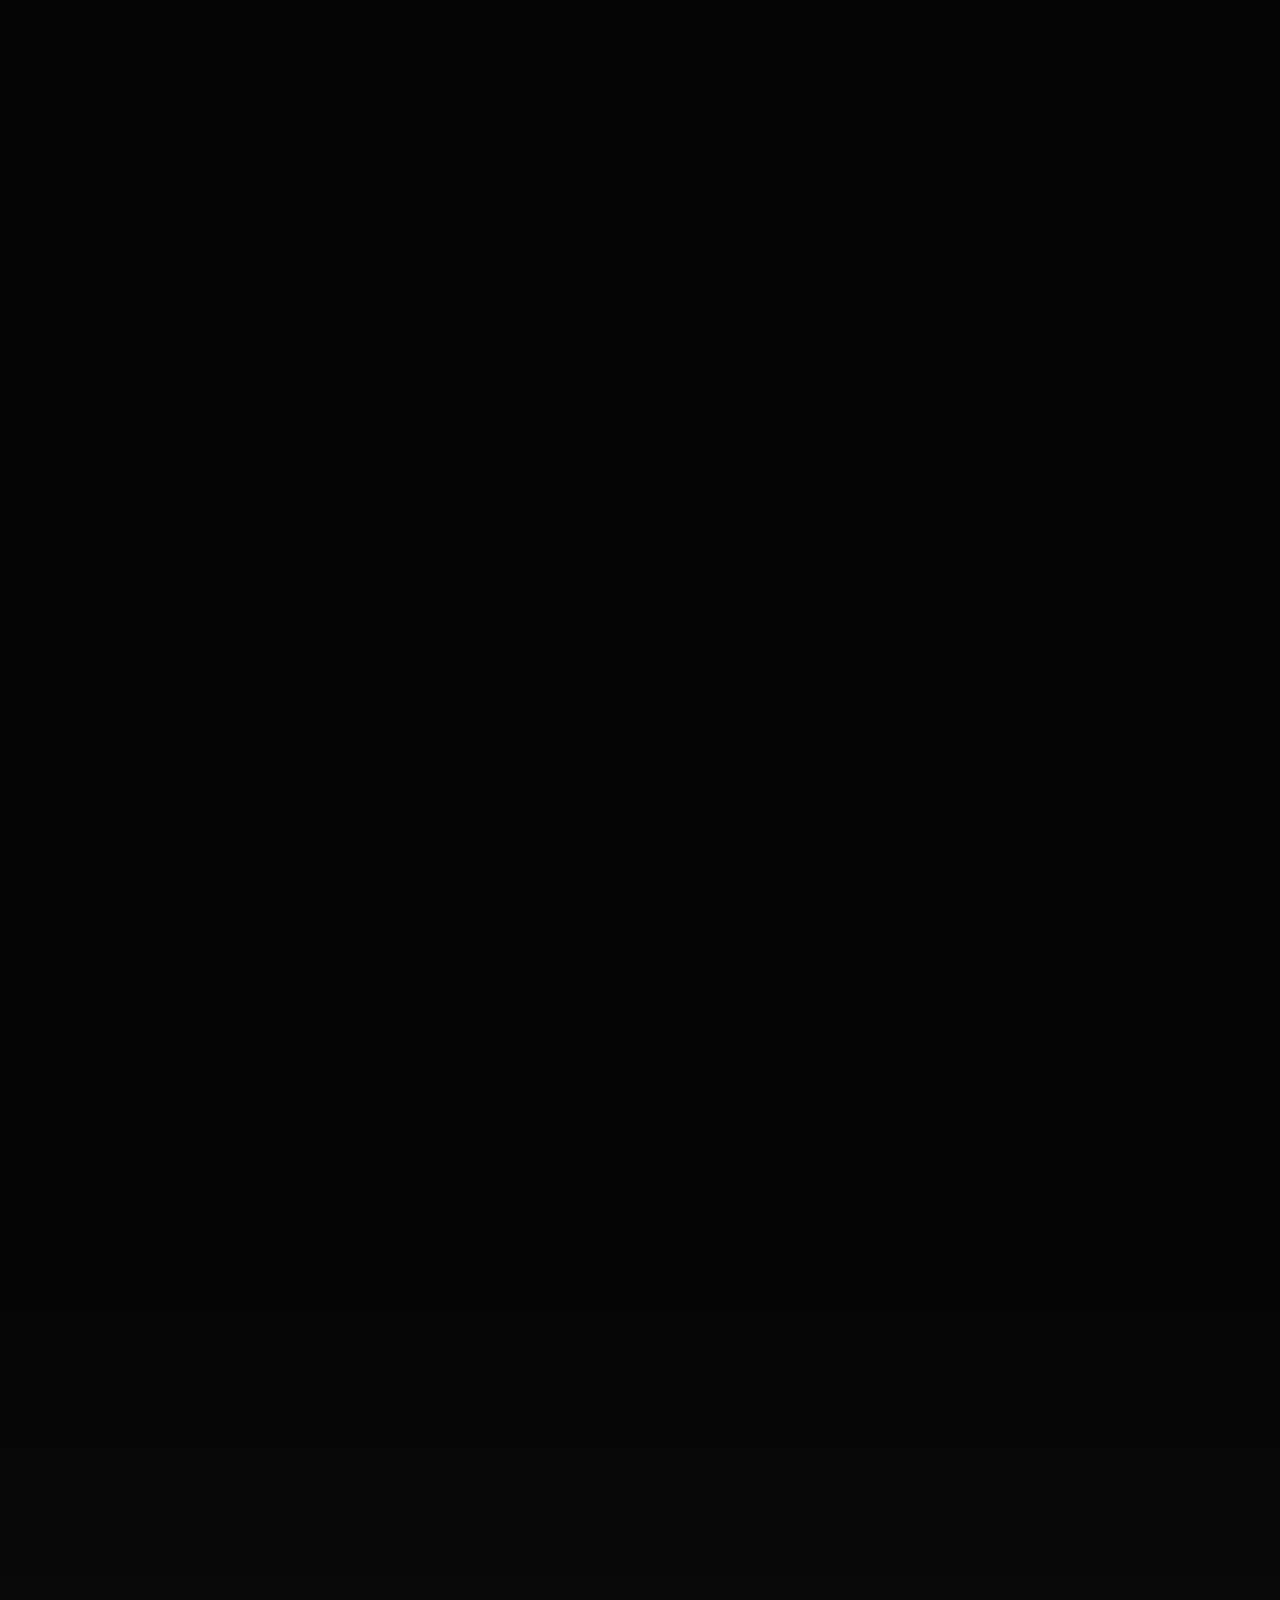
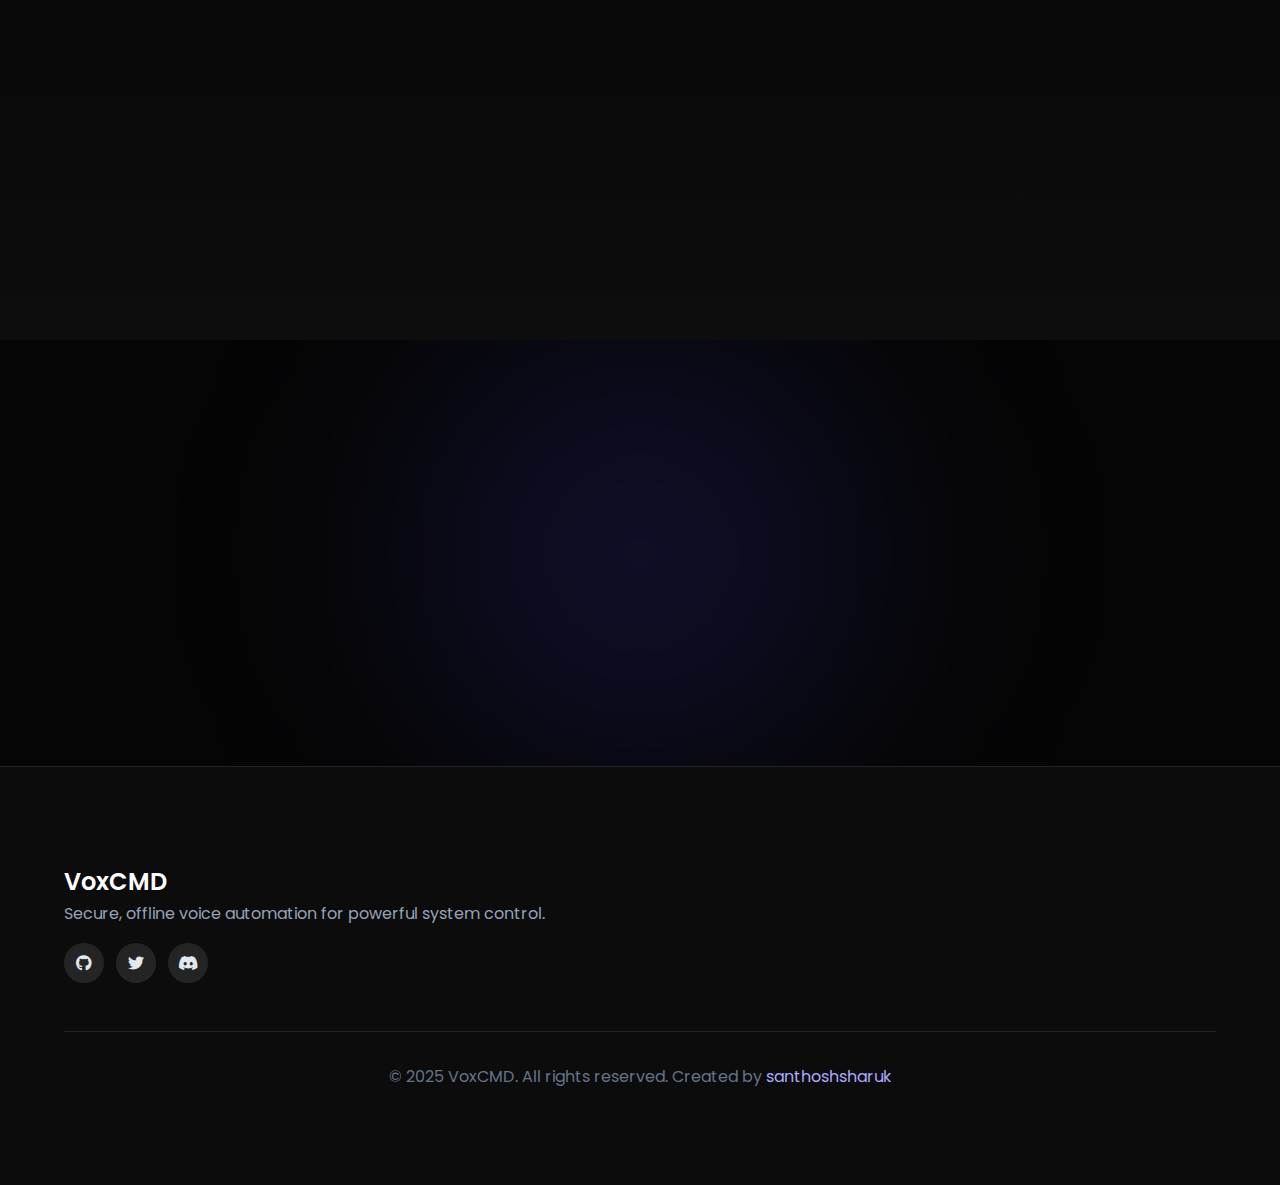
<file: howitworks.html>
<!DOCTYPE html>
<html lang="en">
<head>
    <meta charset="UTF-8">
    <meta name="viewport" content="width=device-width, initial-scale=1.0">
    <meta name="description" content="See how VoxCMD transforms a developer's daily workflow through voice automation">
    <title>How It Works | VoxCMD</title>
    <!-- Font Awesome for icons -->
    <link rel="stylesheet" href="https://cdnjs.cloudflare.com/ajax/libs/font-awesome/6.4.0/css/all.min.css">
    <!-- Google Fonts -->
    <link rel="preconnect" href="https://fonts.googleapis.com">
    <link rel="preconnect" href="https://fonts.gstatic.com" crossorigin>
    <link href="https://fonts.googleapis.com/css2?family=Poppins:wght@300;400;500;600;700&display=swap" rel="stylesheet">
    <!-- AOS Animation Library -->
    <link href="https://unpkg.com/aos@2.3.1/dist/aos.css" rel="stylesheet">
    <style>
        /* Base Styles from index.html */
        * {
            margin: 0;
            padding: 0;
            box-sizing: border-box;
            font-family: 'Poppins', 'Inter', sans-serif;
        }

        body {
            background-color: #050505;
            color: #f1f5f9;
            line-height: 1.6;
            background-image: url('https://uploads-ssl.webflow.com/64b055180413346b393b33b0/64b055180413346b393b3424_bg-noise-black.png');
            background-size: cover;
            overflow-x: hidden;
        }

        /* Navigation */
        .navbar {
            display: flex;
            justify-content: space-between;
            align-items: center;
            padding: 1.5rem 5%;
            position: absolute;
            width: 100%;
            top: 0;
            z-index: 100;
        }

        .logo {
            font-weight: 600;
            font-size: 1.5rem;
            color: #FFFFFF;
            text-decoration: none;
        }

        .nav-links {
            display: flex;
            gap: 2.5rem;
        }

        .nav-links a {
            color: #e2e8f0;
            text-decoration: none;
            font-weight: 400;
            transition: color 0.3s;
            font-size: 0.9rem;
        }
        
        .nav-links a:hover,
        .nav-links a.active {
            color: #FFFFFF;
        }

        .menu-btn { 
            display: none; 
            background: none; 
            border: none; 
            color: #e2e8f0; 
            font-size: 1.5rem; 
            cursor: pointer; 
            z-index: 101; 
        }

        /* Page Header */
        .page-header {
            min-height: 60vh;
            display: flex;
            flex-direction: column;
            justify-content: center;
            align-items: center;
            text-align: center;
            padding: 8rem 5% 4rem;
            position: relative;
            overflow: hidden;
        }
        
        .page-header::before {
            content: '';
            position: absolute;
            top: 50%;
            left: 50%;
            width: 900px;
            height: 900px;
            background: radial-gradient(circle, rgba(76, 74, 255, 0.35) 0%, rgba(76, 74, 255, 0) 60%);
            transform: translate(-50%, -50%);
            filter: blur(100px);
            z-index: -1;
        }

        .page-header h1 {
            font-size: clamp(2.5rem, 5vw, 4rem);
            font-weight: 600;
            margin-bottom: 1rem;
            line-height: 1.2;
            color: #FFFFFF;
        }

        .page-header p {
            font-size: clamp(1rem, 2vw, 1.1rem);
            max-width: 700px;
            color: #bdc3e0;
        }

        /* Visual Story Section */
        .story-container {
            max-width: 1400px;
            margin: 0 auto;
            padding: 2rem 5% 6rem;
        }

        .story-intro {
            text-align: center;
            margin-bottom: 4rem;
        }

        .story-intro h2 {
            font-size: 2rem;
            color: #FFFFFF;
            margin-bottom: 1rem;
        }

        .story-intro p {
            max-width: 700px;
            margin: 0 auto;
            color: #bdc3e0;
        }

        /* Scene Cards */
        .scenes-container {
            display: flex;
            flex-direction: column;
            gap: 6rem;
        }

        .scene {
            display: flex;
            flex-direction: column;
            gap: 3rem;
            position: relative;
        }

        .scene-title {
            text-align: center;
            color: #FFFFFF;
            font-size: 2rem;
            margin-bottom: 1rem;
            position: relative;
            display: inline-block;
            padding-bottom: 0.5rem;
        }

        .scene-title::after {
            content: '';
            position: absolute;
            bottom: 0;
            left: 50%;
            transform: translateX(-50%);
            width: 80px;
            height: 3px;
            background: linear-gradient(90deg, rgba(76, 74, 255, 0), rgba(76, 74, 255, 1), rgba(76, 74, 255, 0));
        }

        .scene-comparison {
            display: flex;
            flex-wrap: wrap;
            gap: 2rem;
            justify-content: center;
        }

        .workspace {
            flex: 1;
            min-width: 300px;
            max-width: 650px;
            aspect-ratio: 16/9;
            border-radius: 20px;
            overflow: hidden;
            position: relative;
            box-shadow: 0 15px 35px rgba(0, 0, 0, 0.5);
        }

        .workspace-bg {
            position: absolute;
            top: 0;
            left: 0;
            width: 100%;
            height: 100%;
            background-size: cover;
            background-position: center;
            transition: transform 0.5s ease;
        }

        .workspace:hover .workspace-bg {
            transform: scale(1.05);
        }

        .workspace-before .workspace-bg {
            background-image: url('https://images.unsplash.com/photo-1499951360447-b19be8fe80f5?ixlib=rb-4.0.3&ixid=M3wxMjA3fDB8MHxwaG90by1wYWdlfHx8fGVufDB8fHx8fA%3D%3D&auto=format&fit=crop&w=1050&q=80');
            filter: saturate(0.7) contrast(0.9);
        }

        .workspace-after .workspace-bg {
            background-image: url('https://images.unsplash.com/photo-1499951360447-b19be8fe80f5?ixlib=rb-4.0.3&ixid=M3wxMjA3fDB8MHxwaG90by1wYWdlfHx8fGVufDB8fHx8fA%3D%3D&auto=format&fit=crop&w=1050&q=80');
            filter: saturate(1.2) contrast(1.1);
        }

        .workspace-overlay {
            position: absolute;
            top: 0;
            left: 0;
            width: 100%;
            height: 100%;
            background: linear-gradient(to bottom, rgba(0,0,0,0.3), rgba(0,0,0,0.7));
            display: flex;
            flex-direction: column;
            justify-content: flex-end;
            padding: 2rem;
            transition: background 0.3s ease;
        }

        .workspace-before .workspace-overlay {
            background: linear-gradient(to bottom, rgba(255,74,74,0.1), rgba(255,74,74,0.6));
        }

        .workspace-after .workspace-overlay {
            background: linear-gradient(to bottom, rgba(76,74,255,0.1), rgba(76,74,255,0.6));
        }

        .workspace-title {
            font-size: 1.5rem;
            color: #FFFFFF;
            margin-bottom: 0.5rem;
            display: flex;
            align-items: center;
            gap: 0.5rem;
        }

        .workspace-desc {
            color: rgba(255, 255, 255, 0.9);
            font-size: 0.95rem;
            max-width: 90%;
        }

        .workspace-before .workspace-title i {
            color: #ff4a4a;
        }

        .workspace-after .workspace-title i {
            color: #4c4aff;
        }

        /* Visual elements for workspaces */
        .workspace-elements {
            position: absolute;
            top: 0;
            left: 0;
            width: 100%;
            height: 100%;
            pointer-events: none;
        }

        .app-icon {
            position: absolute;
            width: 50px;
            height: 50px;
            background-color: rgba(255, 255, 255, 0.9);
            border-radius: 10px;
            display: flex;
            align-items: center;
            justify-content: center;
            font-size: 1.5rem;
            box-shadow: 0 5px 15px rgba(0, 0, 0, 0.3);
            opacity: 0;
            transform: scale(0);
            transition: all 0.5s cubic-bezier(0.34, 1.56, 0.64, 1);
        }

        .app-icon i {
            color: #333;
        }

        .workspace-before:hover .app-icon {
            opacity: 1;
            transform: scale(1);
        }

        .workspace-after .voice-command {
            position: absolute;
            top: 15%;
            left: 50%;
            transform: translateX(-50%) scale(0);
            background-color: rgba(76, 74, 255, 0.9);
            color: white;
            padding: 0.75rem 1.5rem;
            border-radius: 30px;
            font-size: 0.9rem;
            box-shadow: 0 5px 15px rgba(0, 0, 0, 0.3);
            opacity: 0;
            transition: all 0.5s cubic-bezier(0.34, 1.56, 0.64, 1);
            display: flex;
            align-items: center;
            gap: 0.5rem;
        }

        .workspace-after:hover .voice-command {
            opacity: 1;
            transform: translateX(-50%) scale(1);
        }

        .voice-command i {
            color: white;
            animation: pulse 2s infinite;
        }

        @keyframes pulse {
            0% { transform: scale(1); }
            50% { transform: scale(1.2); }
            100% { transform: scale(1); }
        }

        .auto-apps {
            position: absolute;
            top: 40%;
            left: 50%;
            transform: translateX(-50%);
            display: flex;
            gap: 0.5rem;
        }

        .auto-app {
            width: 40px;
            height: 40px;
            background-color: white;
            border-radius: 8px;
            display: flex;
            align-items: center;
            justify-content: center;
            box-shadow: 0 5px 15px rgba(0, 0, 0, 0.3);
            opacity: 0;
            transform: translateY(20px);
            transition: all 0.5s ease;
        }

        .auto-app i {
            color: #333;
        }

        .workspace-after:hover .auto-app {
            opacity: 1;
            transform: translateY(0);
        }

        .workspace-after .auto-app:nth-child(1) { transition-delay: 0.1s; }
        .workspace-after .auto-app:nth-child(2) { transition-delay: 0.2s; }
        .workspace-after .auto-app:nth-child(3) { transition-delay: 0.3s; }
        .workspace-after .auto-app:nth-child(4) { transition-delay: 0.4s; }
        .workspace-after .auto-app:nth-child(5) { transition-delay: 0.5s; }

        /* Email icons - before */
        .workspace-before .app-icon:nth-child(1) { top: 15%; left: 15%; transition-delay: 0.1s; }
        .workspace-before .app-icon:nth-child(2) { top: 15%; left: 35%; transition-delay: 0.2s; }
        .workspace-before .app-icon:nth-child(3) { top: 15%; left: 55%; transition-delay: 0.3s; }
        .workspace-before .app-icon:nth-child(4) { top: 15%; left: 75%; transition-delay: 0.4s; }
        .workspace-before .app-icon:nth-child(5) { top: 35%; left: 25%; transition-delay: 0.5s; }
        .workspace-before .app-icon:nth-child(6) { top: 35%; left: 65%; transition-delay: 0.6s; }

        /* Health metrics animation */
        .health-impact {
            padding: 6rem 5%;
            text-align: center;
            background: linear-gradient(180deg, rgba(15, 15, 15, 0) 0%, rgba(15, 15, 15, 0.8) 100%);
        }

        .health-impact h2 {
            font-size: 2rem;
            color: #FFFFFF;
            margin-bottom: 2rem;
        }

        .health-metrics {
            display: flex;
            flex-wrap: wrap;
            justify-content: center;
            gap: 3rem;
            margin-top: 3rem;
        }

        .health-metric {
            flex: 1;
            min-width: 250px;
            max-width: 350px;
            height: 300px;
            padding: 2rem;
            background: linear-gradient(180deg, rgba(30, 30, 30, 0.6) 0%, rgba(15, 15, 15, 0.5) 100%);
            border-radius: 24px;
            border: 1px solid rgba(255, 255, 255, 0.1);
            backdrop-filter: blur(20px);
            position: relative;
            overflow: hidden;
            transition: transform 0.3s ease;
        }

        .health-metric:hover {
            transform: translateY(-10px);
        }

        .health-metric i {
            font-size: 2.5rem;
            color: #4c4aff;
            margin-bottom: 1rem;
        }

        .health-metric h3 {
            font-size: 1.3rem;
            color: #FFFFFF;
            margin-bottom: 1rem;
        }

        .health-metric p {
            color: #bdc3e0;
            position: relative;
            z-index: 1;
        }

        .health-visual {
            position: absolute;
            bottom: 0;
            left: 0;
            width: 100%;
            height: 40%;
            overflow: hidden;
        }

        .health-visual-rsi {
            background: url('https://images.unsplash.com/photo-1587614382346-4ec70e388b28?ixlib=rb-4.0.3&ixid=M3wxMjA3fDB8MHxzZWFyY2h8NXx8aGFuZHMlMjB0eXBpbmd8ZW58MHx8MHx8fDA%3D&auto=format&fit=crop&w=500&q=60');
            background-size: cover;
            background-position: center;
            opacity: 0.2;
            transition: opacity 0.3s;
        }

        .health-visual-eye {
            background: url('https://images.unsplash.com/photo-1559548331-f9cb98001426?ixlib=rb-4.0.3&ixid=M3wxMjA3fDB8MHxzZWFyY2h8OHx8ZXllJTIwY2FyZXxlbnwwfHwwfHx8MA%3D%3D&auto=format&fit=crop&w=500&q=60');
            background-size: cover;
            background-position: center;
            opacity: 0.2;
            transition: opacity 0.3s;
        }

        .health-visual-mental {
            background: url('https://images.unsplash.com/photo-1576091160550-2173dba999ef?ixlib=rb-4.0.3&ixid=M3wxMjA3fDB8MHxzZWFyY2h8NXx8bWVudGFsJTIwaGVhbHRofGVufDB8fDB8fHww&auto=format&fit=crop&w=500&q=60');
            background-size: cover;
            background-position: center;
            opacity: 0.2;
            transition: opacity 0.3s;
        }

        .health-visual-stress {
            background: url('https://images.unsplash.com/photo-1506126613408-eca07ce68773?ixlib=rb-4.0.3&ixid=M3wxMjA3fDB8MHxzZWFyY2h8Mnx8cmVsYXh8ZW58MHx8MHx8fDA%3D&auto=format&fit=crop&w=500&q=60');
            background-size: cover;
            background-position: center;
            opacity: 0.2;
            transition: opacity 0.3s;
        }

        .health-metric:hover .health-visual {
            opacity: 0.4;
        }

        /* Animated stat blocks */
        .stat-block {
            position: absolute;
            bottom: 20px;
            left: 50%;
            transform: translateX(-50%);
            background-color: rgba(76, 74, 255, 0.9);
            color: white;
            padding: 0.5rem 1rem;
            border-radius: 8px;
            font-size: 1.2rem;
            font-weight: 600;
            opacity: 0;
            transition: opacity 0.3s, transform 0.3s;
        }

        .health-metric:hover .stat-block {
            opacity: 1;
            transform: translateX(-50%) translateY(-10px);
        }

        /* CTA Section */
        .cta-section {
            padding: 6rem 5%;
            text-align: center;
            position: relative;
            overflow: hidden;
        }

        .cta-section::before {
            content: '';
            position: absolute;
            top: 50%;
            left: 50%;
            width: 800px;
            height: 800px;
            background: radial-gradient(circle, rgba(76, 74, 255, 0.2) 0%, rgba(76, 74, 255, 0) 60%);
            transform: translate(-50%, -50%);
            filter: blur(100px);
            z-index: -1;
        }

        .cta-section h2 {
            font-size: 2.5rem;
            color: #FFFFFF;
            margin-bottom: 1.5rem;
        }

        .cta-section p {
            max-width: 700px;
            margin: 0 auto 2rem;
            color: #bdc3e0;
            font-size: 1.1rem;
        }

        .cta-button {
            display: inline-block;
            padding: 1rem 2rem;
            background: #4c4aff;
            color: #FFFFFF;
            border-radius: 8px;
            text-decoration: none;
            font-weight: 500;
            transition: all 0.3s;
            border: none;
            cursor: pointer;
        }

        .cta-button:hover {
            background: #3c3acf;
            transform: translateY(-2px);
            box-shadow: 0 10px 20px rgba(76, 74, 255, 0.3);
        }

        /* Footer */
        .footer { padding: 6rem 5%; background-color: #0c0c0c; border-top: 1px solid rgba(255, 255, 255, 0.1); }
        .footer-content { display: flex; justify-content: space-between; flex-wrap: wrap; gap: 3rem; }
        .footer-brand p { color: #94a3b8; }
        .footer-links-group h4 { color: #FFFFFF; font-weight: 500; }
        .footer-links-group a { color: #94a3b8; text-decoration: none; transition: color 0.3s; }
        .footer-links-group a:hover { color: #FFFFFF; }
        .footer-bottom { color: #64748b; text-align: center; margin-top: 3rem; border-top: 1px solid rgba(255,255,255,0.1); padding-top: 2rem; }
        .footer-bottom a { color: #adaaff; text-decoration: none; }
        .social-links { margin-top: 1rem; display: flex; gap: 0.75rem;}
        .social-link { width: 40px; height: 40px; border-radius: 50%; background-color: rgba(255,255,255,0.1); color: #e2e8f0; display: flex; align-items: center; justify-content: center; text-decoration: none; transition: all 0.3s; }
        .social-link:hover { background-color: #FFFFFF; color: #050505; }
        
        @media (max-width: 768px) {
            .navbar { padding: 1rem 5%; }
            .nav-links { display: none; position: fixed; top: 0; left: 0; width: 100%; height: 100vh; background-color: rgba(5, 5, 5, 0.95); flex-direction: column; justify-content: center; align-items: center; gap: 2rem; backdrop-filter: blur(10px); }
            .nav-links.active { display: flex; }
            .menu-btn { display: block; }
            .scene-comparison { flex-direction: column; align-items: center; }
            .workspace { max-width: 100%; }
        }
    </style>
</head>
<body>
    <!-- Navigation -->
    <nav class="navbar">
        <div class="logo">VoxCMD.</div>
        <div class="nav-links" id="navLinks">
            <a href="index.html">Home</a>
            <a href="features.html">Features</a>
            <a href="demo.html">Demo</a>
            <a href="video.html">Video</a>
            
            <a href="documentation.html">Documentation</a>
            <a href="contact.html">Contact</a>
            <a href="pricing.html">Pricing</a>
        </div>
        <div class="nav-cta">
             <a href="#contact">Contact Us</a>
        </div>
        <button class="menu-btn" id="menuBtn">
            <i class="fas fa-bars"></i>
        </button>
    </nav>

    <!-- Page Header -->
    <section class="page-header">
        <h1>See VoxCMD In Action</h1>
        <p>Experience how voice automation transforms a developer's daily workflow. Less typing, more creating.</p>
    </section>

    <!-- Visual Story Section -->
    <section class="story-container">
        <div class="story-intro" data-aos="fade-up">
            <h2>A Visual Journey</h2>
            <p>Compare the traditional developer experience with the VoxCMD-enhanced workflow. Hover over each scene to see the difference in action.</p>
        </div>

        <!-- Scenes Container -->
        <div class="scenes-container">
            <!-- Morning Routine Scene -->
            <div class="scene" data-aos="fade-up">
                <h3 class="scene-title">Morning Routine</h3>
                <div class="scene-comparison">
                    <!-- Before VoxCMD -->
                    <div class="workspace workspace-before" data-aos="fade-right">
                        <div class="workspace-bg"></div>
                        <div class="workspace-elements">
                            <!-- Manually opening apps one by one -->
                            <div class="app-icon"><i class="fas fa-envelope"></i></div>
                            <div class="app-icon"><i class="fas fa-calendar"></i></div>
                            <div class="app-icon"><i class="fas fa-code"></i></div>
                            <div class="app-icon"><i class="fas fa-terminal"></i></div>
                            <div class="app-icon"><i class="fab fa-slack"></i></div>
                            <div class="app-icon"><i class="fas fa-chrome"></i></div>
                        </div>
                        <div class="workspace-overlay">
                            <h4 class="workspace-title"><i class="fas fa-times-circle"></i> Without VoxCMD</h4>
                            <p class="workspace-desc">Manually opening multiple applications one-by-one, checking meetings and emails individually.</p>
                        </div>
                    </div>

                    <!-- After VoxCMD -->
                    <div class="workspace workspace-after" data-aos="fade-left">
                        <div class="workspace-bg"></div>
                        <div class="workspace-elements">
                            <!-- Voice command visualization -->
                            <div class="voice-command"><i class="fas fa-microphone-alt"></i> "Hey VoxCMD, start my workday"</div>
                            
                            <!-- Auto-launching apps -->
                            <div class="auto-apps">
                                <div class="auto-app"><i class="fas fa-envelope"></i></div>
                                <div class="auto-app"><i class="fas fa-calendar"></i></div>
                                <div class="auto-app"><i class="fas fa-code"></i></div>
                                <div class="auto-app"><i class="fas fa-terminal"></i></div>
                                <div class="auto-app"><i class="fab fa-slack"></i></div>
                            </div>
                        </div>
                        <div class="workspace-overlay">
                            <h4 class="workspace-title"><i class="fas fa-check-circle"></i> With VoxCMD</h4>
                            <p class="workspace-desc">One voice command launches all applications and provides a morning briefing with key information.</p>
                        </div>
                    </div>
                </div>
            </div>

            <!-- Project Setup Scene -->
            <div class="scene" data-aos="fade-up">
                <h3 class="scene-title">Project Setup</h3>
                <div class="scene-comparison">
                    <!-- Before VoxCMD -->
                    <div class="workspace workspace-before" data-aos="fade-right">
                        <div class="workspace-bg" style="background-image: url('https://images.unsplash.com/photo-1537432376769-00f5c2f4c8d2?ixlib=rb-4.0.3&ixid=M3wxMjA3fDB8MHxzZWFyY2h8MTB8fHRlcm1pbmFsfGVufDB8fDB8fHww&auto=format&fit=crop&w=500&q=60');"></div>
                        <div class="workspace-elements">
                            <!-- Visualize typing multiple commands -->
                            <div class="app-icon" style="top: 20%; left: 20%;"><i class="fas fa-folder-plus"></i></div>
                            <div class="app-icon" style="top: 20%; left: 50%;"><i class="fas fa-code-branch"></i></div>
                            <div class="app-icon" style="top: 20%; left: 80%;"><i class="fas fa-download"></i></div>
                            <div class="app-icon" style="top: 50%; left: 35%;"><i class="fas fa-cogs"></i></div>
                            <div class="app-icon" style="top: 50%; left: 65%;"><i class="fas fa-file-code"></i></div>
                        </div>
                        <div class="workspace-overlay">
                            <h4 class="workspace-title"><i class="fas fa-times-circle"></i> Without VoxCMD</h4>
                            <p class="workspace-desc">20+ minutes spent on manual setup: creating directories, initializing git, installing packages.</p>
                        </div>
                    </div>

                    <!-- After VoxCMD -->
                    <div class="workspace workspace-after" data-aos="fade-left">
                        <div class="workspace-bg" style="background-image: url('https://images.unsplash.com/photo-1537432376769-00f5c2f4c8d2?ixlib=rb-4.0.3&ixid=M3wxMjA3fDB8MHxzZWFyY2h8MTB8fHRlcm1pbmFsfGVufDB8fDB8fHww&auto=format&fit=crop&w=500&q=60');"></div>
                        <div class="workspace-elements">
                            <div class="voice-command" style="width: 80%;"><i class="fas fa-microphone-alt"></i> "VoxCMD, create a new React project with TypeScript and Tailwind"</div>
                            
                            <div class="auto-apps" style="top: 60%;">
                                <div class="auto-app"><i class="fas fa-magic"></i></div>
                            </div>
                        </div>
                        <div class="workspace-overlay">
                            <h4 class="workspace-title"><i class="fas fa-check-circle"></i> With VoxCMD</h4>
                            <p class="workspace-desc">One voice command creates the entire project structure in under a minute - ready to start coding.</p>
                        </div>
                    </div>
                </div>
            </div>

            <!-- Coding Session Scene -->
            <div class="scene" data-aos="fade-up">
                <h3 class="scene-title">Coding Session</h3>
                <div class="scene-comparison">
                    <!-- Before VoxCMD -->
                    <div class="workspace workspace-before" data-aos="fade-right">
                        <div class="workspace-bg" style="background-image: url('https://images.unsplash.com/photo-1542831371-29b0f74f9713?ixlib=rb-4.0.3&ixid=M3wxMjA3fDB8MHxzZWFyY2h8M3x8Y29kaW5nfGVufDB8fDB8fHww&auto=format&fit=crop&w=500&q=60');"></div>
                        <div class="workspace-elements">
                            <div class="app-icon" style="top: 15%; left: 20%;"><i class="fas fa-search"></i></div>
                            <div class="app-icon" style="top: 15%; left: 50%;"><i class="fas fa-book"></i></div>
                            <div class="app-icon" style="top: 15%; left: 80%;"><i class="fas fa-bug"></i></div>
                            <div class="app-icon" style="top: 45%; left: 35%;"><i class="fas fa-keyboard"></i></div>
                            <div class="app-icon" style="top: 45%; left: 65%;"><i class="fas fa-mouse"></i></div>
                        </div>
                        <div class="workspace-overlay">
                            <h4 class="workspace-title"><i class="fas fa-times-circle"></i> Without VoxCMD</h4>
                            <p class="workspace-desc">Constant context switching between keyboard, mouse, documentation, and debugging tools.</p>
                        </div>
                    </div>

                    <!-- After VoxCMD -->
                    <div class="workspace workspace-after" data-aos="fade-left">
                        <div class="workspace-bg" style="background-image: url('https://images.unsplash.com/photo-1542831371-29b0f74f9713?ixlib=rb-4.0.3&ixid=M3wxMjA3fDB8MHxzZWFyY2h8M3x8Y29kaW5nfGVufDB8fDB8fHww&auto=format&fit=crop&w=500&q=60');"></div>
                        <div class="workspace-elements">
                            <div class="voice-command"><i class="fas fa-microphone-alt"></i> "VoxCMD, find React useEffect docs"</div>
                            
                            <div class="auto-apps" style="top: 60%;">
                                <div class="auto-app"><i class="fas fa-code"></i></div>
                                <div class="auto-app"><i class="fas fa-glass-water"></i></div>
                                <div class="auto-app"><i class="fas fa-chair"></i></div>
                            </div>
                        </div>
                        <div class="workspace-overlay">
                            <h4 class="workspace-title"><i class="fas fa-check-circle"></i> With VoxCMD</h4>
                            <p class="workspace-desc">Voice commands fetch documentation and debug help without breaking flow. Automatic health reminders.</p>
                        </div>
                    </div>
                </div>
            </div>

            <!-- End of Day Scene -->
            <div class="scene" data-aos="fade-up">
                <h3 class="scene-title">End of Day</h3>
                <div class="scene-comparison">
                    <!-- Before VoxCMD -->
                    <div class="workspace workspace-before" data-aos="fade-right">
                        <div class="workspace-bg" style="background-image: url('https://images.unsplash.com/photo-1517430816045-df4b7de11d1d?ixlib=rb-4.0.3&ixid=M3wxMjA3fDB8MHxzZWFyY2h8Mnx8Y29tcHV0ZXIlMjBuaWdodHxlbnwwfHwwfHx8MA%3D%3D&auto=format&fit=crop&w=500&q=60');"></div>
                        <div class="workspace-elements">
                            <div class="app-icon" style="top: 20%; left: 20%;"><i class="fas fa-tasks"></i></div>
                            <div class="app-icon" style="top: 20%; left: 50%;"><i class="fas fa-envelope"></i></div>
                            <div class="app-icon" style="top: 20%; left: 80%;"><i class="fas fa-power-off"></i></div>
                            <div class="app-icon" style="top: 50%; left: 35%;"><i class="fas fa-file-alt"></i></div>
                            <div class="app-icon" style="top: 50%; left: 65%;"><i class="fas fa-question"></i></div>
                        </div>
                        <div class="workspace-overlay">
                            <h4 class="workspace-title"><i class="fas fa-times-circle"></i> Without VoxCMD</h4>
                            <p class="workspace-desc">Manually updating task trackers, sending status emails, and closing applications one by one.</p>
                        </div>
                    </div>

                    <!-- After VoxCMD -->
                    <div class="workspace workspace-after" data-aos="fade-left">
                        <div class="workspace-bg" style="background-image: url('https://images.unsplash.com/photo-1517430816045-df4b7de11d1d?ixlib=rb-4.0.3&ixid=M3wxMjA3fDB8MHxzZWFyY2h8Mnx8Y29tcHV0ZXIlMjBuaWdodHxlbnwwfHwwfHx8MA%3D%3D&auto=format&fit=crop&w=500&q=60');"></div>
                        <div class="workspace-elements">
                            <div class="voice-command"><i class="fas fa-microphone-alt"></i> "VoxCMD, end my workday"</div>
                            
                            <div class="auto-apps" style="top: 60%;">
                                <div class="auto-app"><i class="fas fa-list-check"></i></div>
                                <div class="auto-app"><i class="fas fa-floppy-disk"></i></div>
                                <div class="auto-app"><i class="fas fa-calendar-day"></i></div>
                            </div>
                        </div>
                        <div class="workspace-overlay">
                            <h4 class="workspace-title"><i class="fas fa-check-circle"></i> With VoxCMD</h4>
                            <p class="workspace-desc">One command generates progress summary, updates tasks, and sets up tomorrow's starting point.</p>
                        </div>
                    </div>
                </div>
            </div>
        </div>
    </section>

    <!-- Health Impact Section -->
    <section class="health-impact">
        <h2 data-aos="fade-up">Health & Well-being Benefits</h2>
        <p data-aos="fade-up" data-aos-delay="100">See how VoxCMD impacts not just your productivity, but your physical and mental health.</p>

        <div class="health-metrics">
            <div class="health-metric" data-aos="zoom-in" data-aos-delay="100">
                <i class="fas fa-hand-holding-heart"></i>
                <h3>Reduced RSI Risk</h3>
                <p>Less keyboard and mouse usage means significantly reduced risk of repetitive strain injuries.</p>
                <div class="health-visual health-visual-rsi"></div>
                <div class="stat-block">-40% Hand Strain</div>
            </div>

            <div class="health-metric" data-aos="zoom-in" data-aos-delay="200">
                <i class="fas fa-eye"></i>
                <h3>Improved Eye Health</h3>
                <p>Automated break reminders protect your vision and reduce eye fatigue.</p>
                <div class="health-visual health-visual-eye"></div>
                <div class="stat-block">+60% Eye Relief</div>
            </div>

            <div class="health-metric" data-aos="zoom-in" data-aos-delay="300">
                <i class="fas fa-brain"></i>
                <h3>Mental Clarity</h3>
                <p>Reduced cognitive load means more mental energy for creative problem-solving.</p>
                <div class="health-visual health-visual-mental"></div>
                <div class="stat-block">+45% Focus</div>
            </div>

            <div class="health-metric" data-aos="zoom-in" data-aos-delay="400">
                <i class="fas fa-heartbeat"></i>
                <h3>Stress Reduction</h3>
                <p>Smoother workflows and fewer frustrations lead to measurably lower stress levels.</p>
                <div class="health-visual health-visual-stress"></div>
                <div class="stat-block">-35% Stress</div>
            </div>
        </div>
    </section>

    <!-- CTA Section -->
    <section class="cta-section">
        <h2 data-aos="fade-up">Transform Your Development Experience</h2>
        <p data-aos="fade-up" data-aos-delay="100">Join the growing community of developers who have reclaimed their time, improved their health, and boosted productivity with VoxCMD.</p>
        <a href="#" class="cta-button" data-aos="fade-up" data-aos-delay="200">Get Started with VoxCMD</a>
    </section>

    <!-- Footer -->
    <footer class="footer" id="contact">
        <div class="footer-content">
            <div class="footer-brand">
                <a href="index.html" class="logo">VoxCMD</a>
                <p>Secure, offline voice automation for powerful system control.</p>
                <div class="social-links">
                    <a href="#" class="social-link" aria-label="GitHub"><i class="fab fa-github"></i></a>
                    <a href="#" class="social-link" aria-label="Twitter"><i class="fab fa-twitter"></i></a>
                    <a href="#" class="social-link" aria-label="Discord"><i class="fab fa-discord"></i></a>
                </div>
            </div>
        </div>
        <div class="footer-bottom">
            <p>© 2025 VoxCMD. All rights reserved. Created by <a href="#">santhoshsharuk</a></p>
        </div>
    </footer>

    <!-- JavaScript -->
    <script src="https://unpkg.com/aos@2.3.1/dist/aos.js"></script>
    <script>
        // Initialize AOS animation library
        AOS.init({
            duration: 800,
            easing: 'ease-in-out',
            once: true,
            mirror: false,
            offset: 100
        });

        // Mobile menu toggle
        const menuBtn = document.getElementById('menuBtn');
        const navLinks = document.getElementById('navLinks');
        menuBtn.addEventListener('click', () => {
            navLinks.classList.toggle('active');
            menuBtn.innerHTML = navLinks.classList.contains('active') 
                ? '<i class="fas fa-times"></i>' 
                : '<i class="fas fa-bars"></i>';
        });
    </script>
</body>
</html>
</file>
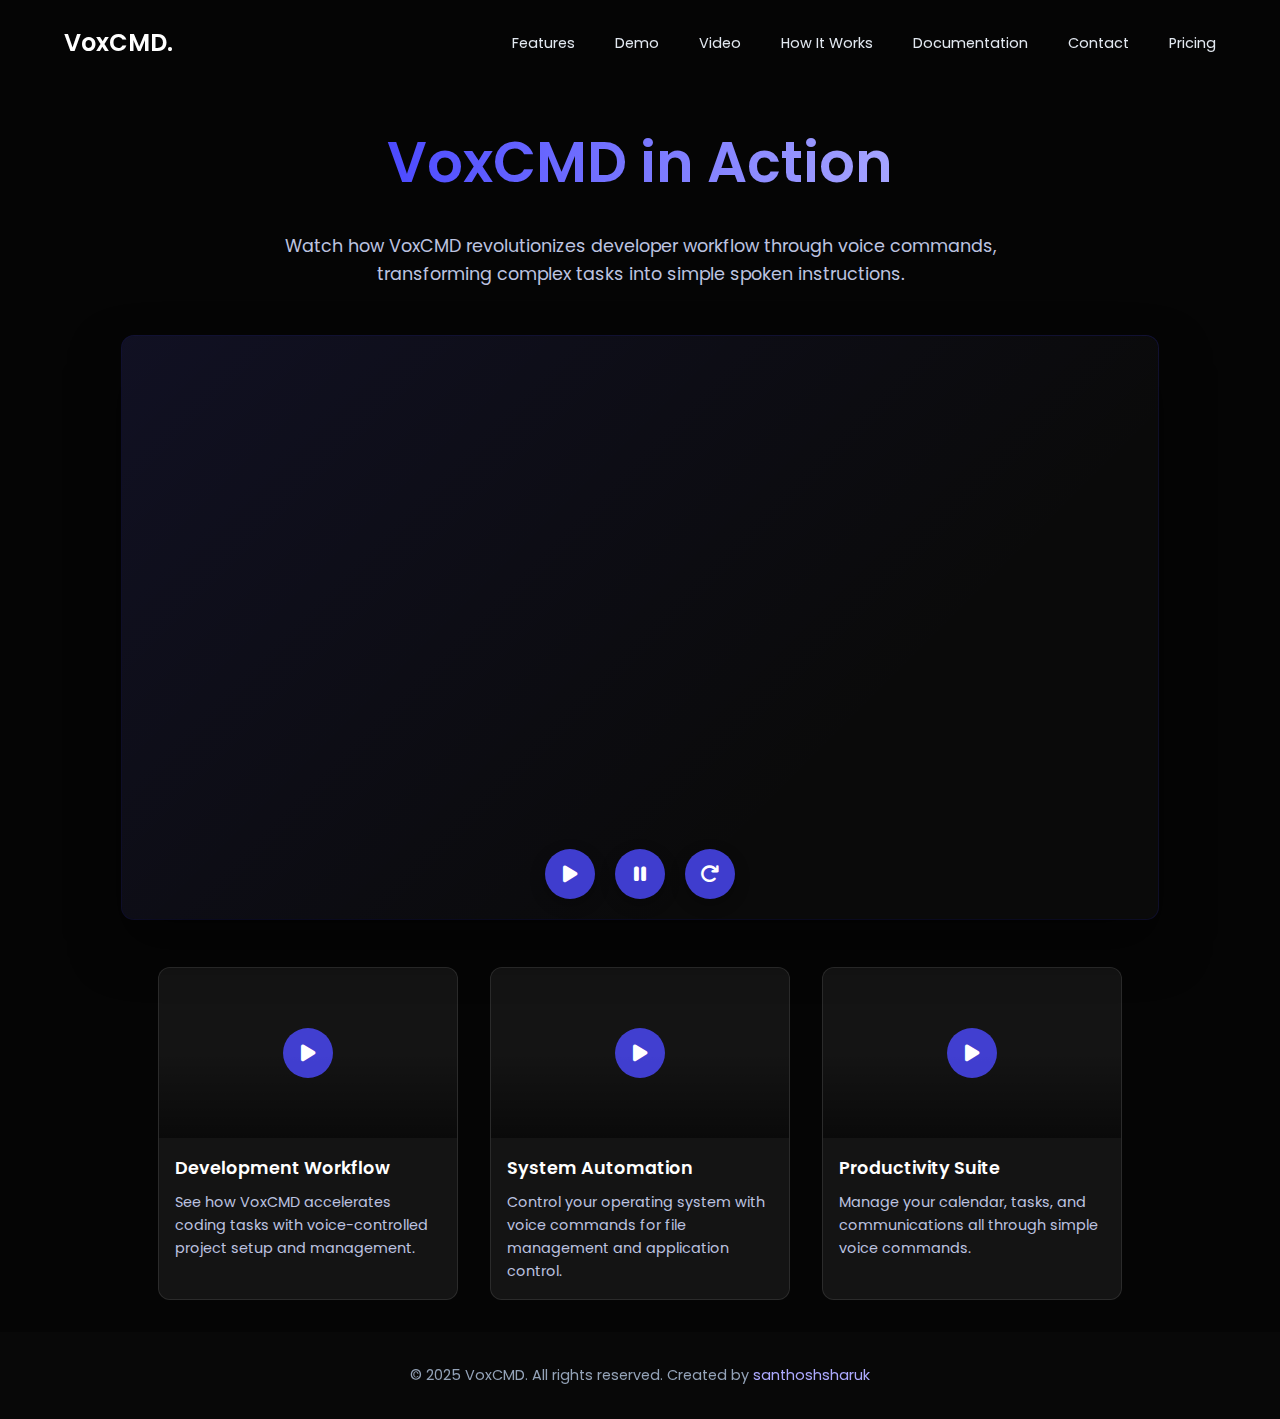
<file: video.html>
<!DOCTYPE html>
<html lang="en">
<head>
    <meta charset="UTF-8">
    <meta name="viewport" content="width=device-width, initial-scale=1.0">
    <meta name="description" content="Watch VoxCMD's video demonstration of voice automation features">
    <title>Video Demo | VoxCMD</title>
    <!-- Font Awesome for icons -->
    <link rel="stylesheet" href="https://cdnjs.cloudflare.com/ajax/libs/font-awesome/6.4.0/css/all.min.css">
    <!-- Google Fonts -->
    <link rel="preconnect" href="https://fonts.googleapis.com">
    <link rel="preconnect" href="https://fonts.gstatic.com" crossorigin>
    <link href="https://fonts.googleapis.com/css2?family=Poppins:wght@300;400;500;600;700&display=swap" rel="stylesheet">
    <style>
        /* Base Styles */
        * {
            margin: 0;
            padding: 0;
            box-sizing: border-box;
            font-family: 'Poppins', 'Inter', sans-serif;
        }

        body {
            background-color: #050505;
            color: #f1f5f9;
            line-height: 1.6;
            background-image: url('https://uploads-ssl.webflow.com/64b055180413346b393b33b0/64b055180413346b393b3424_bg-noise-black.png');
            background-size: cover;
            overflow-x: hidden;
            height: 100vh;
            display: flex;
            flex-direction: column;
        }

        /* Navigation */
        .navbar {
            display: flex;
            justify-content: space-between;
            align-items: center;
            padding: 1.5rem 5%;
            width: 100%;
            z-index: 100;
            background-color: rgba(5, 5, 5, 0.8);
            backdrop-filter: blur(10px);
        }

        .logo {
            font-weight: 600;
            font-size: 1.5rem;
            color: #FFFFFF;
            text-decoration: none;
        }

        .nav-links {
            display: flex;
            gap: 2.5rem;
        }

        .nav-links a {
            color: #e2e8f0;
            text-decoration: none;
            font-weight: 400;
            transition: color 0.3s;
            font-size: 0.9rem;
        }
        
        .nav-links a:hover,
        .nav-links a.active {
            color: #FFFFFF;
        }

        .menu-btn { 
            display: none; 
            background: none; 
            border: none; 
            color: #e2e8f0; 
            font-size: 1.5rem; 
            cursor: pointer; 
            z-index: 101; 
        }

        /* Main Content */
        .main-content {
            flex: 1;
            display: flex;
            flex-direction: column;
            align-items: center;
            justify-content: center;
            position: relative;
            padding: 2rem 5%;
        }

        .page-title {
            font-size: clamp(2.5rem, 5vw, 3.5rem);
            font-weight: 600;
            margin-bottom: 1.5rem;
            text-align: center;
            background: linear-gradient(90deg, #4c4aff, #a5a4ff);
            -webkit-background-clip: text;
            background-clip: text;
            color: transparent;
            animation: titleGlow 3s infinite alternate;
        }

        @keyframes titleGlow {
            0% { text-shadow: 0 0 10px rgba(76, 74, 255, 0.3); }
            100% { text-shadow: 0 0 20px rgba(76, 74, 255, 0.7); }
        }

        .page-description {
            font-size: clamp(1rem, 2vw, 1.1rem);
            max-width: 800px;
            text-align: center;
            margin-bottom: 3rem;
            color: #bdc3e0;
        }

        /* Video Player Container */
        .video-container {
            width: 90%;
            max-width: 1200px;
            aspect-ratio: 16/9;
            background-color: #0a0a0a;
            border-radius: 12px;
            overflow: hidden;
            position: relative;
            box-shadow: 0 25px 50px rgba(0, 0, 0, 0.5), 0 0 0 1px rgba(76, 74, 255, 0.2);
        }

        /* Animated Video Simulation */
        .video-simulation {
            position: absolute;
            top: 0;
            left: 0;
            width: 100%;
            height: 100%;
            overflow: hidden;
        }

        /* Scene Elements */
        .scene {
            position: absolute;
            top: 0;
            left: 0;
            width: 100%;
            height: 100%;
            background-image: url('https://images.unsplash.com/photo-1550439062-609e1531270e?ixlib=rb-4.0.3&ixid=M3wxMjA3fDB8MHxzZWFyY2h8OHx8ZGV2ZWxvcGVyJTIwd29ya3NwYWNlfGVufDB8fDB8fHww&auto=format&fit=crop&w=1200&q=80');
            background-size: cover;
            background-position: center;
            filter: brightness(0.7) contrast(1.2) saturate(1.2);
            opacity: 0;
            transition: opacity 1s ease;
        }

        .scene.active {
            opacity: 1;
        }

        /* Video Overlay */
        .video-overlay {
            position: absolute;
            top: 0;
            left: 0;
            width: 100%;
            height: 100%;
            background: linear-gradient(135deg, rgba(76, 74, 255, 0.1) 0%, transparent 70%);
            pointer-events: none;
            z-index: 1;
        }

        /* Video Controls */
        .video-controls {
            position: absolute;
            bottom: 20px;
            left: 0;
            width: 100%;
            display: flex;
            justify-content: center;
            gap: 20px;
            z-index: 10;
        }

        .control-btn {
            background-color: rgba(76, 74, 255, 0.8);
            color: white;
            border: none;
            border-radius: 50%;
            width: 50px;
            height: 50px;
            display: flex;
            align-items: center;
            justify-content: center;
            cursor: pointer;
            font-size: 1.2rem;
            transition: all 0.3s ease;
            box-shadow: 0 5px 15px rgba(0, 0, 0, 0.3);
        }

        .control-btn:hover {
            background-color: rgba(76, 74, 255, 1);
            transform: translateY(-3px);
            box-shadow: 0 8px 20px rgba(0, 0, 0, 0.4);
        }

        .progress-bar {
            position: absolute;
            bottom: 0;
            left: 0;
            width: 0%;
            height: 5px;
            background: linear-gradient(90deg, #4c4aff, #a5a4ff);
            z-index: 2;
            transition: width 0.5s linear;
        }

        /* App Windows */
        .app-window {
            position: absolute;
            background-color: rgba(30, 30, 30, 0.8);
            border: 1px solid rgba(255, 255, 255, 0.2);
            border-radius: 10px;
            box-shadow: 0 10px 20px rgba(0, 0, 0, 0.3);
            overflow: hidden;
            transform: scale(0);
            opacity: 0;
            transition: all 0.5s cubic-bezier(0.34, 1.56, 0.64, 1);
            z-index: 5;
        }

        .app-window.active {
            opacity: 1;
            transform: scale(1);
        }

        .window-header {
            height: 30px;
            background-color: rgba(50, 50, 50, 0.9);
            border-bottom: 1px solid rgba(255, 255, 255, 0.1);
            display: flex;
            align-items: center;
            padding: 0 10px;
        }

        .window-controls {
            display: flex;
            gap: 8px;
        }

        .window-btn {
            width: 12px;
            height: 12px;
            border-radius: 50%;
        }

        .window-close { background-color: #ff5f57; }
        .window-minimize { background-color: #febc2e; }
        .window-maximize { background-color: #28c840; }

        .window-title {
            flex: 1;
            text-align: center;
            color: #e2e8f0;
            font-size: 0.8rem;
            font-weight: 500;
        }

        .window-content {
            padding: 15px;
            height: calc(100% - 30px);
            overflow: auto;
        }

        /* Terminal Window */
        .terminal-window {
            width: 500px;
            height: 300px;
            top: 20%;
            left: 10%;
            z-index: 5;
        }

        .terminal-content {
            background-color: #1a1a1a;
            color: #e2e8f0;
            font-family: 'Menlo', 'Monaco', 'Courier New', monospace;
            font-size: 0.85rem;
            line-height: 1.5;
            padding: 10px;
            height: 100%;
            overflow: hidden;
        }

        .terminal-line {
            display: flex;
            margin-bottom: 8px;
            opacity: 0;
            transform: translateY(10px);
            transition: opacity 0.3s ease, transform 0.3s ease;
        }

        .terminal-line.active {
            opacity: 1;
            transform: translateY(0);
        }

        .prompt {
            color: #50fa7b;
            margin-right: 10px;
        }

        .terminal-text {
            color: #f8f8f2;
            white-space: pre-wrap;
            word-break: break-all;
        }

        /* Browser Window */
        .browser-window {
            width: 550px;
            height: 350px;
            top: 30%;
            right: 10%;
            z-index: 5;
        }

        .browser-content {
            background-color: #ffffff;
            height: 100%;
            display: flex;
            flex-direction: column;
        }

        .browser-toolbar {
            height: 40px;
            background-color: #f0f0f0;
            display: flex;
            align-items: center;
            padding: 0 10px;
            gap: 10px;
        }

        .browser-btn {
            width: 24px;
            height: 24px;
            border-radius: 50%;
            background-color: #dddddd;
            display: flex;
            align-items: center;
            justify-content: center;
            color: #666666;
            font-size: 0.8rem;
        }

        .browser-address {
            flex: 1;
            background-color: #ffffff;
            border-radius: 15px;
            height: 30px;
            display: flex;
            align-items: center;
            padding: 0 15px;
            color: #333333;
            font-size: 0.8rem;
        }

        .browser-page {
            flex: 1;
            background-color: #ffffff;
            position: relative;
            overflow: hidden;
            display: flex;
            align-items: center;
            justify-content: center;
            color: #333;
            font-size: 1.5rem;
            font-weight: bold;
        }

        /* Voice Command */
        .voice-command {
            position: absolute;
            top: 10%;
            left: 50%;
            transform: translateX(-50%) scale(0);
            background-color: rgba(76, 74, 255, 0.9);
            color: white;
            padding: 1rem 1.5rem;
            border-radius: 20px;
            font-size: 1rem;
            box-shadow: 0 10px 30px rgba(76, 74, 255, 0.4);
            display: flex;
            align-items: center;
            gap: 0.8rem;
            opacity: 0;
            transition: all 0.5s cubic-bezier(0.34, 1.56, 0.64, 1);
            z-index: 10;
        }

        .voice-command.active {
            opacity: 1;
            transform: translateX(-50%) scale(1);
        }

        .voice-icon {
            width: 30px;
            height: 30px;
            border-radius: 50%;
            background-color: rgba(255, 255, 255, 0.2);
            display: flex;
            align-items: center;
            justify-content: center;
        }

        .voice-wave {
            display: flex;
            align-items: center;
            gap: 2px;
            height: 16px;
        }

        .wave-bar {
            width: 3px;
            height: 100%;
            background-color: #FFFFFF;
            border-radius: 1px;
            animation: waveAnimation 1s infinite;
        }

        .wave-bar:nth-child(1) { animation-delay: 0.1s; }
        .wave-bar:nth-child(2) { animation-delay: 0.2s; }
        .wave-bar:nth-child(3) { animation-delay: 0.3s; }
        .wave-bar:nth-child(4) { animation-delay: 0.4s; }
        .wave-bar:nth-child(5) { animation-delay: 0.5s; }

        @keyframes waveAnimation {
            0%, 100% { height: 30%; }
            50% { height: 100%; }
        }

        /* Caption Box */
        .caption-box {
            position: absolute;
            bottom: 80px;
            left: 50%;
            transform: translateX(-50%);
            background-color: rgba(0, 0, 0, 0.7);
            color: white;
            padding: 1rem 2rem;
            border-radius: 10px;
            font-size: 1rem;
            max-width: 80%;
            text-align: center;
            z-index: 15;
            opacity: 0;
            transition: opacity 0.5s ease;
        }

        .caption-box.active {
            opacity: 1;
        }

        /* Scenes */
        .scene-developer {
            background-image: url('https://images.unsplash.com/photo-1550439062-609e1531270e?ixlib=rb-4.0.3&ixid=M3wxMjA3fDB8MHxzZWFyY2h8OHx8ZGV2ZWxvcGVyJTIwd29ya3NwYWNlfGVufDB8fDB8fHww&auto=format&fit=crop&w=1200&q=80');
        }

        .scene-coding {
            background-image: url('https://images.unsplash.com/photo-1542831371-29b0f74f9713?ixlib=rb-4.0.3&ixid=M3wxMjA3fDB8MHxzZWFyY2h8M3x8Y29kaW5nfGVufDB8fDB8fHww&auto=format&fit=crop&w=1200&q=80');
        }

        .scene-terminal {
            background-image: url('https://images.unsplash.com/photo-1607798748738-b15c40d33d57?ixlib=rb-4.0.3&ixid=M3wxMjA3fDB8MHxzZWFyY2h8MTB8fHRlcm1pbmFsfGVufDB8fDB8fHww&auto=format&fit=crop&w=1200&q=80');
        }

        .scene-browser {
            background-image: url('https://images.unsplash.com/photo-1517430816045-df4b7de11d1d?ixlib=rb-4.0.3&ixid=M3wxMjA3fDB8MHxzZWFyY2h8Mnx8Y29tcHV0ZXIlMjBuaWdodHxlbnwwfHwwfHx8MA%3D%3D&auto=format&fit=crop&w=1200&q=80');
        }

        /* Particles */
        .particles {
            position: absolute;
            top: 0;
            left: 0;
            width: 100%;
            height: 100%;
            pointer-events: none;
            z-index: 2;
        }

        .particle {
            position: absolute;
            width: 6px;
            height: 6px;
            background-color: rgba(76, 74, 255, 0.6);
            border-radius: 50%;
            filter: blur(1px);
            opacity: 0;
        }

        /* Video Recommendations */
        .video-recommendations {
            display: flex;
            justify-content: center;
            flex-wrap: wrap;
            gap: 2rem;
            margin-top: 3rem;
            width: 90%;
            max-width: 1200px;
        }

        .video-card {
            width: 300px;
            background-color: rgba(30, 30, 30, 0.6);
            border: 1px solid rgba(255, 255, 255, 0.1);
            border-radius: 12px;
            overflow: hidden;
            transition: all 0.3s ease;
        }

        .video-card:hover {
            transform: translateY(-10px);
            box-shadow: 0 15px 30px rgba(0, 0, 0, 0.4);
            border-color: rgba(76, 74, 255, 0.3);
        }

        .video-thumbnail {
            width: 100%;
            height: 170px;
            background-size: cover;
            background-position: center;
            position: relative;
        }

        .video-thumbnail::after {
            content: '';
            position: absolute;
            top: 0;
            left: 0;
            width: 100%;
            height: 100%;
            background: linear-gradient(0deg, rgba(0, 0, 0, 0.5) 0%, transparent 50%);
        }

        .video-thumbnail-1 {
            background-image: url('https://images.unsplash.com/photo-1542831371-29b0f74f9713?ixlib=rb-4.0.3&ixid=M3wxMjA3fDB8MHxzZWFyY2h8M3x8Y29kaW5nfGVufDB8fDB8fHww&auto=format&fit=crop&w=500&q=60');
        }

        .video-thumbnail-2 {
            background-image: url('https://images.unsplash.com/photo-1607798748738-b15c40d33d57?ixlib=rb-4.0.3&ixid=M3wxMjA3fDB8MHxzZWFyY2h8MTB8fHRlcm1pbmFsfGVufDB8fDB8fHww&auto=format&fit=crop&w=500&q=60');
        }

        .video-thumbnail-3 {
            background-image: url('https://images.unsplash.com/photo-1517430816045-df4b7de11d1d?ixlib=rb-4.0.3&ixid=M3wxMjA3fDB8MHxzZWFyY2h8Mnx8Y29tcHV0ZXIlMjBuaWdodHxlbnwwfHwwfHx8MA%3D%3D&auto=format&fit=crop&w=500&q=60');
        }

        .play-icon {
            position: absolute;
            top: 50%;
            left: 50%;
            transform: translate(-50%, -50%);
            width: 50px;
            height: 50px;
            background-color: rgba(76, 74, 255, 0.8);
            border-radius: 50%;
            display: flex;
            align-items: center;
            justify-content: center;
            color: white;
            font-size: 1.2rem;
            z-index: 2;
            transition: all 0.3s ease;
        }

        .video-card:hover .play-icon {
            background-color: rgba(76, 74, 255, 1);
            transform: translate(-50%, -50%) scale(1.1);
        }

        .video-info {
            padding: 1rem;
        }

        .video-title {
            font-size: 1.1rem;
            font-weight: 600;
            color: white;
            margin-bottom: 0.5rem;
        }

        .video-description {
            font-size: 0.9rem;
            color: #bdc3e0;
        }

        /* Mobile Responsiveness */
        @media (max-width: 768px) {
            .navbar { padding: 1rem 5%; }
            .nav-links { display: none; position: fixed; top: 0; left: 0; width: 100%; height: 100vh; background-color: rgba(5, 5, 5, 0.95); flex-direction: column; justify-content: center; align-items: center; gap: 2rem; backdrop-filter: blur(10px); }
            .nav-links.active { display: flex; }
            .menu-btn { display: block; }
            
            .video-container {
                aspect-ratio: 4/3;
            }
            
            .terminal-window, .browser-window {
                width: 80%;
                height: auto;
                max-height: 250px;
                top: 20%;
                left: 10%;
            }
            
            .browser-window {
                top: 55%;
            }
            
            .video-card {
                width: 100%;
                max-width: 350px;
            }
        }

        /* Footer */
        .footer {
            padding: 2rem 5%;
            text-align: center;
            color: #94a3b8;
            font-size: 0.9rem;
            background-color: rgba(10, 10, 10, 0.7);
            backdrop-filter: blur(10px);
        }

        .footer a {
            color: #adaaff;
            text-decoration: none;
        }

        .footer a:hover {
            text-decoration: underline;
        }
    </style>
</head>
<body>
    <!-- Navigation -->
    <nav class="navbar">
        <div class="logo">VoxCMD.</div>
        <div class="nav-links" id="navLinks">
            <a href="features.html">Features</a>
            <a href="demo.html">Demo</a>
            <a href="video.html">Video</a>
            <a href="howitworks.html">How It Works</a>
            <a href="documentation.html">Documentation</a>
            <a href="contact.html">Contact</a>
            <a href="pricing.html">Pricing</a>
        </div>
        
        <button class="menu-btn" id="menuBtn">
            <i class="fas fa-bars"></i>
        </button>
    </nav>

    <!-- Main Content -->
    <div class="main-content">
        <h1 class="page-title">VoxCMD in Action</h1>
        <p class="page-description">Watch how VoxCMD revolutionizes developer workflow through voice commands, transforming complex tasks into simple spoken instructions.</p>

        <!-- Video Player Container -->
        <div class="video-container">
            <div class="video-simulation">
                <!-- Scenes -->
                <div class="scene scene-developer active" id="scene-1"></div>
                <div class="scene scene-coding" id="scene-2"></div>
                <div class="scene scene-terminal" id="scene-3"></div>
                <div class="scene scene-browser" id="scene-4"></div>
                
                <!-- App Windows -->
                <div class="app-window terminal-window" id="terminal-window">
                    <div class="window-header">
                        <div class="window-controls">
                            <div class="window-btn window-close"></div>
                            <div class="window-btn window-minimize"></div>
                            <div class="window-btn window-maximize"></div>
                        </div>
                        <div class="window-title">Terminal</div>
                    </div>
                    <div class="window-content">
                        <div class="terminal-content" id="terminal-content">
                            <div class="terminal-line active">
                                <span class="prompt">$</span>
                                <span class="terminal-text">cd ~/projects</span>
                            </div>
                            <!-- Terminal lines will be added dynamically -->
                        </div>
                    </div>
                </div>
                
                <div class="app-window browser-window" id="browser-window">
                    <div class="window-header">
                        <div class="window-controls">
                            <div class="window-btn window-close"></div>
                            <div class="window-btn window-minimize"></div>
                            <div class="window-btn window-maximize"></div>
                        </div>
                        <div class="window-title">Web Browser</div>
                    </div>
                    <div class="window-content">
                        <div class="browser-content">
                            <div class="browser-toolbar">
                                <div class="browser-btn"><i class="fas fa-arrow-left"></i></div>
                                <div class="browser-btn"><i class="fas fa-arrow-right"></i></div>
                                <div class="browser-btn"><i class="fas fa-redo"></i></div>
                                <div class="browser-address" id="browser-address">http://localhost:3000</div>
                            </div>
                            <div class="browser-page" id="browser-page">
                                React App Loading...
                            </div>
                        </div>
                    </div>
                </div>
                
                <!-- Voice Command -->
                <div class="voice-command" id="voice-command">
                    <div class="voice-icon">
                        <div class="voice-wave">
                            <div class="wave-bar"></div>
                            <div class="wave-bar"></div>
                            <div class="wave-bar"></div>
                            <div class="wave-bar"></div>
                            <div class="wave-bar"></div>
                        </div>
                    </div>
                    <span id="command-text">Hey VoxCMD, create a new React project</span>
                </div>
                
                <!-- Caption Box -->
                <div class="caption-box" id="caption-box">
                    Developer activates VoxCMD with a voice command
                </div>
                
                <!-- Particles -->
                <div class="particles" id="particles"></div>
                
                <!-- Video Overlay -->
                <div class="video-overlay"></div>
                
                <!-- Progress Bar -->
                <div class="progress-bar" id="progress-bar"></div>
            </div>
            
            <!-- Video Controls -->
            <div class="video-controls">
                <button class="control-btn" id="playBtn"><i class="fas fa-play"></i></button>
                <button class="control-btn" id="pauseBtn"><i class="fas fa-pause"></i></button>
                <button class="control-btn" id="restartBtn"><i class="fas fa-redo"></i></button>
            </div>
        </div>

        <!-- Video Recommendations -->
        <div class="video-recommendations">
            <div class="video-card">
                <div class="video-thumbnail video-thumbnail-1">
                    <div class="play-icon"><i class="fas fa-play"></i></div>
                </div>
                <div class="video-info">
                    <h3 class="video-title">Development Workflow</h3>
                    <p class="video-description">See how VoxCMD accelerates coding tasks with voice-controlled project setup and management.</p>
                </div>
            </div>
            
            <div class="video-card">
                <div class="video-thumbnail video-thumbnail-2">
                    <div class="play-icon"><i class="fas fa-play"></i></div>
                </div>
                <div class="video-info">
                    <h3 class="video-title">System Automation</h3>
                    <p class="video-description">Control your operating system with voice commands for file management and application control.</p>
                </div>
            </div>
            
            <div class="video-card">
                <div class="video-thumbnail video-thumbnail-3">
                    <div class="play-icon"><i class="fas fa-play"></i></div>
                </div>
                <div class="video-info">
                    <h3 class="video-title">Productivity Suite</h3>
                    <p class="video-description">Manage your calendar, tasks, and communications all through simple voice commands.</p>
                </div>
            </div>
        </div>
    </div>

    <!-- Footer -->
    <footer class="footer">
        <p>© 2025 VoxCMD. All rights reserved. Created by <a href="#">santhoshsharuk</a></p>
    </footer>

    <!-- JavaScript -->
    <script>
        // Mobile menu toggle
        const menuBtn = document.getElementById('menuBtn');
        const navLinks = document.getElementById('navLinks');
        
        if (menuBtn && navLinks) {
            menuBtn.addEventListener('click', () => {
                navLinks.classList.toggle('active');
                menuBtn.innerHTML = navLinks.classList.contains('active') 
                    ? '<i class="fas fa-times"></i>' 
                    : '<i class="fas fa-bars"></i>';
            });
        }

        // Video simulation elements
        const playBtn = document.getElementById('playBtn');
        const pauseBtn = document.getElementById('pauseBtn');
        const restartBtn = document.getElementById('restartBtn');
        const progressBar = document.getElementById('progress-bar');
        const voiceCommand = document.getElementById('voice-command');
        const commandText = document.getElementById('command-text');
        const captionBox = document.getElementById('caption-box');
        const terminalWindow = document.getElementById('terminal-window');
        const terminalContent = document.getElementById('terminal-content');
        const browserWindow = document.getElementById('browser-window');
        const browserPage = document.getElementById('browser-page');
        const browserAddress = document.getElementById('browser-address');
        const particles = document.getElementById('particles');
        const scenes = document.querySelectorAll('.scene');

        // Animation state
        let isPlaying = false;
        let animationTimer = null;
        let progress = 0;
        let currentScene = 0;

        // Terminal commands
        const commands = [
            { text: "npx create-react-app my-project", delay: 2000 },
            { text: "Creating a new React app in /home/user/projects/my-project...", prompt: "", delay: 3000 },
            { text: "Installing packages. This might take a few minutes.", prompt: "", delay: 5000 },
            { text: "Success! Created my-project at /home/user/projects/my-project", prompt: "", delay: 7000 },
            { text: "cd my-project", delay: 9000 },
            { text: "npm start", delay: 12000 },
            { text: "Starting development server...", prompt: "", delay: 13000 },
            { text: "Compiled successfully!", prompt: "", delay: 15000 },
            { text: "You can now view my-project in the browser at http://localhost:3000", prompt: "", delay: 16000 }
        ];

        // Voice commands
        const voiceCommands = [
            { text: "Hey VoxCMD, create a new React project", delay: 1000 },
            { text: "VoxCMD, start the development server", delay: 11000 },
            { text: "Open the project in browser", delay: 14000 },
            { text: "Awesome! Let's start coding", delay: 18000 }
        ];

        // Captions
        const captions = [
            { text: "Developer activates VoxCMD with a voice command", delay: 1500 },
            { text: "VoxCMD automatically runs the create-react-app command", delay: 3500 },
            { text: "The system handles all installation processes in the background", delay: 6000 },
            { text: "VoxCMD creates a complete project structure with all dependencies", delay: 8000 },
            { text: "The developer requests to start the development server", delay: 11500 },
            { text: "VoxCMD launches the React development server", delay: 13500 },
            { text: "The React application is now running and accessible in the browser", delay: 16500 },
            { text: "Project setup complete - all through voice commands, no typing required", delay: 19000 }
        ];

        // Scene changes
        const sceneChanges = [
            { index: 0, delay: 0 },      // Developer workspace
            { index: 1, delay: 5000 },   // Coding
            { index: 2, delay: 10000 },  // Terminal
            { index: 3, delay: 15000 }   // Browser
        ];

        // Create particles
        function createParticles() {
            if (!particles) return;
            
            particles.innerHTML = '';
            for (let i = 0; i < 50; i++) {
                const particle = document.createElement('div');
                particle.className = 'particle';
                
                // Random position
                const posX = Math.random() * 100;
                const posY = Math.random() * 100;
                
                particle.style.top = `${posY}%`;
                particle.style.left = `${posX}%`;
                
                particles.appendChild(particle);
            }
        }

        // Animate particles
        function animateParticle(particle) {
            // Random movement
            const moveX = (Math.random() - 0.5) * 100;
            const moveY = (Math.random() - 0.5) * 100;
            
            // Random size
            const size = Math.random() * 5 + 3;
            
            // Random duration
            const duration = Math.random() * 3 + 2;
            
            // Set initial properties
            particle.style.width = `${size}px`;
            particle.style.height = `${size}px`;
            particle.style.opacity = '0';
            
            // Animate the particle
            setTimeout(() => {
                particle.style.transition = `transform ${duration}s ease-out, opacity ${duration}s ease-in-out`;
                particle.style.transform = `translate(${moveX}px, ${moveY}px)`;
                particle.style.opacity = '0.8';
                
                setTimeout(() => {
                    particle.style.opacity = '0';
                    
                    // Reuse the particle
                    setTimeout(() => {
                        // Reset position
                        particle.style.transition = 'none';
                        particle.style.transform = 'translate(0, 0)';
                        
                        // Animate again
                        animateParticle(particle);
                    }, duration * 1000);
                }, duration * 500);
            }, Math.random() * 1000);
        }

        // Add terminal line
        function addTerminalLine(text, prompt = "$") {
            if (!terminalContent) return;
            
            const line = document.createElement('div');
            line.className = 'terminal-line';
            
            if (prompt) {
                line.innerHTML = `<span class="prompt">${prompt}</span><span class="terminal-text">${text}</span>`;
            } else {
                line.innerHTML = `<span class="terminal-text">${text}</span>`;
            }
            
            terminalContent.appendChild(line);
            
            // Animate in
            setTimeout(() => {
                line.classList.add('active');
                
                // Auto-scroll terminal
                terminalContent.scrollTop = terminalContent.scrollHeight;
            }, 100);
        }

        // Update browser
        function updateBrowser(isLoaded = false) {
            if (!browserPage) return;
            
            if (isLoaded) {
                browserPage.innerHTML = `
                    <div style="text-align: center;">
                        <div style="font-size: 2rem; color: #4c4aff; margin-bottom: 10px;">My React App</div>
                        <div style="color: #666; font-size: 1rem;">Created with VoxCMD</div>
                    </div>
                `;
            } else {
                browserPage.innerHTML = `
                    <div style="text-align: center;">
                        <div style="font-size: 1.2rem; color: #666;">Loading...</div>
                        <div style="width: 50px; height: 50px; border: 5px solid #f3f3f3; border-top: 5px solid #4c4aff; border-radius: 50%; margin: 20px auto; animation: spin 2s linear infinite;"></div>
                    </div>
                    <style>
                        @keyframes spin {
                            0% { transform: rotate(0deg); }
                            100% { transform: rotate(360deg); }
                        }
                    </style>
                `;
            }
        }

        // Start animation
        function startAnimation() {
            if (isPlaying) return;
            
            isPlaying = true;
            
            // Reset everything if needed
            if (progress >= 100) {
                resetAnimation();
            }
            
            // Create particles
            createParticles();
            
            // Animate particles
            const allParticles = particles ? particles.querySelectorAll('.particle') : [];
            allParticles.forEach(particle => {
                animateParticle(particle);
            });
            
            // Show terminal window
            setTimeout(() => {
                if (terminalWindow) terminalWindow.classList.add('active');
            }, 2000);
            
            // Process terminal commands
            commands.forEach(command => {
                setTimeout(() => {
                    if (isPlaying) {
                        addTerminalLine(command.text, command.prompt);
                    }
                }, command.delay);
            });
            
            // Show browser window
            setTimeout(() => {
                if (browserWindow) browserWindow.classList.add('active');
                updateBrowser(false);
            }, 14000);
            
            // Update browser to loaded state
            setTimeout(() => {
                if (isPlaying) {
                    updateBrowser(true);
                }
            }, 17000);
            
            // Process voice commands
            voiceCommands.forEach(command => {
                setTimeout(() => {
                    if (isPlaying && commandText) {
                        commandText.textContent = command.text;
                        
                        // Show voice command
                        if (voiceCommand && !voiceCommand.classList.contains('active')) {
                            voiceCommand.classList.add('active');
                        }
                    }
                }, command.delay);
            });
            
            // Process captions
            captions.forEach(caption => {
                setTimeout(() => {
                    if (isPlaying && captionBox) {
                        captionBox.textContent = caption.text;
                        captionBox.classList.add('active');
                        
                        // Hide caption after 3 seconds
                        setTimeout(() => {
                            if (captionBox) captionBox.classList.remove('active');
                        }, 3000);
                    }
                }, caption.delay);
            });
            
            // Process scene changes
            sceneChanges.forEach(scene => {
                setTimeout(() => {
                    if (isPlaying) {
                        // Hide all scenes
                        scenes.forEach(s => s.classList.remove('active'));
                        
                        // Show current scene
                        if (scenes[scene.index]) {
                            scenes[scene.index].classList.add('active');
                            currentScene = scene.index;
                        }
                    }
                }, scene.delay);
            });
            
            // Update progress bar
            animationTimer = setInterval(() => {
                if (isPlaying) {
                    progress += 0.5;
                    if (progressBar) progressBar.style.width = `${progress}%`;
                    
                    if (progress >= 100) {
                        clearInterval(animationTimer);
                        isPlaying = false;
                    }
                }
            }, 100);
        }

        // Pause animation
        function pauseAnimation() {
            isPlaying = false;
            clearInterval(animationTimer);
        }

        // Reset animation
        function resetAnimation() {
            // Clear animation state
            isPlaying = false;
            progress = 0;
            currentScene = 0;
            clearInterval(animationTimer);
            
            // Reset progress bar
            if (progressBar) progressBar.style.width = '0%';
            
            // Reset terminal content
            if (terminalContent) {
                terminalContent.innerHTML = `
                    <div class="terminal-line active">
                        <span class="prompt">$</span>
                        <span class="terminal-text">cd ~/projects</span>
                    </div>
                `;
            }
            
            // Hide windows
            if (terminalWindow) terminalWindow.classList.remove('active');
            if (browserWindow) browserWindow.classList.remove('active');
            if (voiceCommand) voiceCommand.classList.remove('active');
            if (captionBox) captionBox.classList.remove('active');
            
            // Reset command text
            if (commandText) commandText.textContent = "Hey VoxCMD, create a new React project";
            
            // Reset browser
            if (browserPage) browserPage.innerHTML = "React App Loading...";
            
            // Reset scenes
            scenes.forEach((scene, index) => {
                scene.classList.toggle('active', index === 0);
            });
        }

        // Add event listeners
        if (playBtn) playBtn.addEventListener('click', startAnimation);
        if (pauseBtn) pauseBtn.addEventListener('click', pauseAnimation);
        if (restartBtn) restartBtn.addEventListener('click', resetAnimation);
        
        // Video card click handlers
        const videoCards = document.querySelectorAll('.video-card');
        videoCards.forEach(card => {
            card.addEventListener('click', () => {
                resetAnimation();
                setTimeout(startAnimation, 500);
            });
        });
        
        // Start animation when the page loads
        document.addEventListener('DOMContentLoaded', () => {
            // Auto-start animation after a short delay
            setTimeout(startAnimation, 1000);
        });
    </script>
</body>
</html>
</file>
